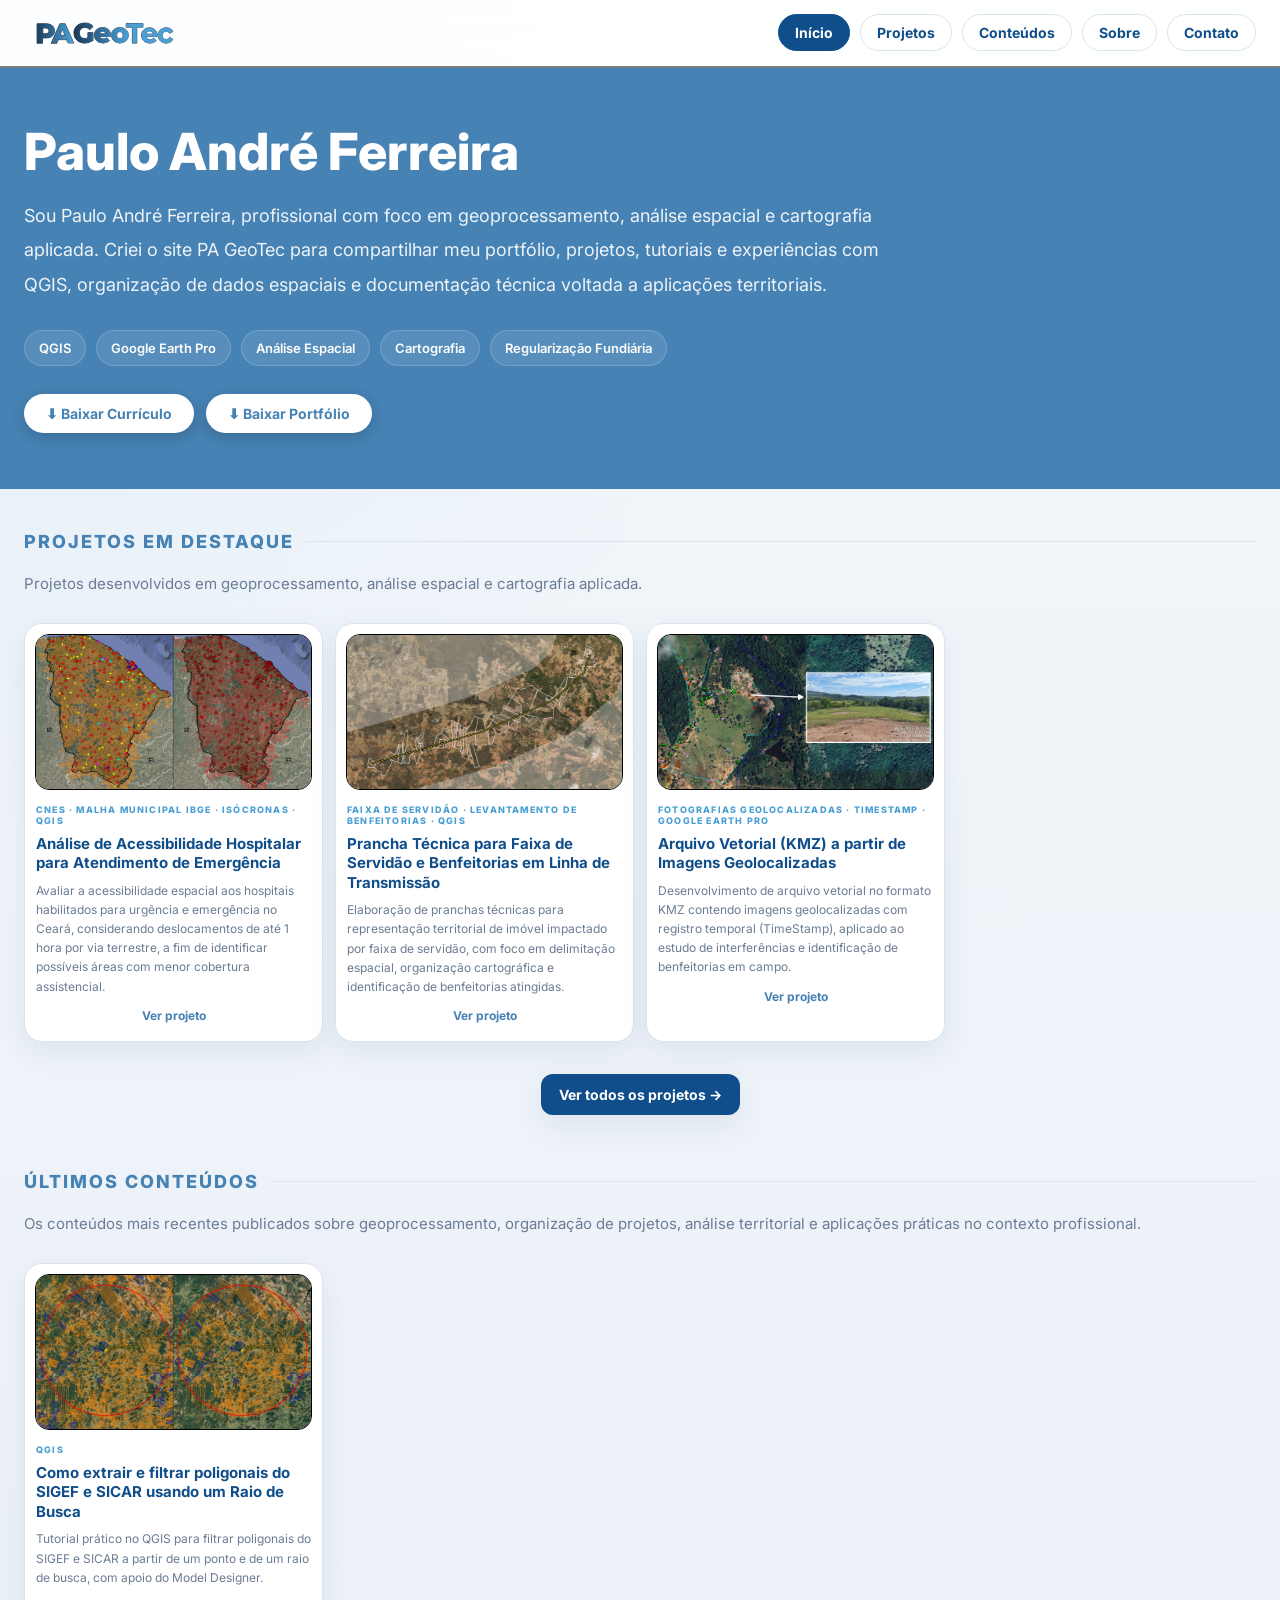
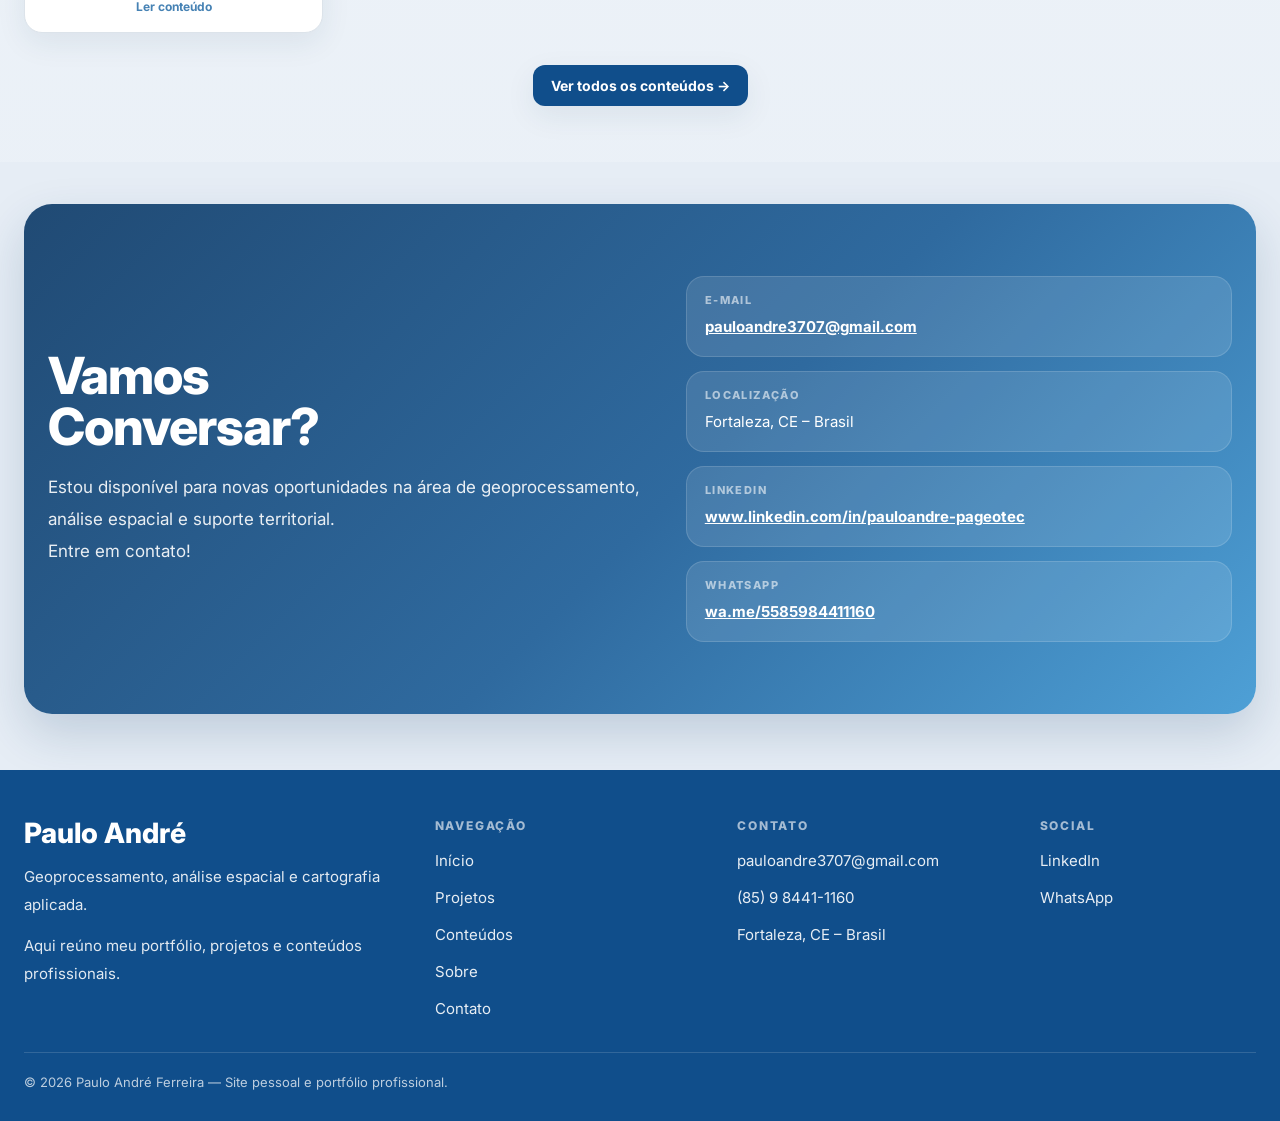
<file: index.html>
<!DOCTYPE html>
<html lang="pt-BR">
<head>
  <meta charset="UTF-8" />
  <meta name="viewport" content="width=device-width, initial-scale=1.0" />
  <title>PA GeoTec | Portfólio de Geoprocessamento</title>

  <!-- ✅ Meta Description (SEO) -->
  <meta name="description" content="Portfólio de Paulo André Ferreira — profissional em Geoprocessamento, Análise Espacial e Cartografia. Projetos com QGIS, Google Earth Pro e Regularização Fundiária." />

  <!-- ✅ Open Graph (compartilhamento em redes sociais) -->
  <meta property="og:title" content="PA GeoTec | Portfólio de Geoprocessamento" />
  <meta property="og:description" content="Portfólio de Paulo André Ferreira — Geoprocessamento, Análise Espacial e Cartografia." />
  <meta property="og:type" content="website" />
  <meta property="og:url" content="https://pageotec.com.br/" />

  <!-- ✅ Favicon -->
  <link rel="icon" href="favicon.ico" type="image/x-icon" />

  <link rel="preconnect" href="https://fonts.googleapis.com">
  <link rel="preconnect" href="https://fonts.gstatic.com" crossorigin>
  <link href="https://fonts.googleapis.com/css2?family=Inter:wght@300;400;500;600;700;800&display=swap" rel="stylesheet">

  <link rel="stylesheet" href="css/variaveis.css" />
  <link rel="stylesheet" href="css/base.css" />
  <link rel="stylesheet" href="css/layout.css" />
  <link rel="stylesheet" href="css/componentes.css" />
</head>
<body>

  <!-- Header injetado via JS -->
  <div id="site-header"></div>

  <main class="site-main">

    <!-- ── INÍCIO ── -->
    <section id="inicio" class="tab-section active">

      <section class="hero-section">
        <div class="container-wide hero-grid">
          <div class="hero-content">
            <h1>Paulo André Ferreira</h1>
            <p>
              Sou Paulo André Ferreira, profissional com foco em geoprocessamento, análise espacial 
              e cartografia aplicada. Criei o site PA GeoTec para compartilhar meu portfólio, projetos, 
              tutoriais e experiências com QGIS, organização de dados espaciais e documentação técnica voltada a aplicações territoriais.
            </p>
            <div class="hero-tags">
              <span>QGIS</span>
              <span>Google Earth Pro</span>
              <span>Análise Espacial</span>
              <span>Cartografia</span>
              <span>Regularização Fundiária</span>
            </div>

            <!-- Botões de Download -->
            <div class="hero-downloads">
              <a href="paginas/documentos/curriculo-paulo-andre-ferreira-geoprocessamento.pdf"
                download="Currículo–Paulo André Ferreira-Geoprocessamento.pdf"
                class="hero-download-btn hero-download-btn--outline">
                ⬇ Baixar Currículo
              </a>
              <a href="paginas/documentos/portfolio-paulo-andre-ferreira-geoprocessamento.pdf"
                download="Portfólio–Paulo André Ferreira-Geoprocessamento.pdf"
                class="hero-download-btn hero-download-btn--outline">
                ⬇ Baixar Portfólio
              </a>
            </div>

          </div>
        </div>
      </section>

      <div class="section-divider"></div>

      <section class="section-block">
        <div class="container-wide">
          <div class="section-title">
            <span>Projetos em Destaque</span>
            <div class="section-line"></div>
          </div>
          <p class="page-description">
            Projetos desenvolvidos em geoprocessamento, análise espacial e cartografia aplicada.
          </p>
          <div class="conteudo-grid" id="projetosDestaqueHome"></div>
          <div class="section-cta">
            <a href="paginas/projetos.html" class="btn btn-primary">
              Ver todos os projetos →
            </a>
          </div>
        </div>
      </section>

      <section class="section-block">
        <div class="container-wide">
          <div class="section-title">
            <span>Últimos Conteúdos</span>
            <div class="section-line"></div>
          </div>
          <p class="page-description">
            Os conteúdos mais recentes publicados sobre geoprocessamento, organização de projetos,
            análise territorial e aplicações práticas no contexto profissional.
          </p>
          <div class="conteudo-grid" id="ultimosPostsHome"></div>
          <div class="section-cta">
            <a href="paginas/conteudos.html" class="btn btn-primary">
              Ver todos os conteúdos →
            </a>
          </div>
        </div>
      </section>

      <!-- Seção de contato -->
      <div id="contatohome-section-content"></div>

    </section>

  </main>

  <!-- Footer injetado via JS -->
  <div id="site-footer"></div>

  <!-- ✅ defer em todos os scripts -->
  <script src="js/contato-data.js" defer></script>
  <script src="js/componentes.js" defer></script>
  <script src="js/conteudos-data.js" defer></script>
  <script src="js/projetos-data.js" defer></script>
  <script src="js/render-home-conteudos.js" defer></script>
  <script src="js/render-home-projetos.js" defer></script>
  <script src="js/render-portfolio-web.js" defer></script>
  <script src="js/render-contato.js" defer></script>
  <script src="js/main.js" defer></script>
</body>
</html>
</file>
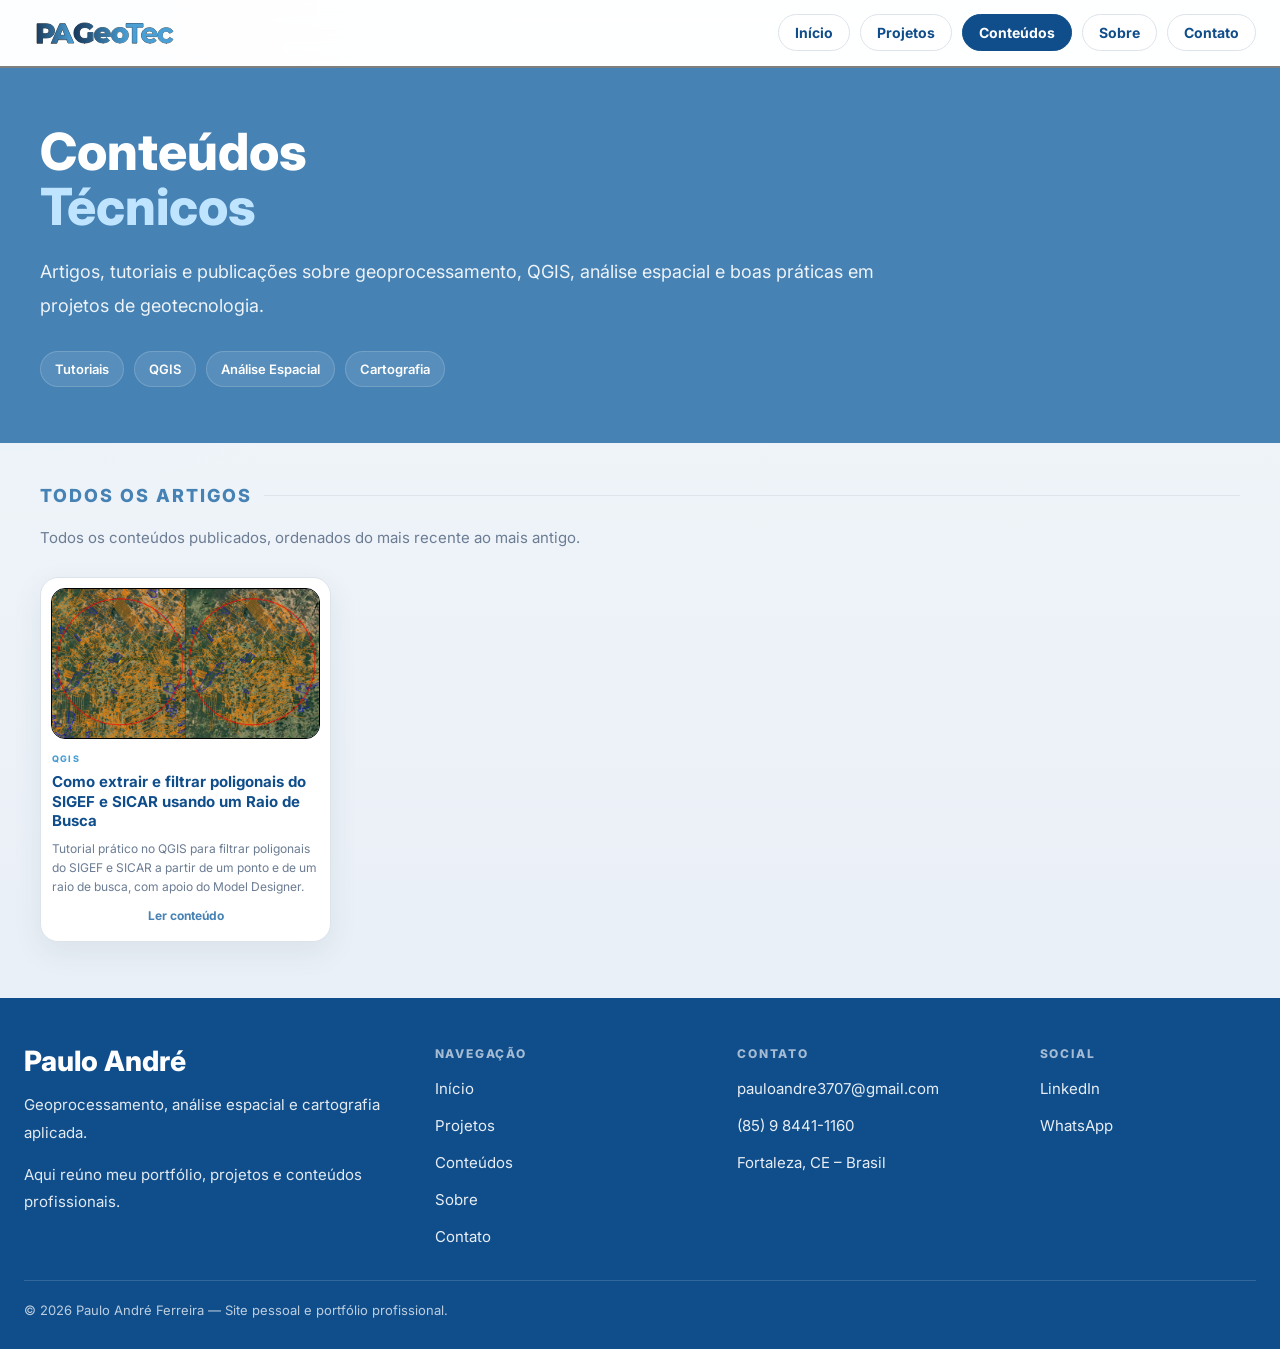
<file: paginas/conteudos.html>
<!DOCTYPE html>
<html lang="pt-BR">
<head>
  <meta charset="UTF-8" />
  <meta name="viewport" content="width=device-width, initial-scale=1.0" />
  <title>Conteúdos | PA GeoTec</title>

  <link rel="preconnect" href="https://fonts.googleapis.com">
  <link rel="preconnect" href="https://fonts.gstatic.com" crossorigin>
  <link href="https://fonts.googleapis.com/css2?family=Inter:wght@300;400;500;600;700;800&display=swap" rel="stylesheet">

  <link rel="stylesheet" href="../../css/variaveis.css" />
  <link rel="stylesheet" href="../../css/base.css" />
  <link rel="stylesheet" href="../../css/layout.css" />
  <link rel="stylesheet" href="../../css/componentes.css" />
</head>
<body>

  <div id="site-header"></div>

  <main class="site-main">

    <section class="hero-section">
      <div class="container hero-grid">
        <div class="hero-content">
          <h1>Conteúdos <span>Técnicos</span></h1>
          <p>
            Artigos, tutoriais e publicações sobre geoprocessamento, QGIS,
            análise espacial e boas práticas em projetos de geotecnologia.
          </p>
          <div class="hero-tags">
            <span>Tutoriais</span>
            <span>QGIS</span>
            <span>Análise Espacial</span>
            <span>Cartografia</span>
          </div>
        </div>
      </div>
    </section>

    <section class="section-block">
      <div class="container">
        <div class="section-title">
          <span>Todos os Artigos</span>
          <div class="section-line"></div>
        </div>
        <p class="page-description">
          Todos os conteúdos publicados, ordenados do mais recente ao mais antigo.
        </p>
        <div class="conteudo-grid" id="conteudoGridCompleto"></div>
      </div>
    </section>

  </main>

  <div id="site-footer"></div>

  <script src="../../js/contato-data.js"></script>
  <script src="../../js/componentes.js"></script>
  <script src="../../js/conteudos-data.js"></script>
  <script src="../../js/render-home-conteudos.js"></script>
</body>
</html>
</file>
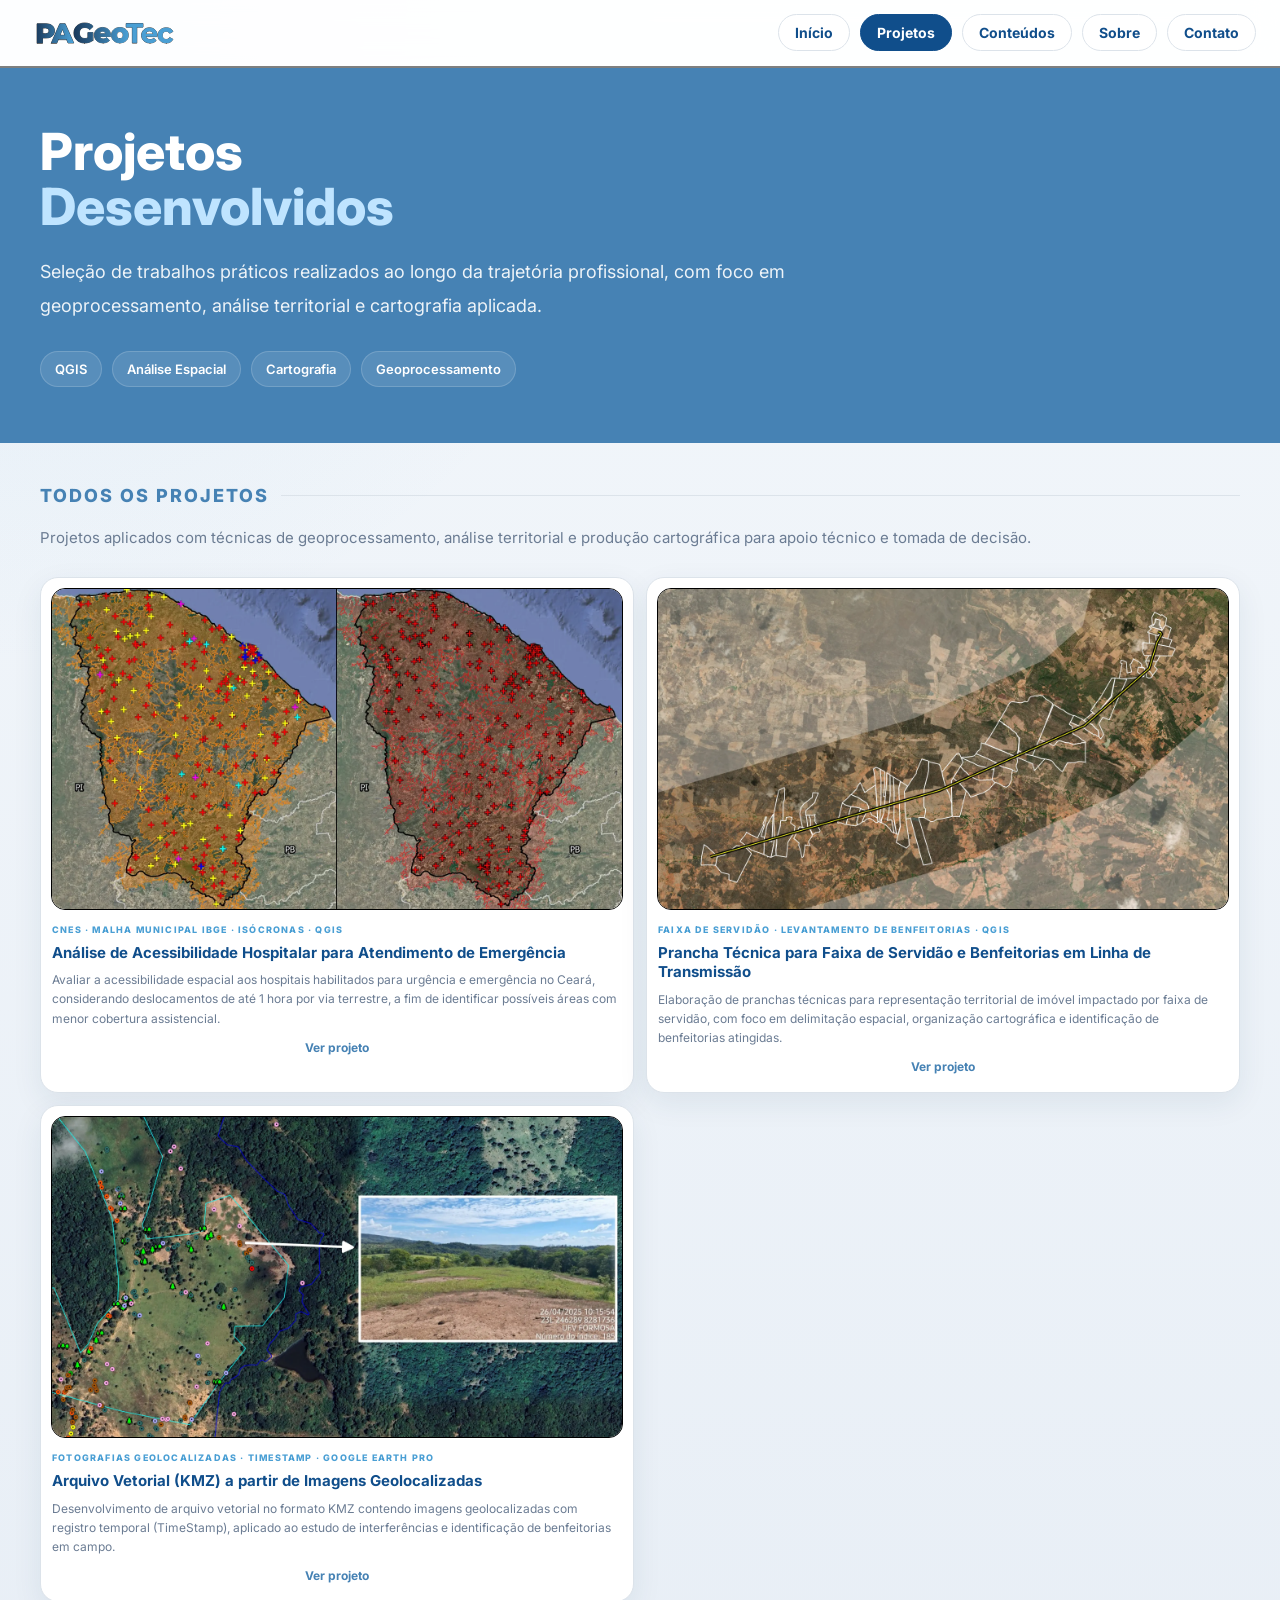
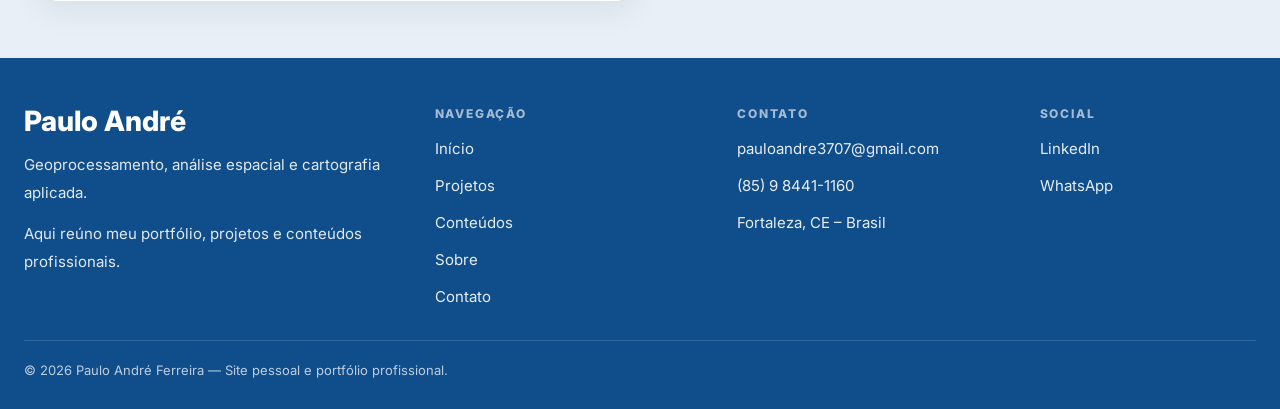
<file: paginas/projetos.html>
<!DOCTYPE html>
<html lang="pt-BR">
<head>
  <meta charset="UTF-8" />
  <meta name="viewport" content="width=device-width, initial-scale=1.0" />
  <title>Projetos | PA GeoTec</title>

  <link rel="preconnect" href="https://fonts.googleapis.com">
  <link rel="preconnect" href="https://fonts.gstatic.com" crossorigin>
  <link href="https://fonts.googleapis.com/css2?family=Inter:wght@300;400;500;600;700;800&display=swap" rel="stylesheet">

  <link rel="stylesheet" href="../../css/variaveis.css" />
  <link rel="stylesheet" href="../../css/base.css" />
  <link rel="stylesheet" href="../../css/layout.css" />
  <link rel="stylesheet" href="../../css/componentes.css" />
</head>
<body>

  <div id="site-header"></div>

  <main class="site-main">

    <section class="hero-section">
      <div class="container hero-grid">
        <div class="hero-content">
          <h1>Projetos <span>Desenvolvidos</span></h1>
          <p>
            Seleção de trabalhos práticos realizados ao longo da trajetória profissional,
            com foco em geoprocessamento, análise territorial e cartografia aplicada.
          </p>
          <div class="hero-tags">
            <span>QGIS</span>
            <span>Análise Espacial</span>
            <span>Cartografia</span>
            <span>Geoprocessamento</span>
          </div>
        </div>
      </div>
    </section>

    <section class="section-block">
      <div class="container">
        <div class="section-title">
          <span>Todos os Projetos</span>
          <div class="section-line"></div>
        </div>
        <p class="page-description">
          Projetos aplicados com técnicas de geoprocessamento, análise territorial
          e produção cartográfica para apoio técnico e tomada de decisão.
        </p>

        <!-- Conteúdo dos projetos será adicionado aqui -->
        <div class="projetos-grid" id="projetosGridCompleto"></div>

      </div>
    </section>

  </main>

  <div id="site-footer"></div>

  <script src="../../js/contato-data.js"></script>
  <script src="../../js/componentes.js"></script>
  <script src="../../js/projetos-data.js"></script>
  <script src="../../js/render-home-projetos.js"></script>
</body>
</html>
</file>
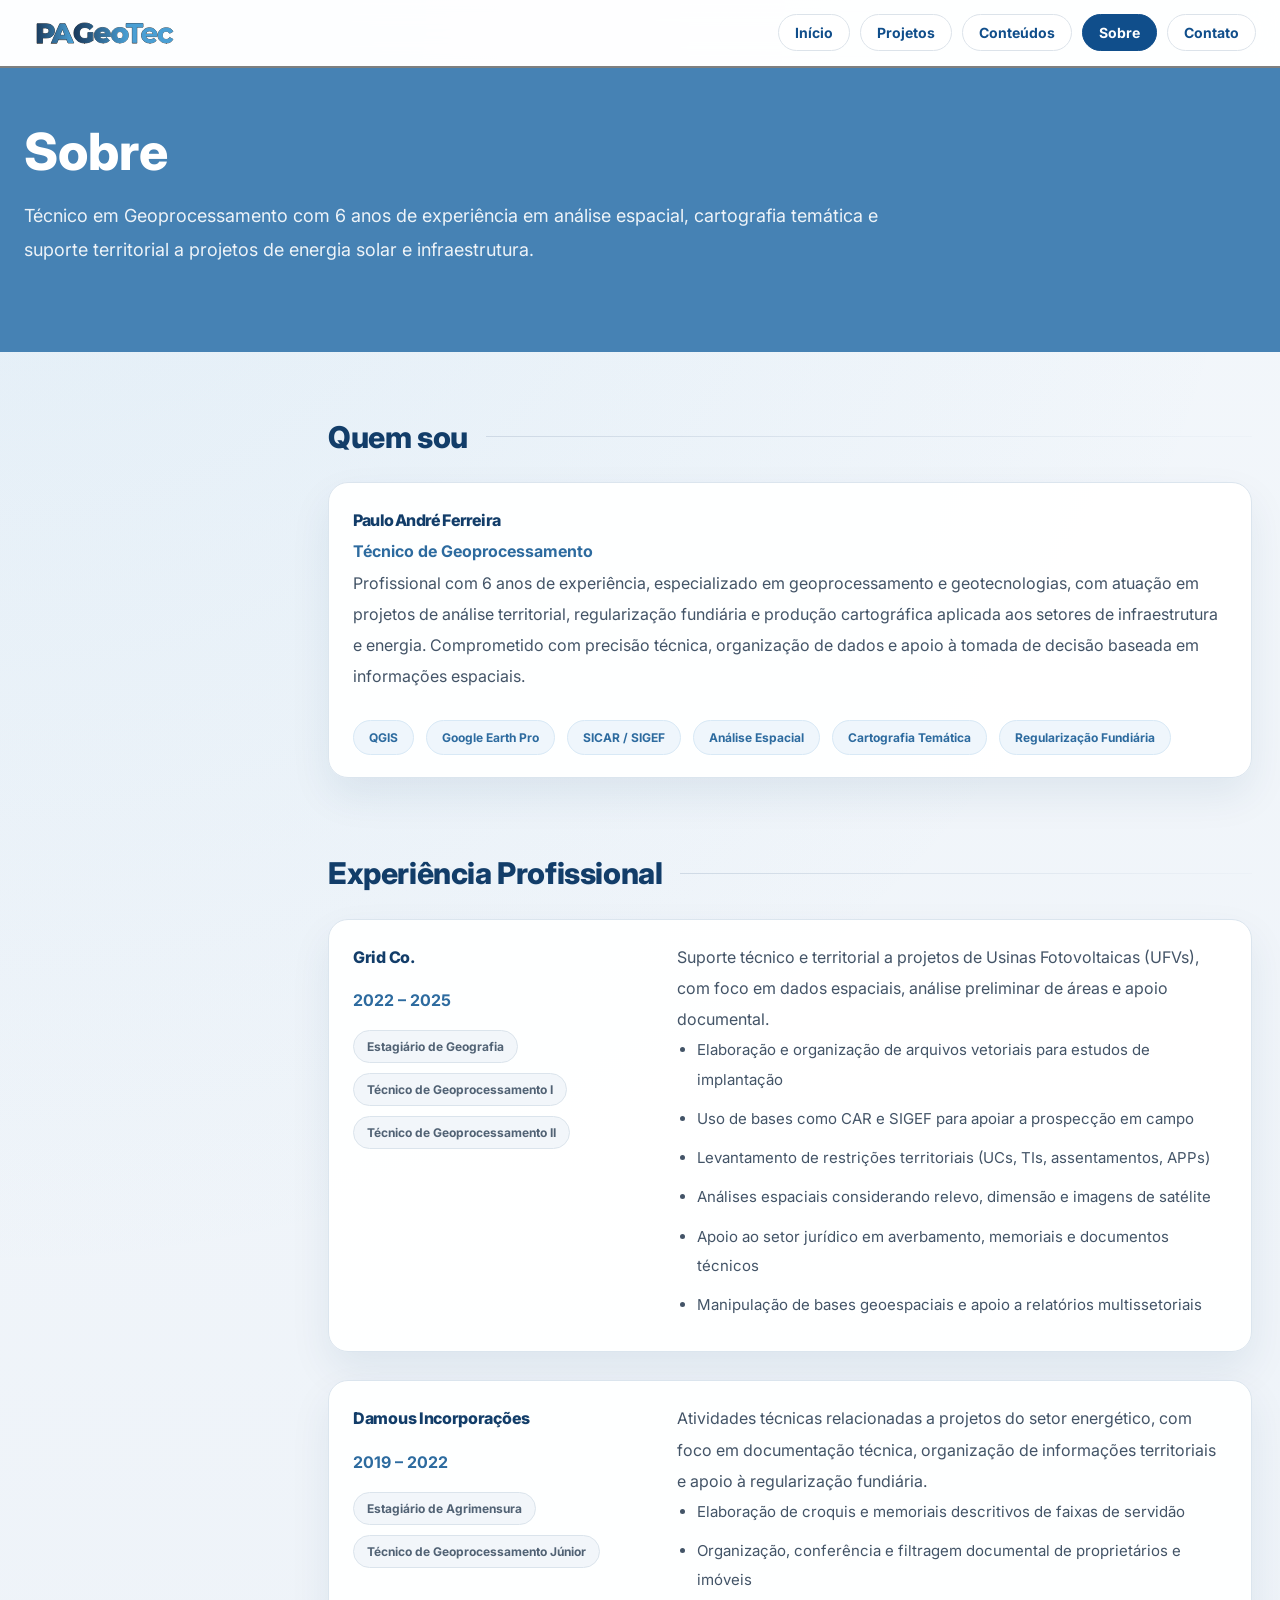
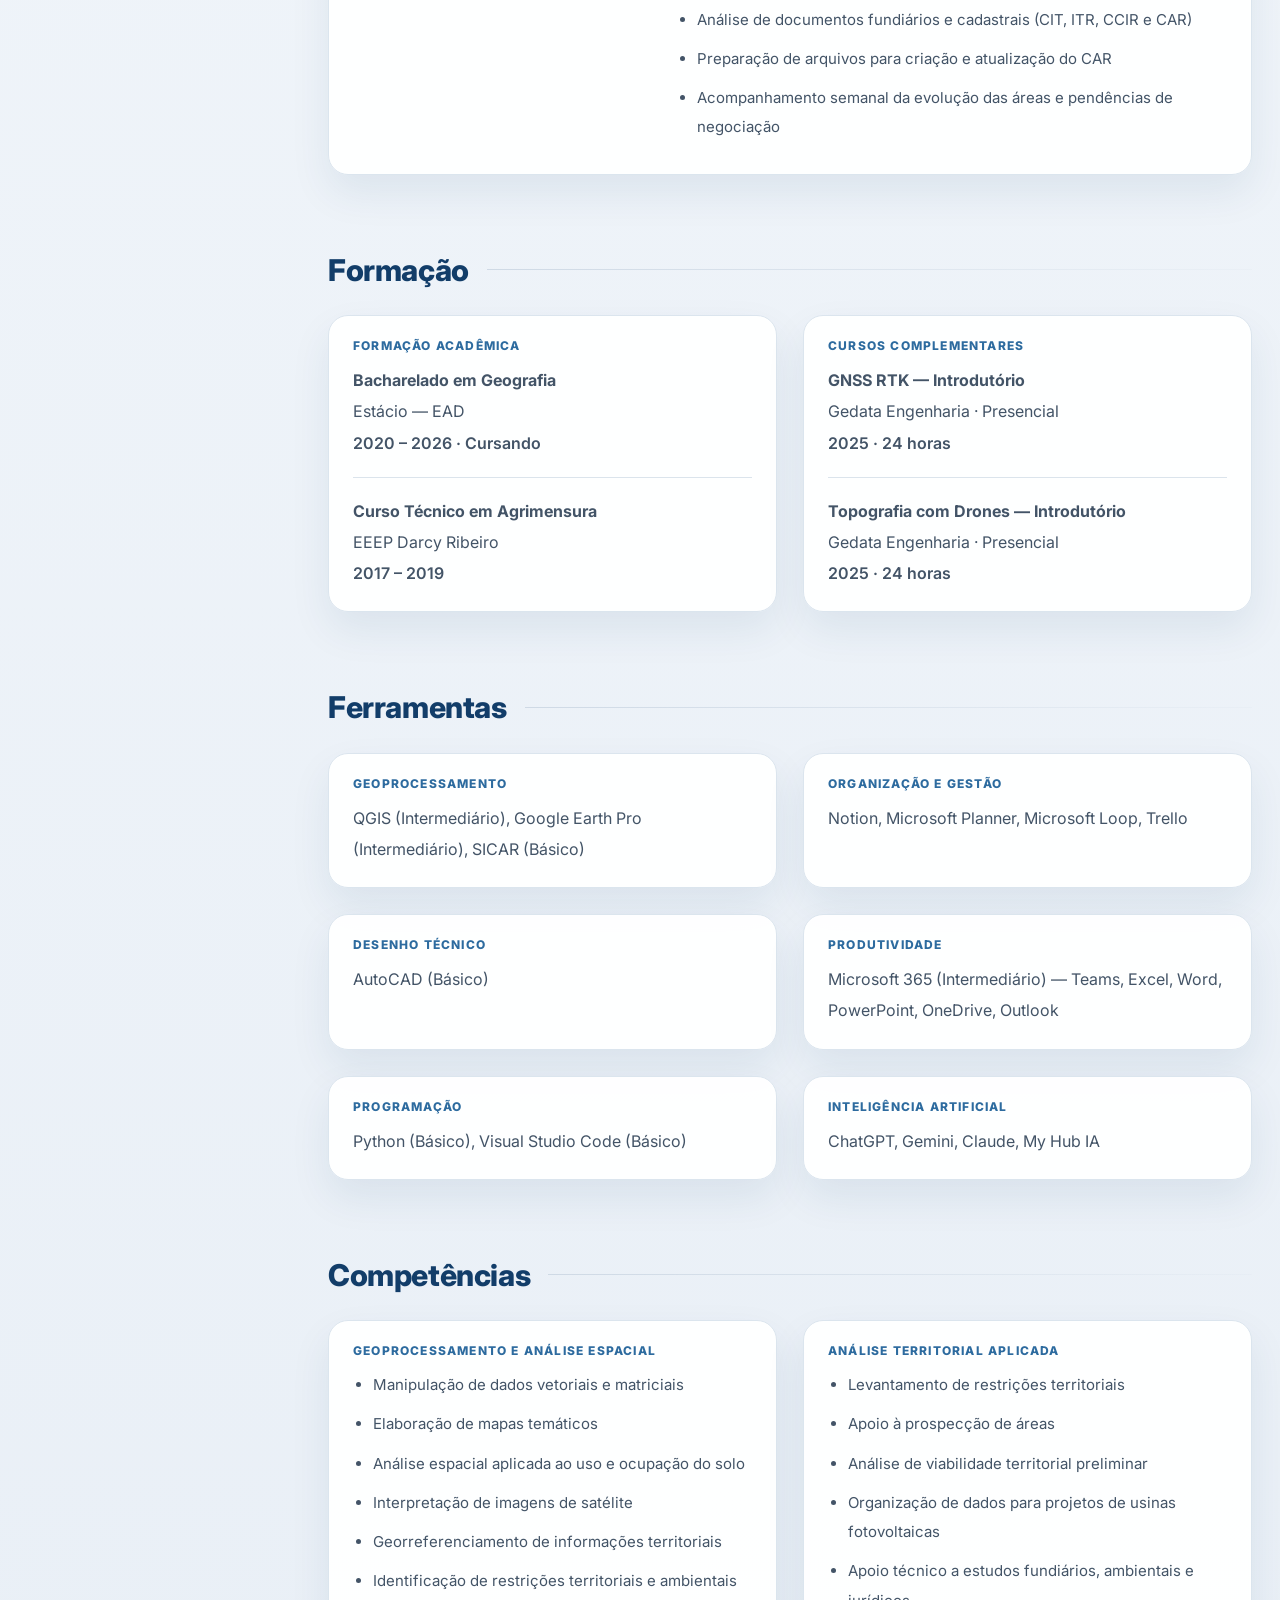
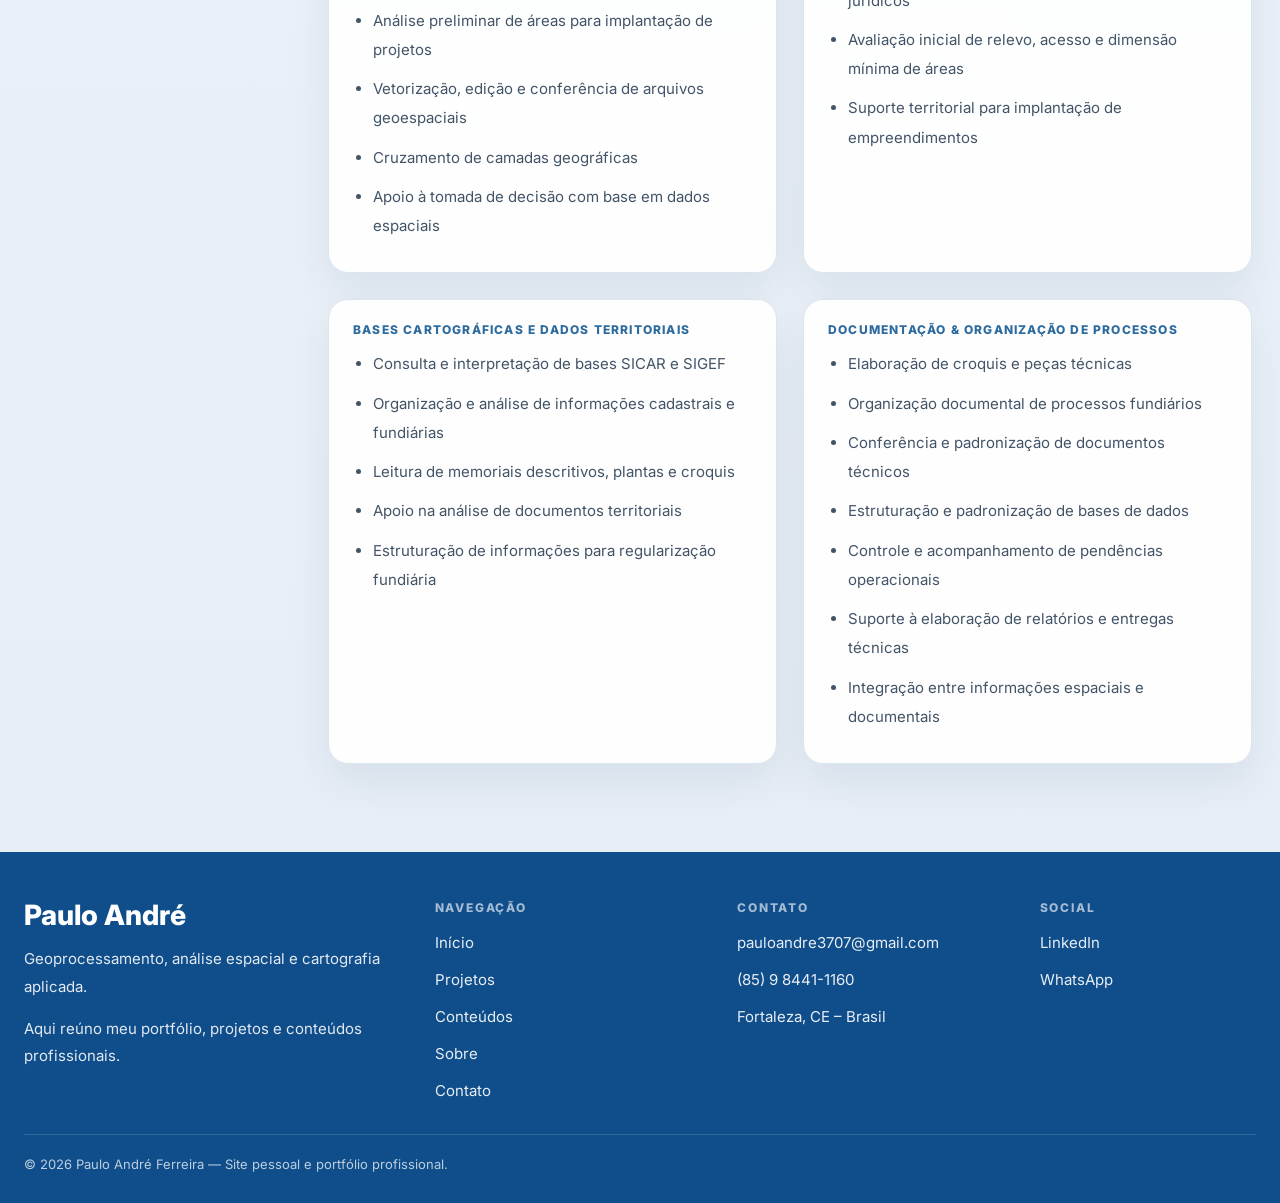
<file: paginas/sobre.html>
<!DOCTYPE html>
<html lang="pt-BR">
<head>
  <meta charset="UTF-8" />
  <meta name="viewport" content="width=device-width, initial-scale=1.0" />
  <title>Sobre | PA GeoTec</title>

  <link rel="preconnect" href="https://fonts.googleapis.com">
  <link rel="preconnect" href="https://fonts.gstatic.com" crossorigin>
  <link href="https://fonts.googleapis.com/css2?family=Inter:wght@300;400;500;600;700;800&display=swap" rel="stylesheet">

  <link rel="stylesheet" href="../css/variaveis.css" />
  <link rel="stylesheet" href="../css/base.css" />
  <link rel="stylesheet" href="../css/layout.css" />
  <link rel="stylesheet" href="../css/componentes.css" />
</head>
<body>

  <div id="site-header"></div>

  <main class="site-main">

    <!-- ══ HERO ══ -->
    <section class="hero-section">
      <div class="container-wide hero-grid">
        <div class="hero-content">
          <h1>Sobre</h1>
          <p>
            Técnico em Geoprocessamento com 6 anos de experiência em análise espacial,
            cartografia temática e suporte territorial a projetos de energia solar
            e infraestrutura.
          </p>
        </div>
      </div>
    </section>

    <!-- ══ CONTEÚDO PRINCIPAL ══ -->
    <div class="portfolio-main-grid" id="sobre-main-grid" style="padding-bottom: 88px;">

      <!-- ── SIDEBAR ── -->
      <aside class="portfolio-sidebar" id="sobre-sidebar">
        <div class="portfolio-sidebar-inner">
          <p class="portfolio-sidebar-label">Nesta página</p>
          <nav class="portfolio-sidebar-nav">
            <a href="#sobre-quem"        class="portfolio-sidebar-link active">Quem sou</a>
            <a href="#sobre-experiencia" class="portfolio-sidebar-link">Experiência</a>
            <a href="#sobre-formacao"    class="portfolio-sidebar-link">Formação</a>
            <a href="#sobre-ferramentas" class="portfolio-sidebar-link">Ferramentas</a>
            <a href="#sobre-competencias"class="portfolio-sidebar-link">Competências</a>
          </nav>
        </div>
      </aside>

      <!-- ── CONTEÚDO ── -->
      <div class="portfolio-main-content">

        <!-- ════ QUEM SOU ════ -->
        <section class="portfolio-section" id="sobre-quem">
          <div class="portfolio-section-header">
            <h2>Quem sou</h2>
            <div class="portfolio-section-line"></div>
          </div>

          <div class="card-bloc-fundo-branco">
            <div>
              <p class="portfolio-profile-name">Paulo André Ferreira</p>
              <p class="portfolio-profile-role">Técnico de Geoprocessamento</p>
              <p class="portfolio-profile-text">
                Profissional com 6 anos de experiência, especializado em geoprocessamento e geotecnologias,
                com atuação em projetos de análise territorial, regularização fundiária
                e produção cartográfica aplicada aos setores de infraestrutura e energia.
                Comprometido com precisão técnica, organização de dados e apoio à
                tomada de decisão baseada em informações espaciais.
              </p>
              <div class="portfolio-chip-list">
                <span class="portfolio-chip">QGIS</span>
                <span class="portfolio-chip">Google Earth Pro</span>
                <span class="portfolio-chip">SICAR / SIGEF</span>
                <span class="portfolio-chip">Análise Espacial</span>
                <span class="portfolio-chip">Cartografia Temática</span>
                <span class="portfolio-chip">Regularização Fundiária</span>
              </div>
            </div>

          </div>
        </section>


        <!-- ════ EXPERIÊNCIA ════ -->
        <section class="portfolio-section" id="sobre-experiencia">
          <div class="portfolio-section-header">
            <h2>Experiência Profissional</h2>
            <div class="portfolio-section-line"></div>
          </div>

          <!-- Card Grid Co. -->
          <div class="card-bloc-fundo-branco">
            <div class="portfolio-experience-item" style="padding-top:0; border-top:none;">
              <div class="portfolio-experience-side">
                <p class="portfolio-experience-company">Grid Co.</p>
                <p class="portfolio-experience-period">2022 – 2025</p>
                <div class="portfolio-role-stack">
                  <span class="portfolio-role-badge">Estagiário de Geografia</span>
                  <span class="portfolio-role-badge">Técnico de Geoprocessamento I</span>
                  <span class="portfolio-role-badge">Técnico de Geoprocessamento II</span>
                </div>
              </div>
              <div class="portfolio-experience-body">
                <p>
                  Suporte técnico e territorial a projetos de Usinas Fotovoltaicas (UFVs),
                  com foco em dados espaciais, análise preliminar de áreas e apoio documental.
                </p>
                <ul class="portfolio-bullet-list">
                  <li>Elaboração e organização de arquivos vetoriais para estudos de implantação</li>
                  <li>Uso de bases como CAR e SIGEF para apoiar a prospecção em campo</li>
                  <li>Levantamento de restrições territoriais (UCs, TIs, assentamentos, APPs)</li>
                  <li>Análises espaciais considerando relevo, dimensão e imagens de satélite</li>
                  <li>Apoio ao setor jurídico em averbamento, memoriais e documentos técnicos</li>
                  <li>Manipulação de bases geoespaciais e apoio a relatórios multissetoriais</li>
                </ul>
              </div>
            </div>
          </div>

          <!-- Card Damous -->
          <div class="card-bloc-fundo-branco">
            <div class="portfolio-experience-item" style="padding-top:0; border-top:none;">
              <div class="portfolio-experience-side">
                <p class="portfolio-experience-company">Damous Incorporações</p>
                <p class="portfolio-experience-period">2019 – 2022</p>
                <div class="portfolio-role-stack">
                  <span class="portfolio-role-badge">Estagiário de Agrimensura</span>
                  <span class="portfolio-role-badge">Técnico de Geoprocessamento Júnior</span>
                </div>
              </div>
              <div class="portfolio-experience-body">
                <p>
                  Atividades técnicas relacionadas a projetos do setor energético, com foco em
                  documentação técnica, organização de informações territoriais e apoio à
                  regularização fundiária.
                </p>
                <ul class="portfolio-bullet-list">
                  <li>Elaboração de croquis e memoriais descritivos de faixas de servidão</li>
                  <li>Organização, conferência e filtragem documental de proprietários e imóveis</li>
                  <li>Análise de documentos fundiários e cadastrais (CIT, ITR, CCIR e CAR)</li>
                  <li>Preparação de arquivos para criação e atualização do CAR</li>
                  <li>Acompanhamento semanal da evolução das áreas e pendências de negociação</li>
                </ul>
              </div>
            </div>
          </div>

        </section>


        <!-- ════ FORMAÇÃO ════ -->
        <section class="portfolio-section" id="sobre-formacao">
          <div class="portfolio-section-header">
            <h2>Formação</h2>
            <div class="portfolio-section-line"></div>
          </div>

          <div class="portfolio-project-grid">

            <!-- Card Formação Acadêmica -->
            <div class="card-bloc-fundo-branco">
              <h4>Formação Acadêmica</h4>
              <div class="portfolio-plain-list">
                <div class="portfolio-plain-item">
                  <p class="portfolio-plain-title">Bacharelado em Geografia</p>
                  <p class="portfolio-plain-subtitle">Estácio — EAD</p>
                  <p class="portfolio-plain-meta">2020 – 2026 · Cursando</p>
                </div>
                <div class="portfolio-plain-item">
                  <p class="portfolio-plain-title">Curso Técnico em Agrimensura</p>
                  <p class="portfolio-plain-subtitle">EEEP Darcy Ribeiro</p>
                  <p class="portfolio-plain-meta">2017 – 2019</p>
                </div>
              </div>
            </div>

            <!-- Card Cursos Complementares -->
            <div class="card-bloc-fundo-branco">
              <h4>Cursos Complementares</h4>
              <div class="portfolio-plain-list">
                <div class="portfolio-plain-item">
                  <p class="portfolio-plain-title">GNSS RTK — Introdutório</p>
                  <p class="portfolio-plain-subtitle">Gedata Engenharia · Presencial</p>
                  <p class="portfolio-plain-meta">2025 · 24 horas</p>
                </div>
                <div class="portfolio-plain-item">
                  <p class="portfolio-plain-title">Topografia com Drones — Introdutório</p>
                  <p class="portfolio-plain-subtitle">Gedata Engenharia · Presencial</p>
                  <p class="portfolio-plain-meta">2025 · 24 horas</p>
                </div>
              </div>
            </div>

          </div>
        </section>


        <!-- ════ FERRAMENTAS ════ -->
        <section class="portfolio-section" id="sobre-ferramentas">
          <div class="portfolio-section-header">
            <h2>Ferramentas</h2>
            <div class="portfolio-section-line"></div>
          </div>

          <div class="portfolio-project-grid">

            <div class="card-bloc-fundo-branco">
              <h4>Geoprocessamento</h4>
              <p>QGIS (Intermediário), Google Earth Pro (Intermediário), SICAR (Básico)</p>
            </div>

            <div class="card-bloc-fundo-branco">
              <h4>Organização e Gestão</h4>
              <p>Notion, Microsoft Planner, Microsoft Loop, Trello</p>
            </div>

            <div class="card-bloc-fundo-branco">
              <h4>Desenho Técnico</h4>
              <p>AutoCAD (Básico)</p>
            </div>

            <div class="card-bloc-fundo-branco">
              <h4>Produtividade</h4>
              <p>Microsoft 365 (Intermediário) — Teams, Excel, Word, PowerPoint, OneDrive, Outlook</p>
            </div>

            <div class="card-bloc-fundo-branco">
              <h4>Programação</h4>
              <p>Python (Básico), Visual Studio Code (Básico)</p>
            </div>

            <div class="card-bloc-fundo-branco">
              <h4>Inteligência Artificial</h4>
              <p>ChatGPT, Gemini, Claude, My Hub IA</p>
            </div>

          </div>
        </section>


        <!-- ════ COMPETÊNCIAS ════ -->
        <section class="portfolio-section" id="sobre-competencias">
          <div class="portfolio-section-header">
            <h2>Competências</h2>
            <div class="portfolio-section-line"></div>
          </div>

          <div class="portfolio-project-grid">

            <div class="card-bloc-fundo-branco">
              <h4>Geoprocessamento e Análise Espacial</h4>
              <ul class="portfolio-bullet-list">
                <li>Manipulação de dados vetoriais e matriciais</li>
                <li>Elaboração de mapas temáticos</li>
                <li>Análise espacial aplicada ao uso e ocupação do solo</li>
                <li>Interpretação de imagens de satélite</li>
                <li>Georreferenciamento de informações territoriais</li>
                <li>Identificação de restrições territoriais e ambientais</li>
                <li>Análise preliminar de áreas para implantação de projetos</li>
                <li>Vetorização, edição e conferência de arquivos geoespaciais</li>
                <li>Cruzamento de camadas geográficas</li>
                <li>Apoio à tomada de decisão com base em dados espaciais</li>
              </ul>
            </div>

            <div class="card-bloc-fundo-branco">
              <h4>Análise Territorial Aplicada</h4>
              <ul class="portfolio-bullet-list">
                <li>Levantamento de restrições territoriais</li>
                <li>Apoio à prospecção de áreas</li>
                <li>Análise de viabilidade territorial preliminar</li>
                <li>Organização de dados para projetos de usinas fotovoltaicas</li>
                <li>Apoio técnico a estudos fundiários, ambientais e jurídicos</li>
                <li>Avaliação inicial de relevo, acesso e dimensão mínima de áreas</li>
                <li>Suporte territorial para implantação de empreendimentos</li>
              </ul>
            </div>

            <div class="card-bloc-fundo-branco">
              <h4>Bases Cartográficas e Dados Territoriais</h4>
              <ul class="portfolio-bullet-list">
                <li>Consulta e interpretação de bases SICAR e SIGEF</li>
                <li>Organização e análise de informações cadastrais e fundiárias</li>
                <li>Leitura de memoriais descritivos, plantas e croquis</li>
                <li>Apoio na análise de documentos territoriais</li>
                <li>Estruturação de informações para regularização fundiária</li>
              </ul>
            </div>

            <div class="card-bloc-fundo-branco">
              <h4>Documentação & Organização de Processos</h4>
              <ul class="portfolio-bullet-list">
                <li>Elaboração de croquis e peças técnicas</li>
                <li>Organização documental de processos fundiários</li>
                <li>Conferência e padronização de documentos técnicos</li>
                <li>Estruturação e padronização de bases de dados</li>
                <li>Controle e acompanhamento de pendências operacionais</li>
                <li>Suporte à elaboração de relatórios e entregas técnicas</li>
                <li>Integração entre informações espaciais e documentais</li>
              </ul>
            </div>

          </div>
        </section>

      </div><!-- /portfolio-main-content -->
    </div><!-- /portfolio-main-grid -->

  </main>

  <div id="site-footer"></div>

  <script src="../js/contato-data.js"></script>
  <script src="../js/componentes.js"></script>
  <script src="../js/sobre.js"></script>
</body>
</html>
</file>
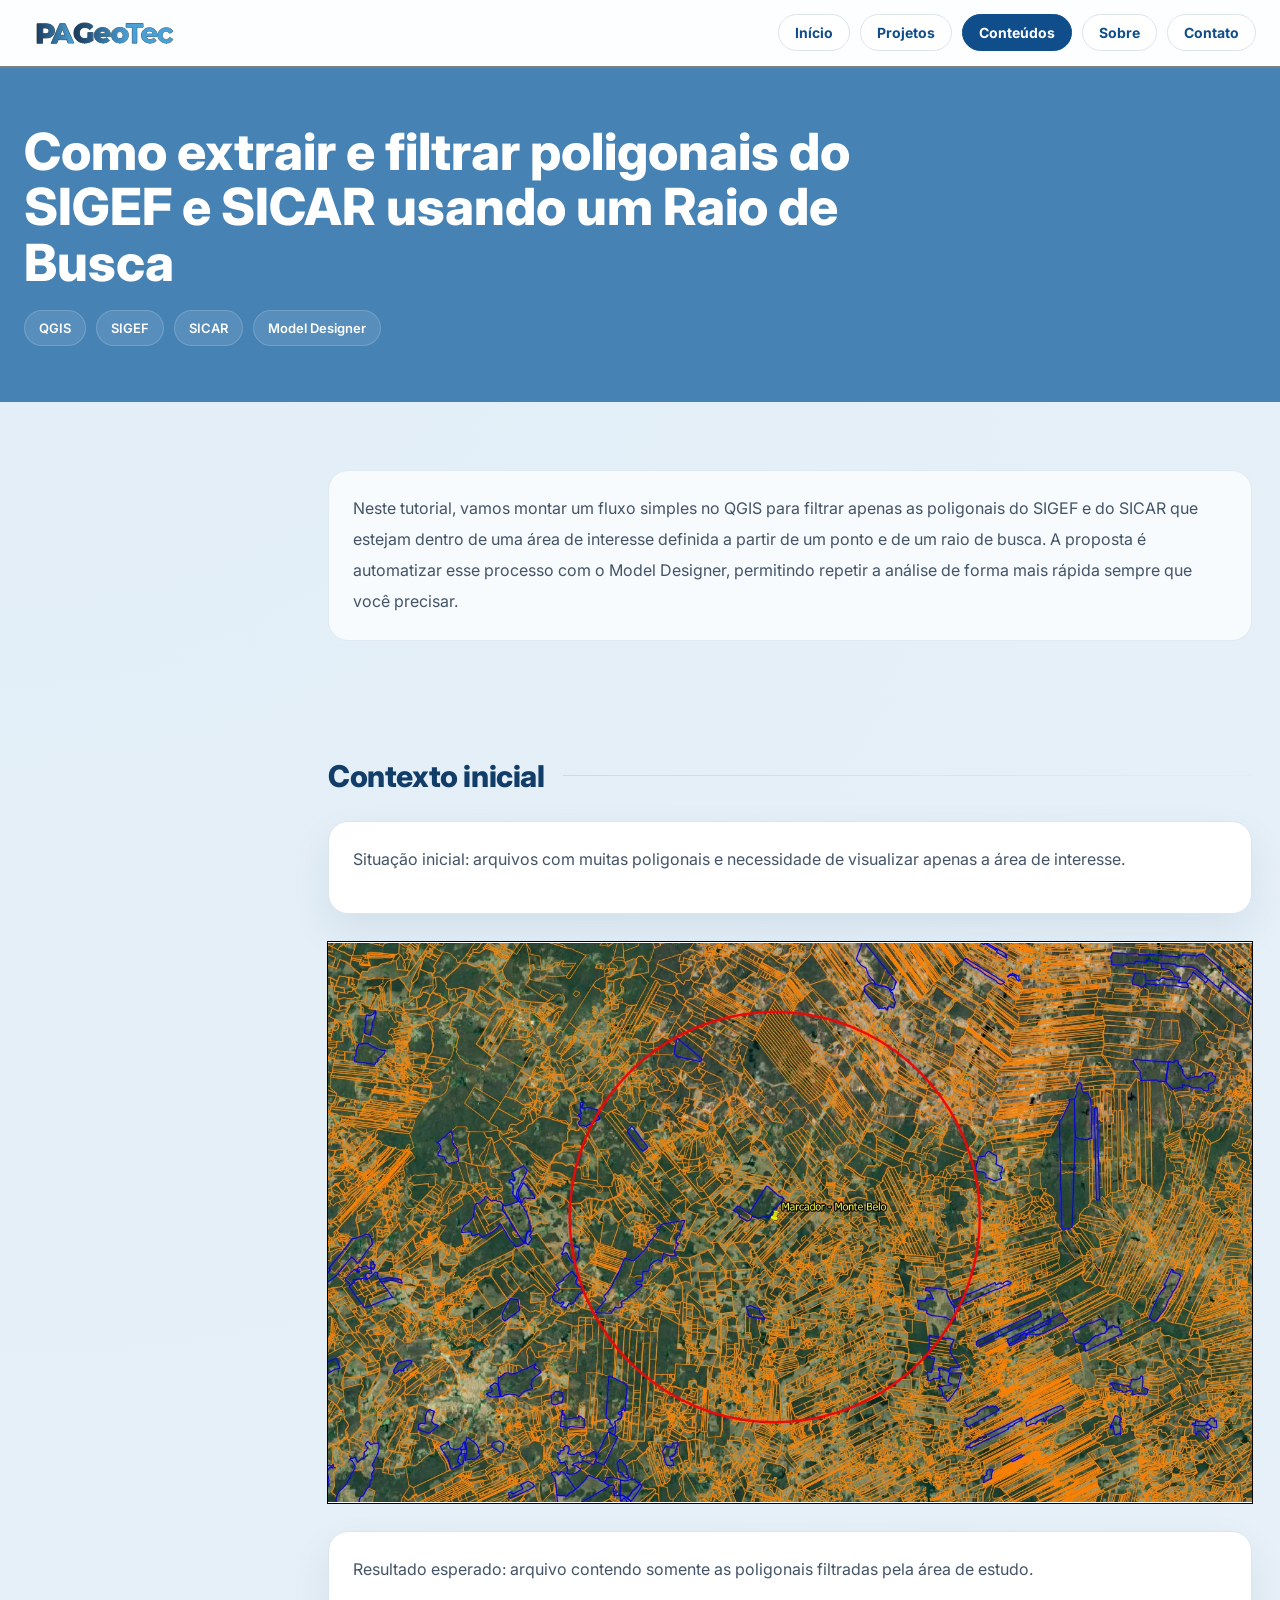
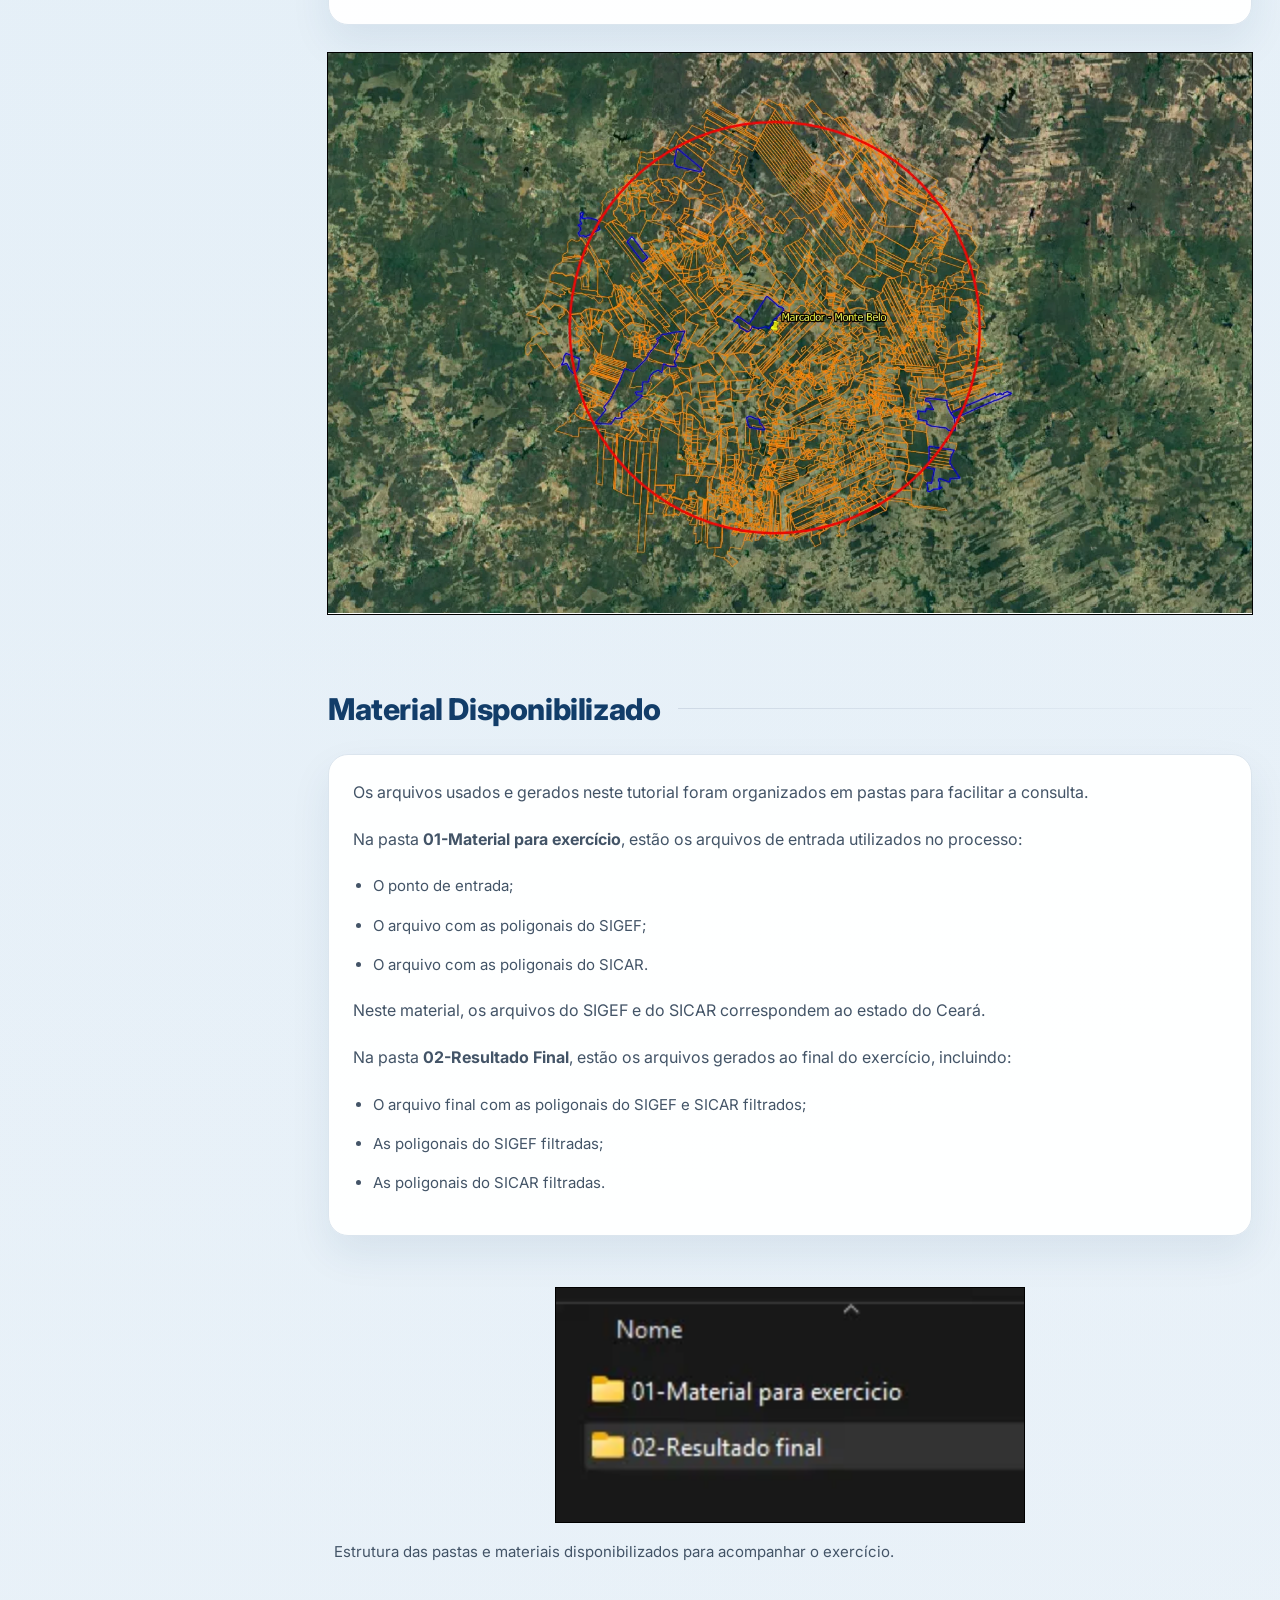
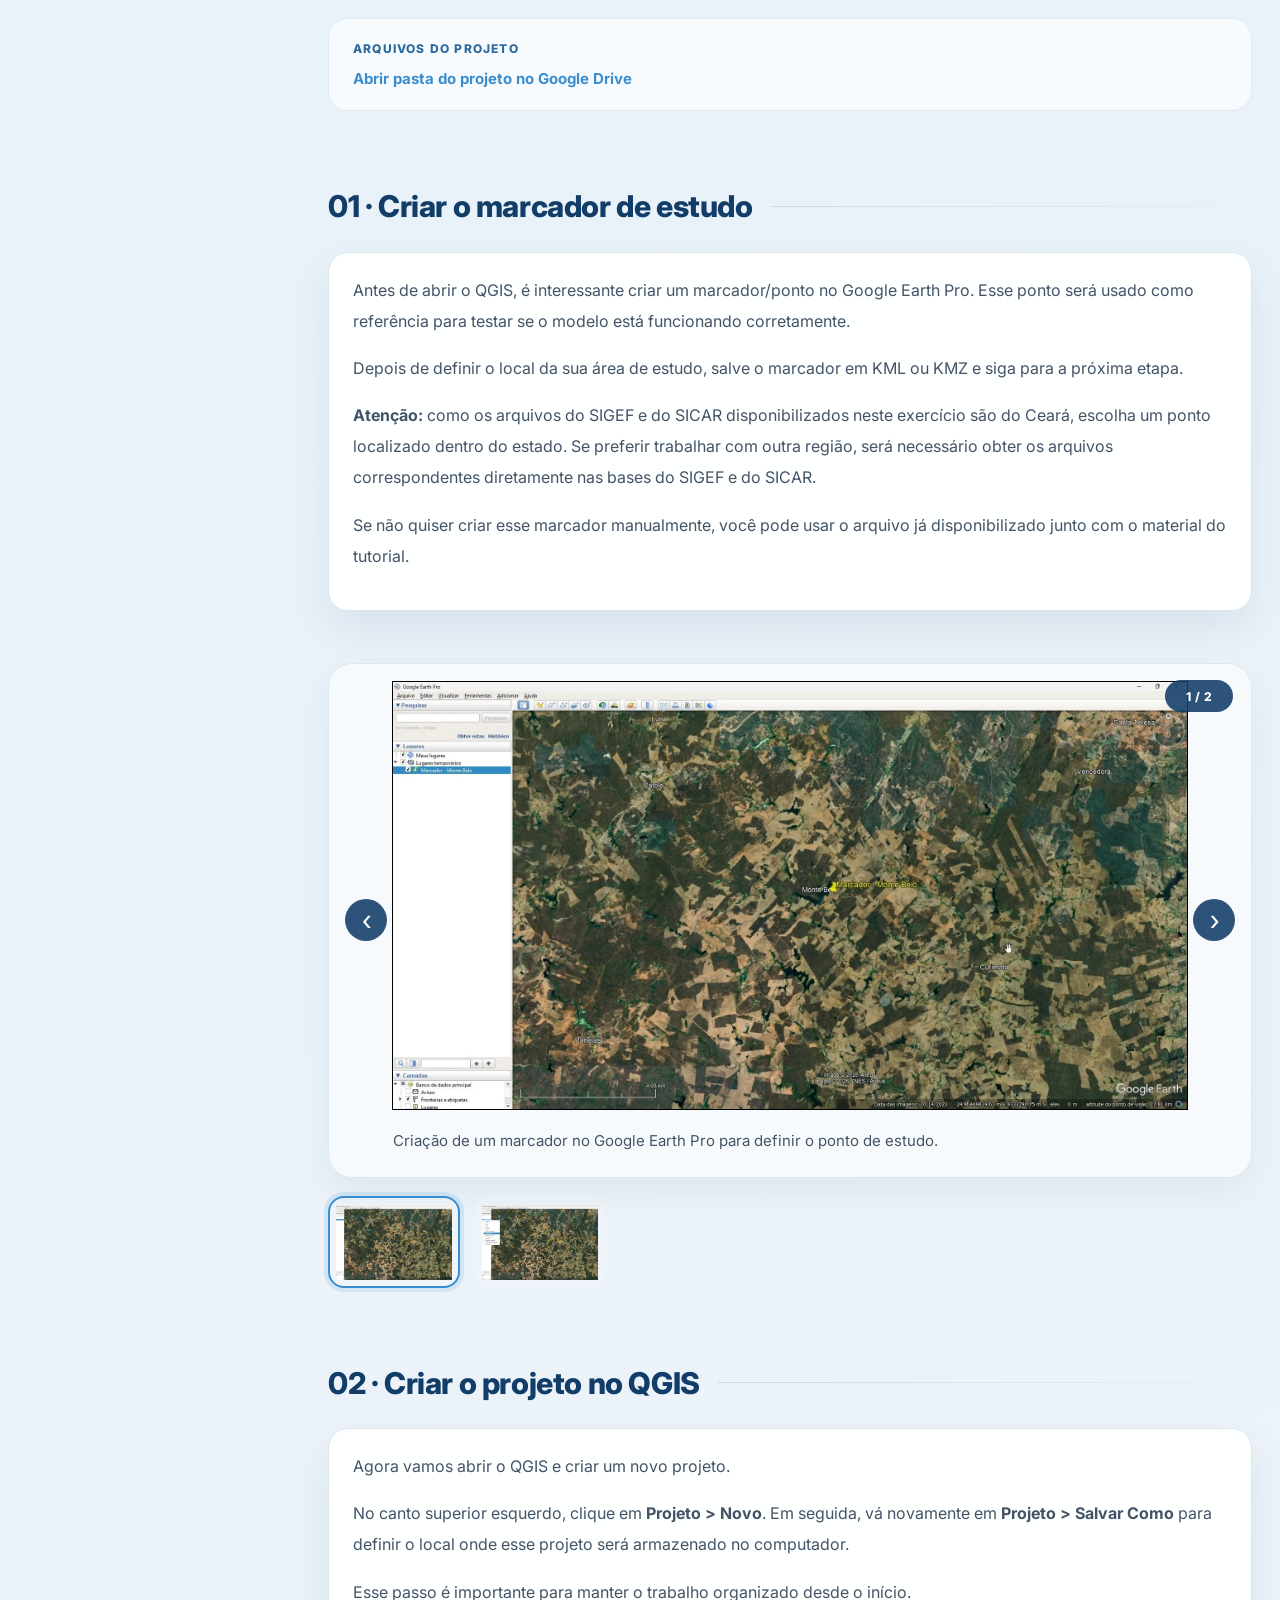
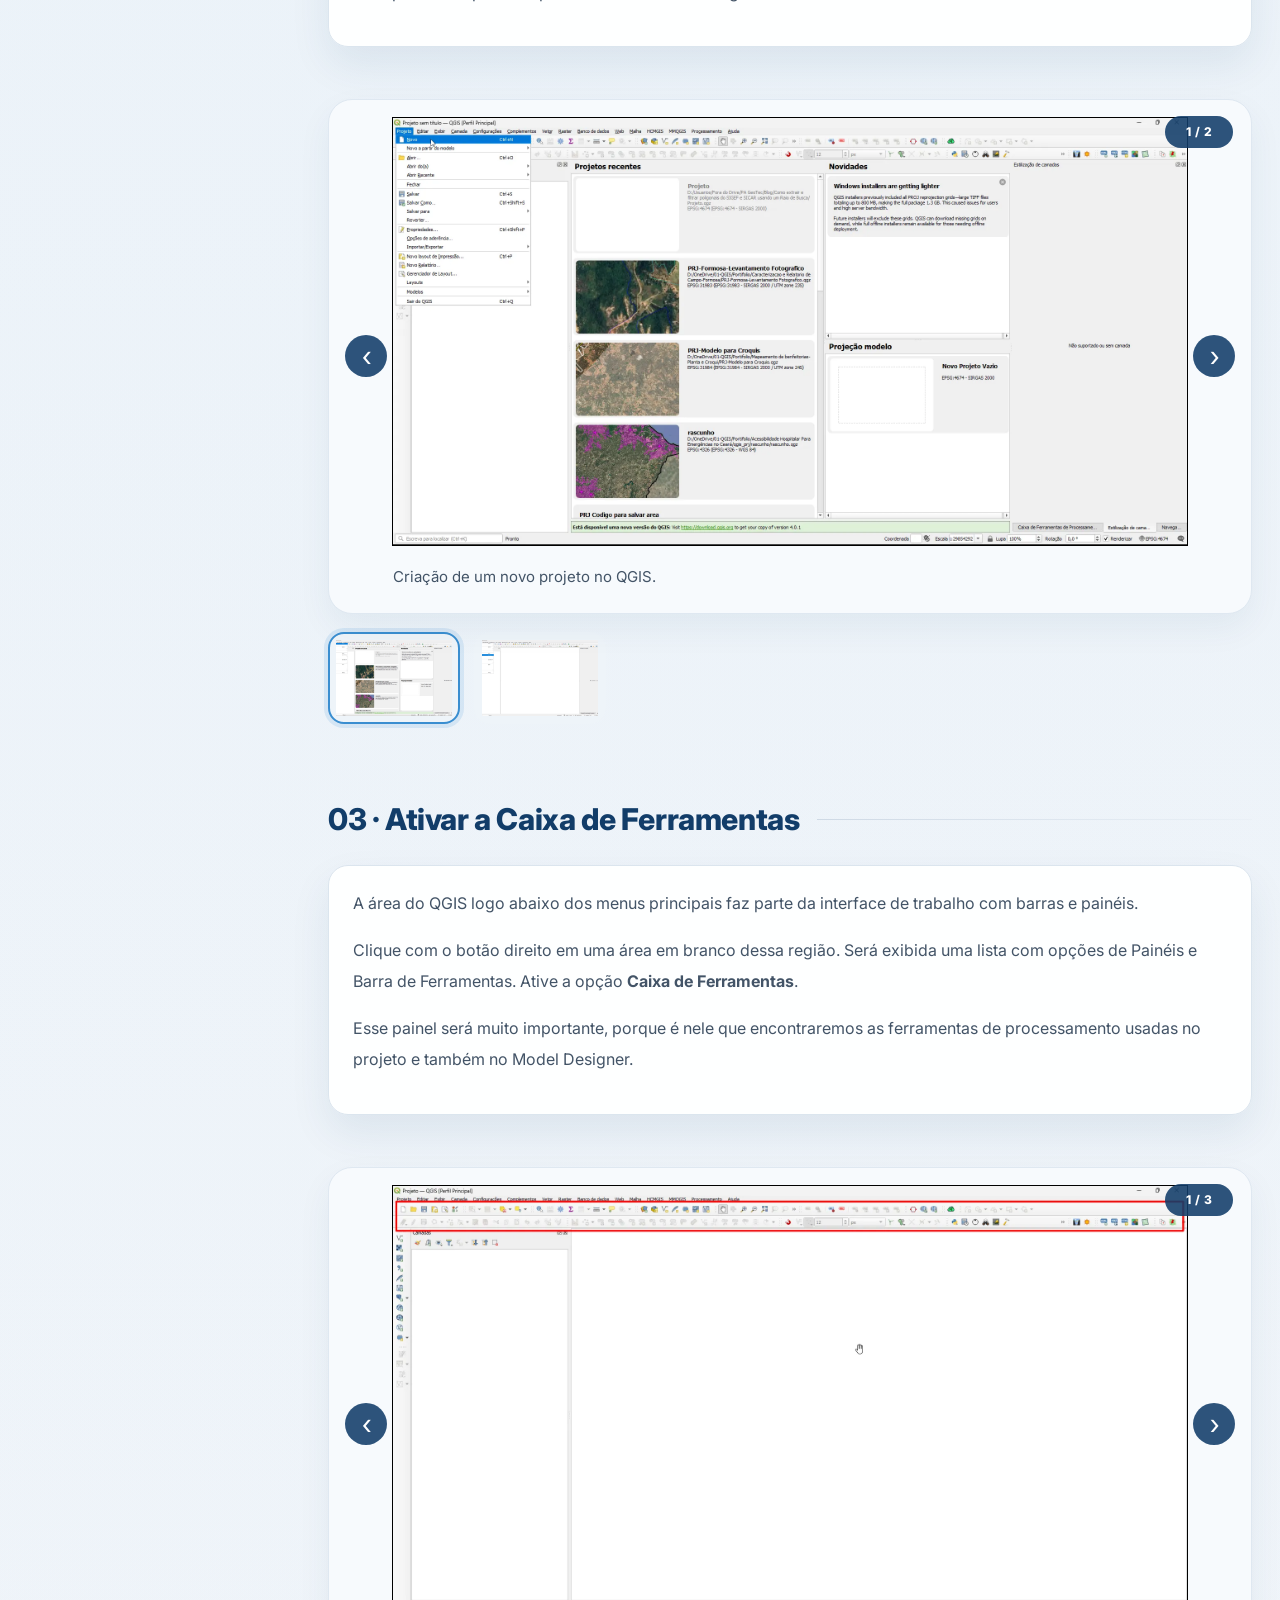
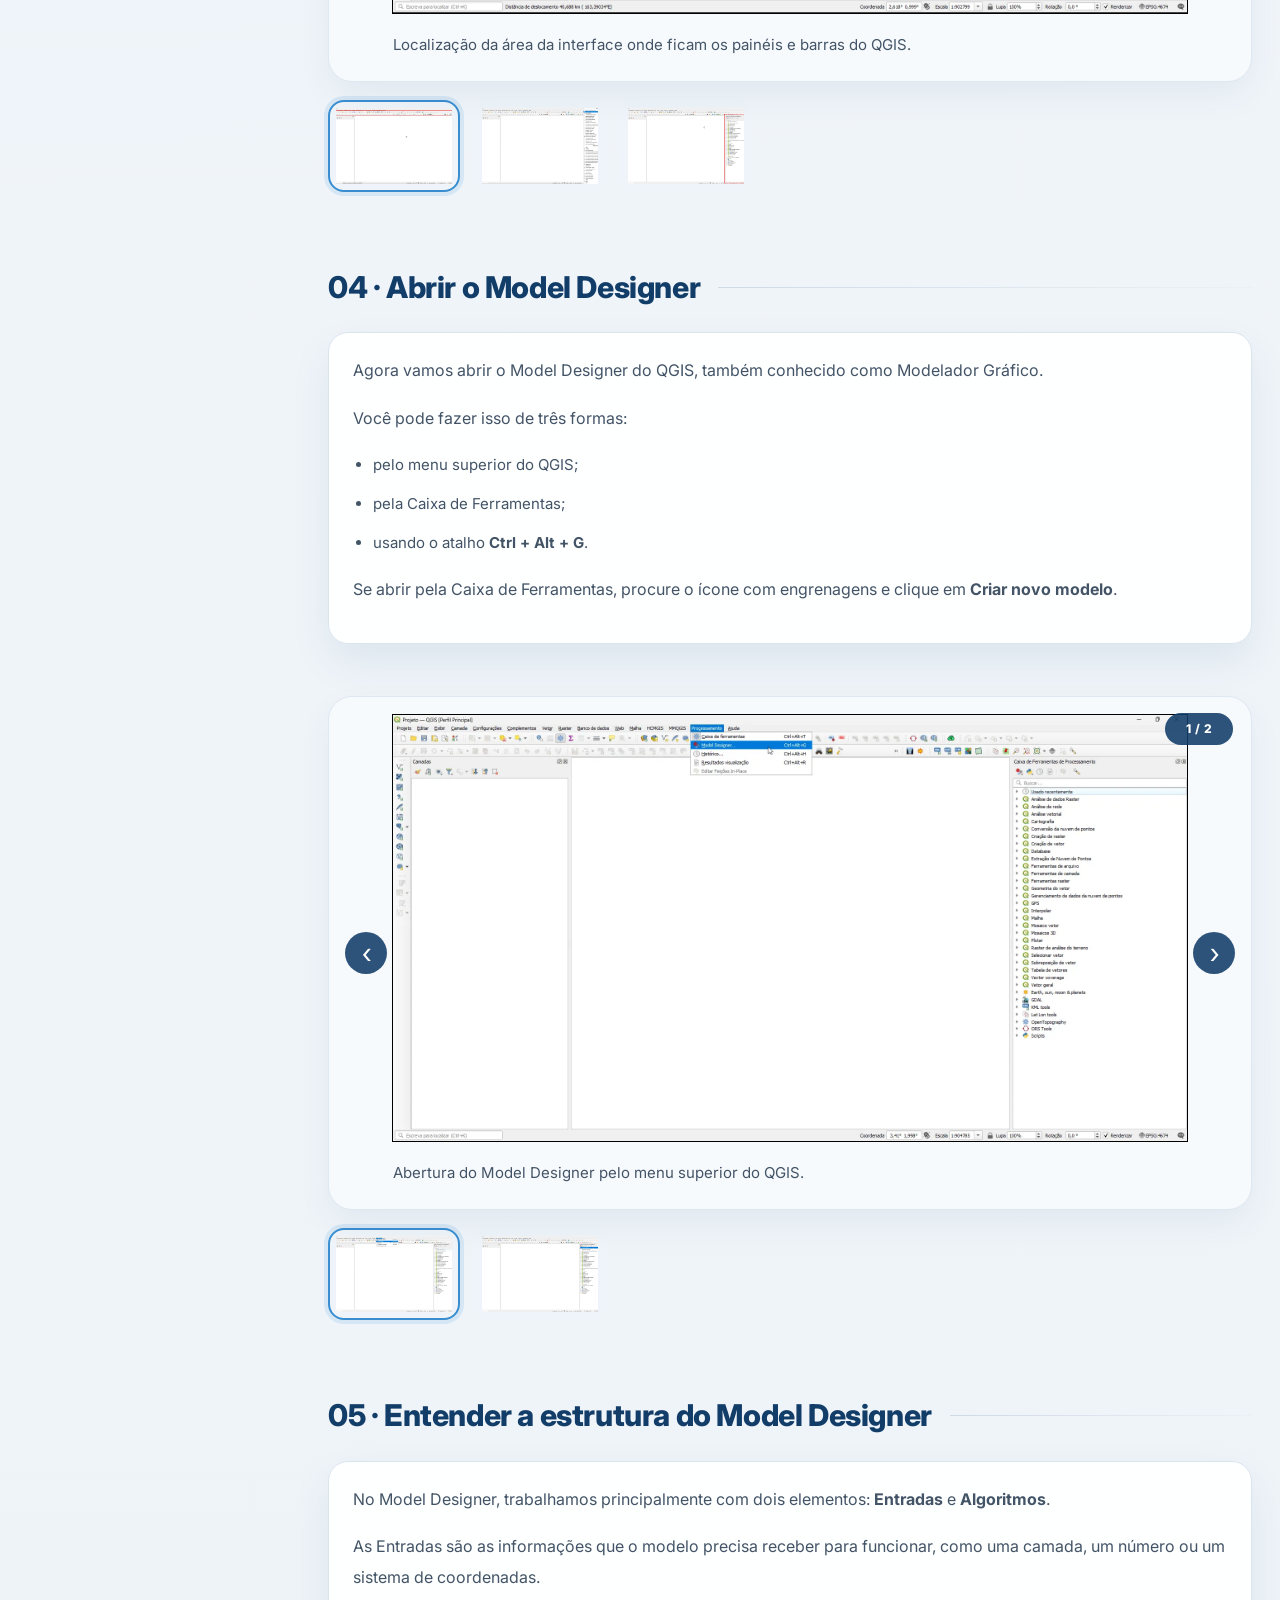
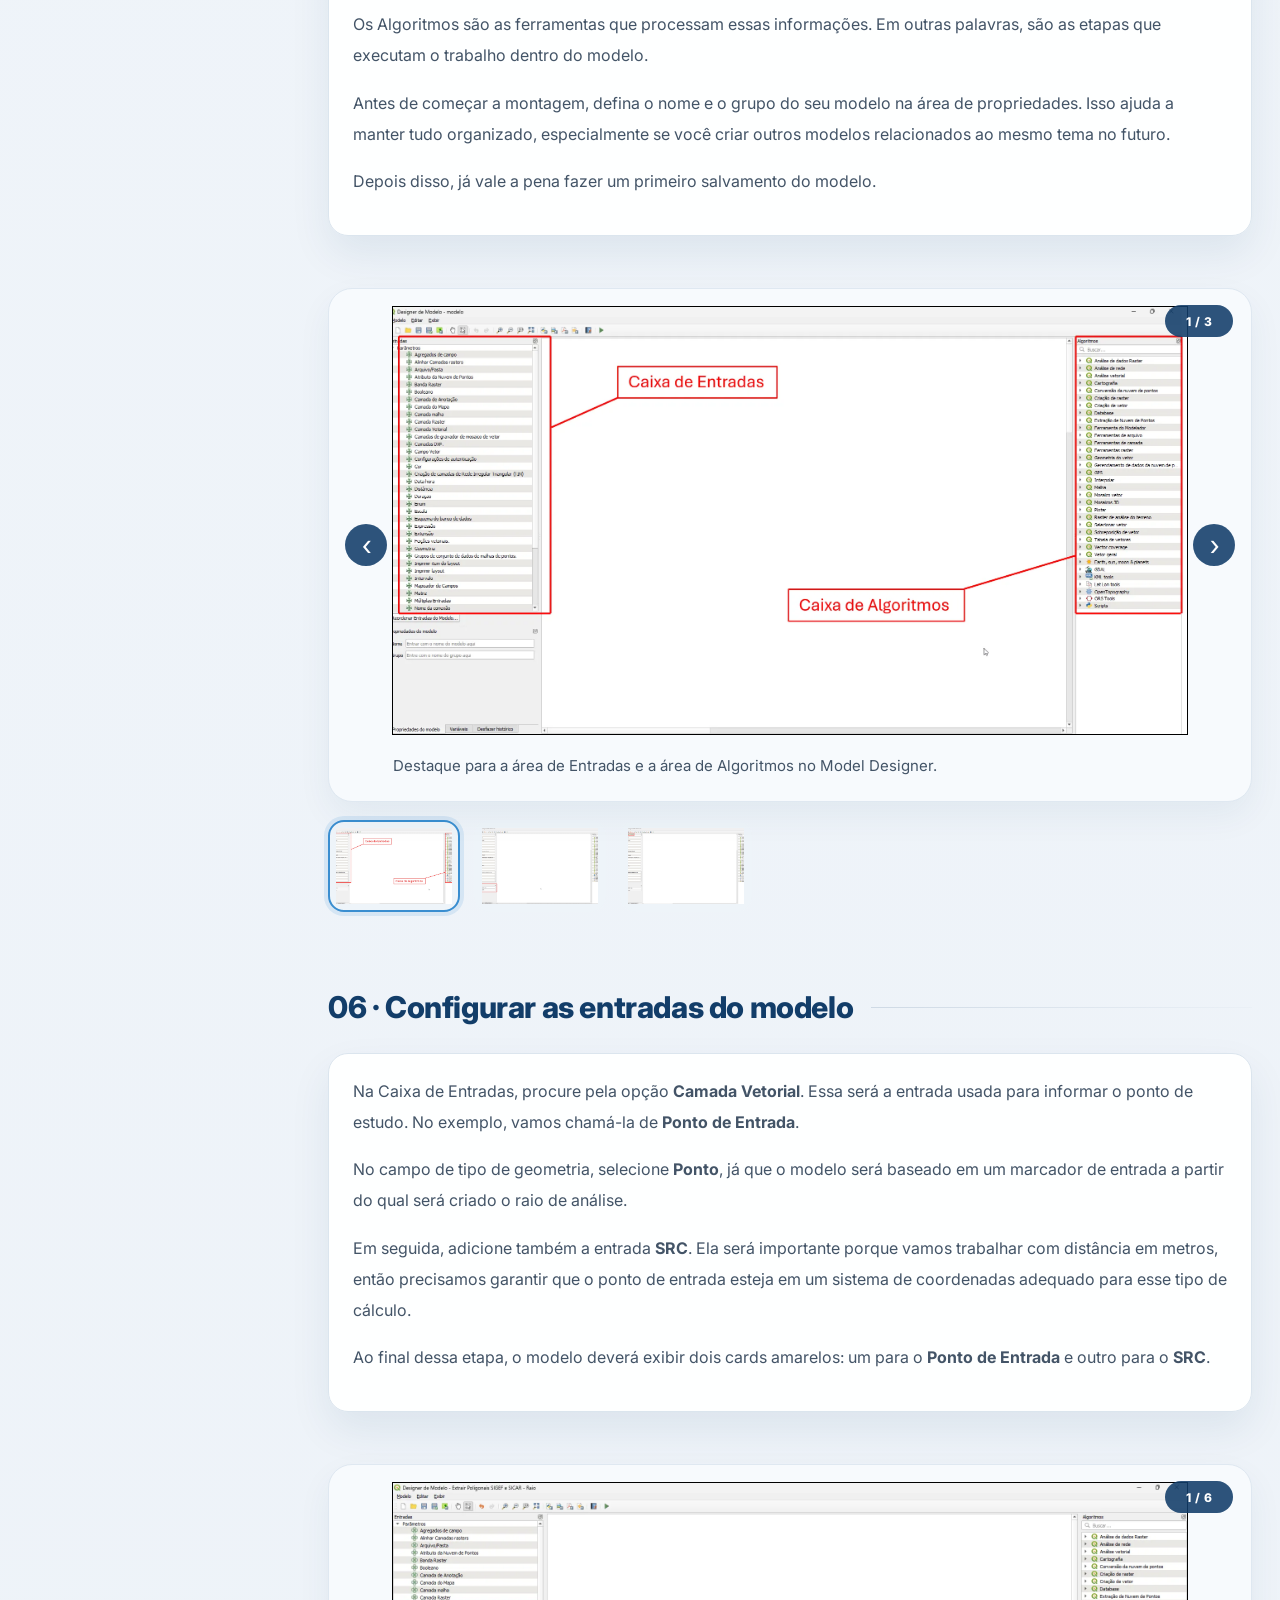
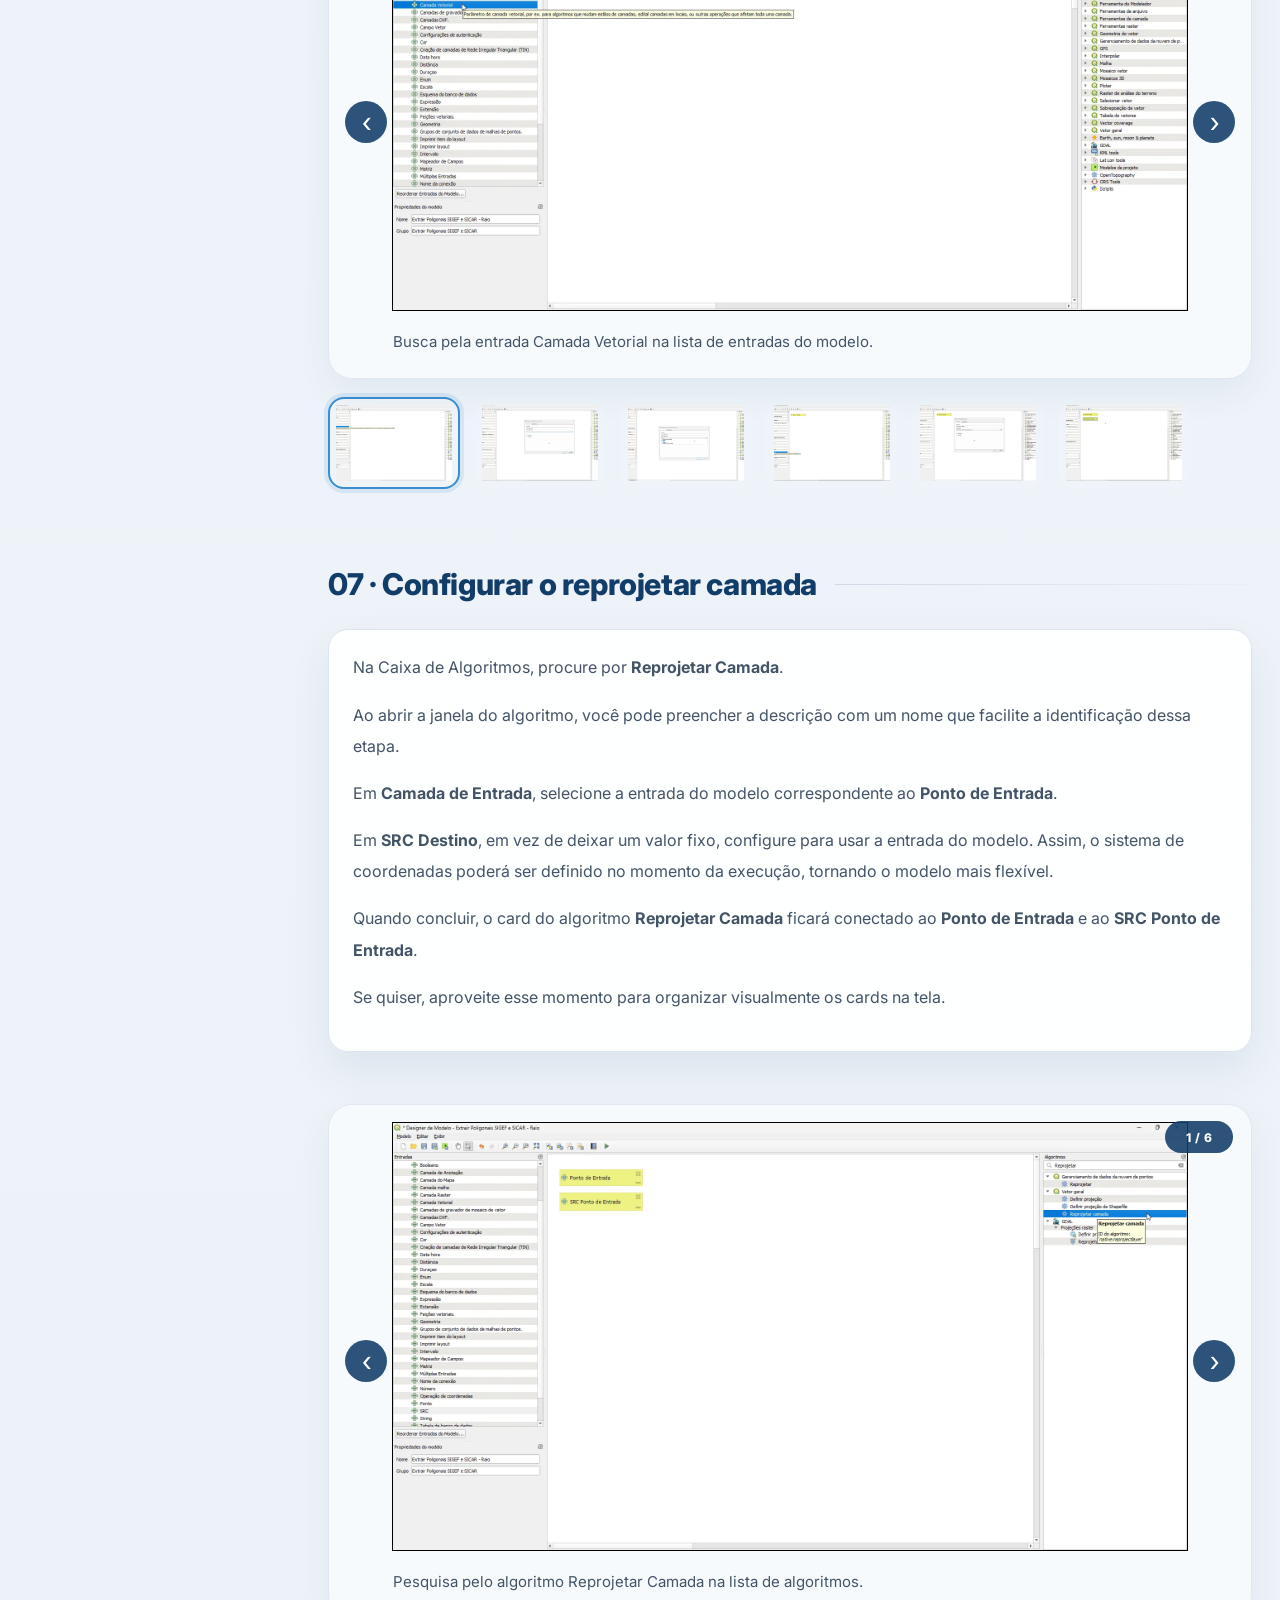
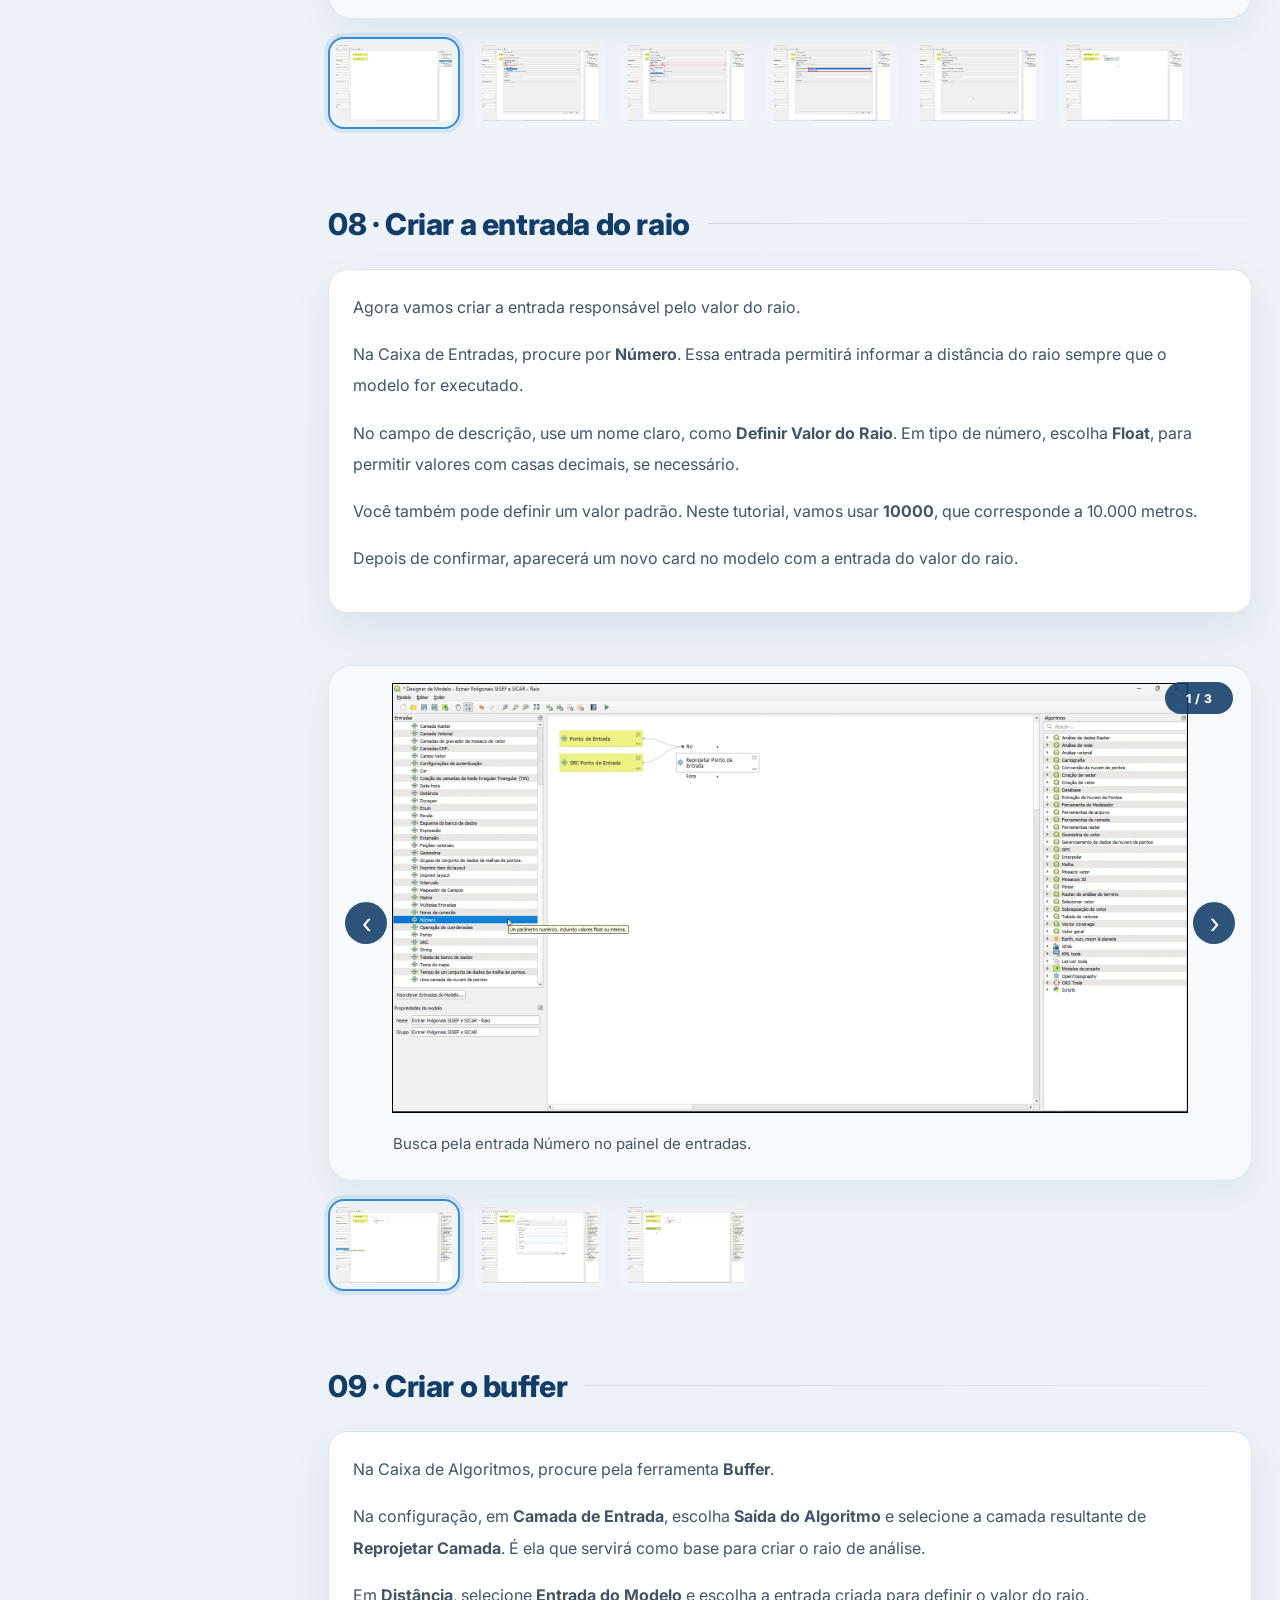
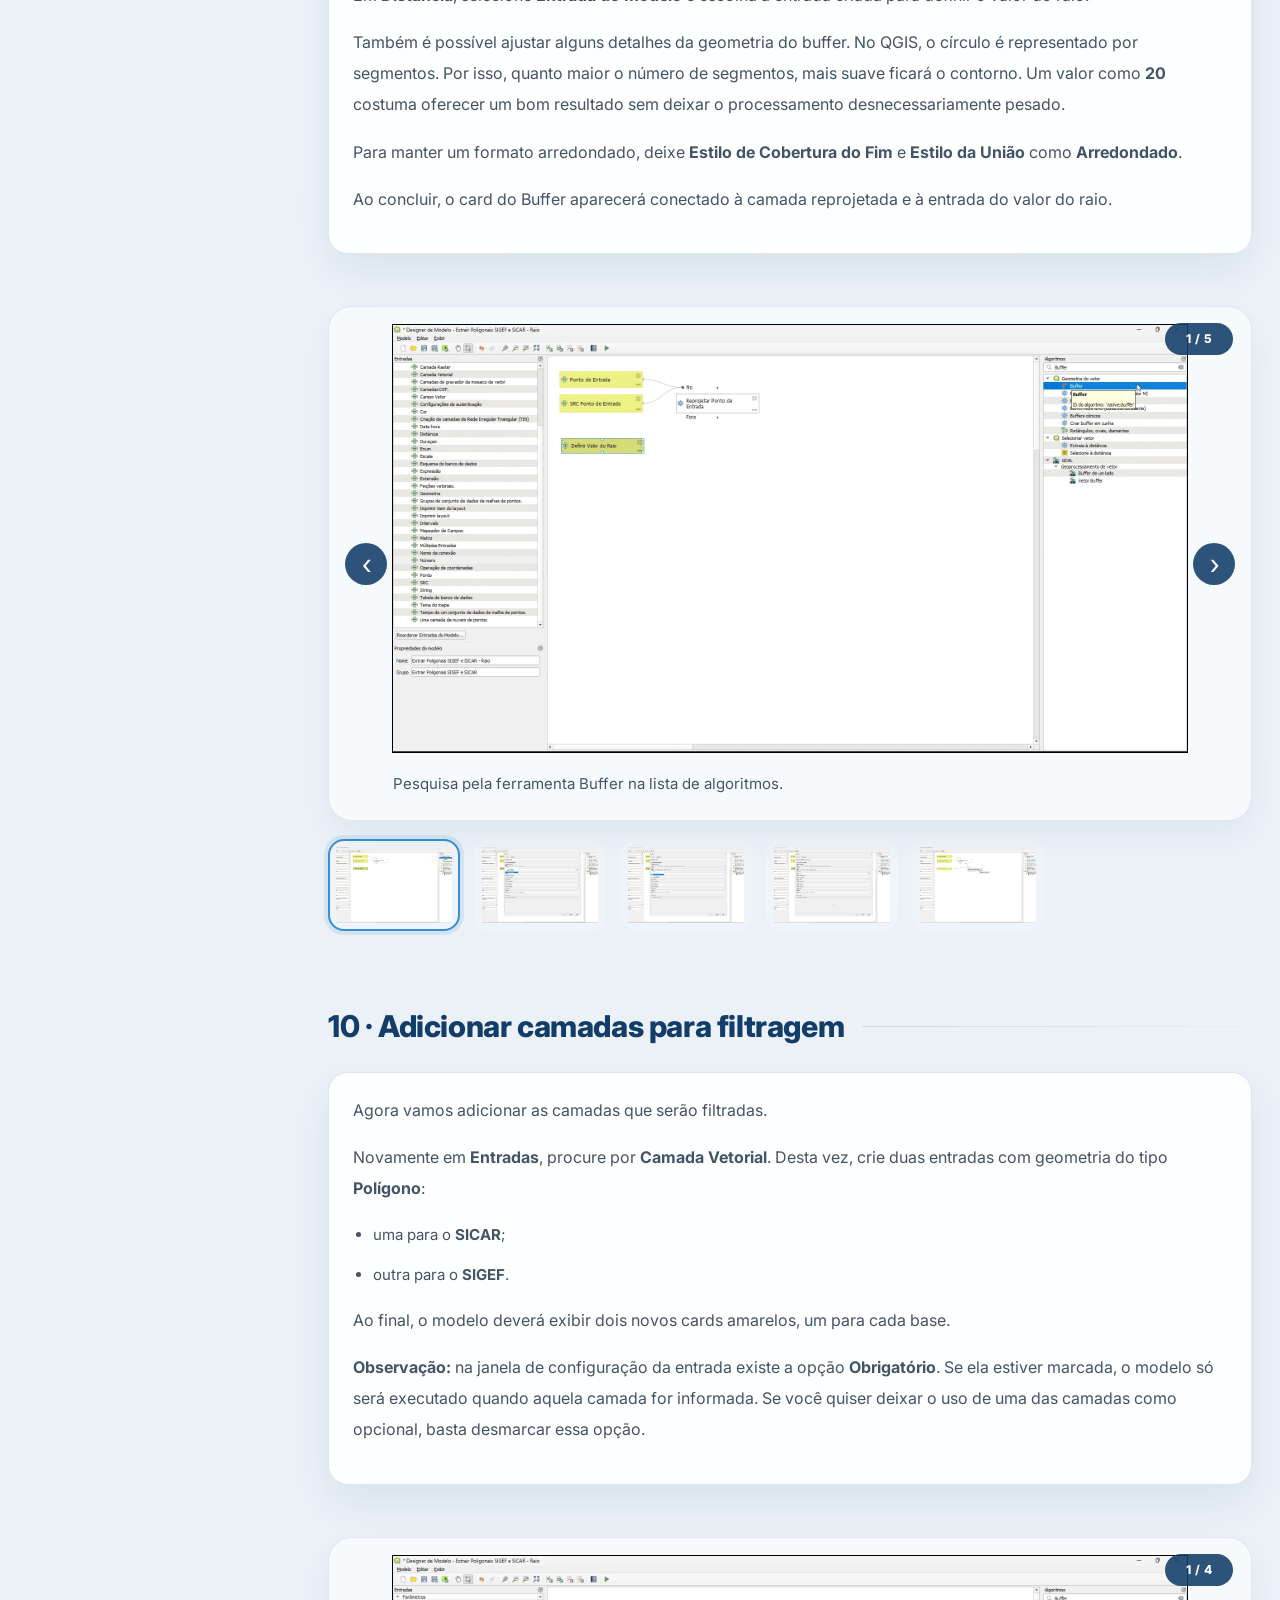
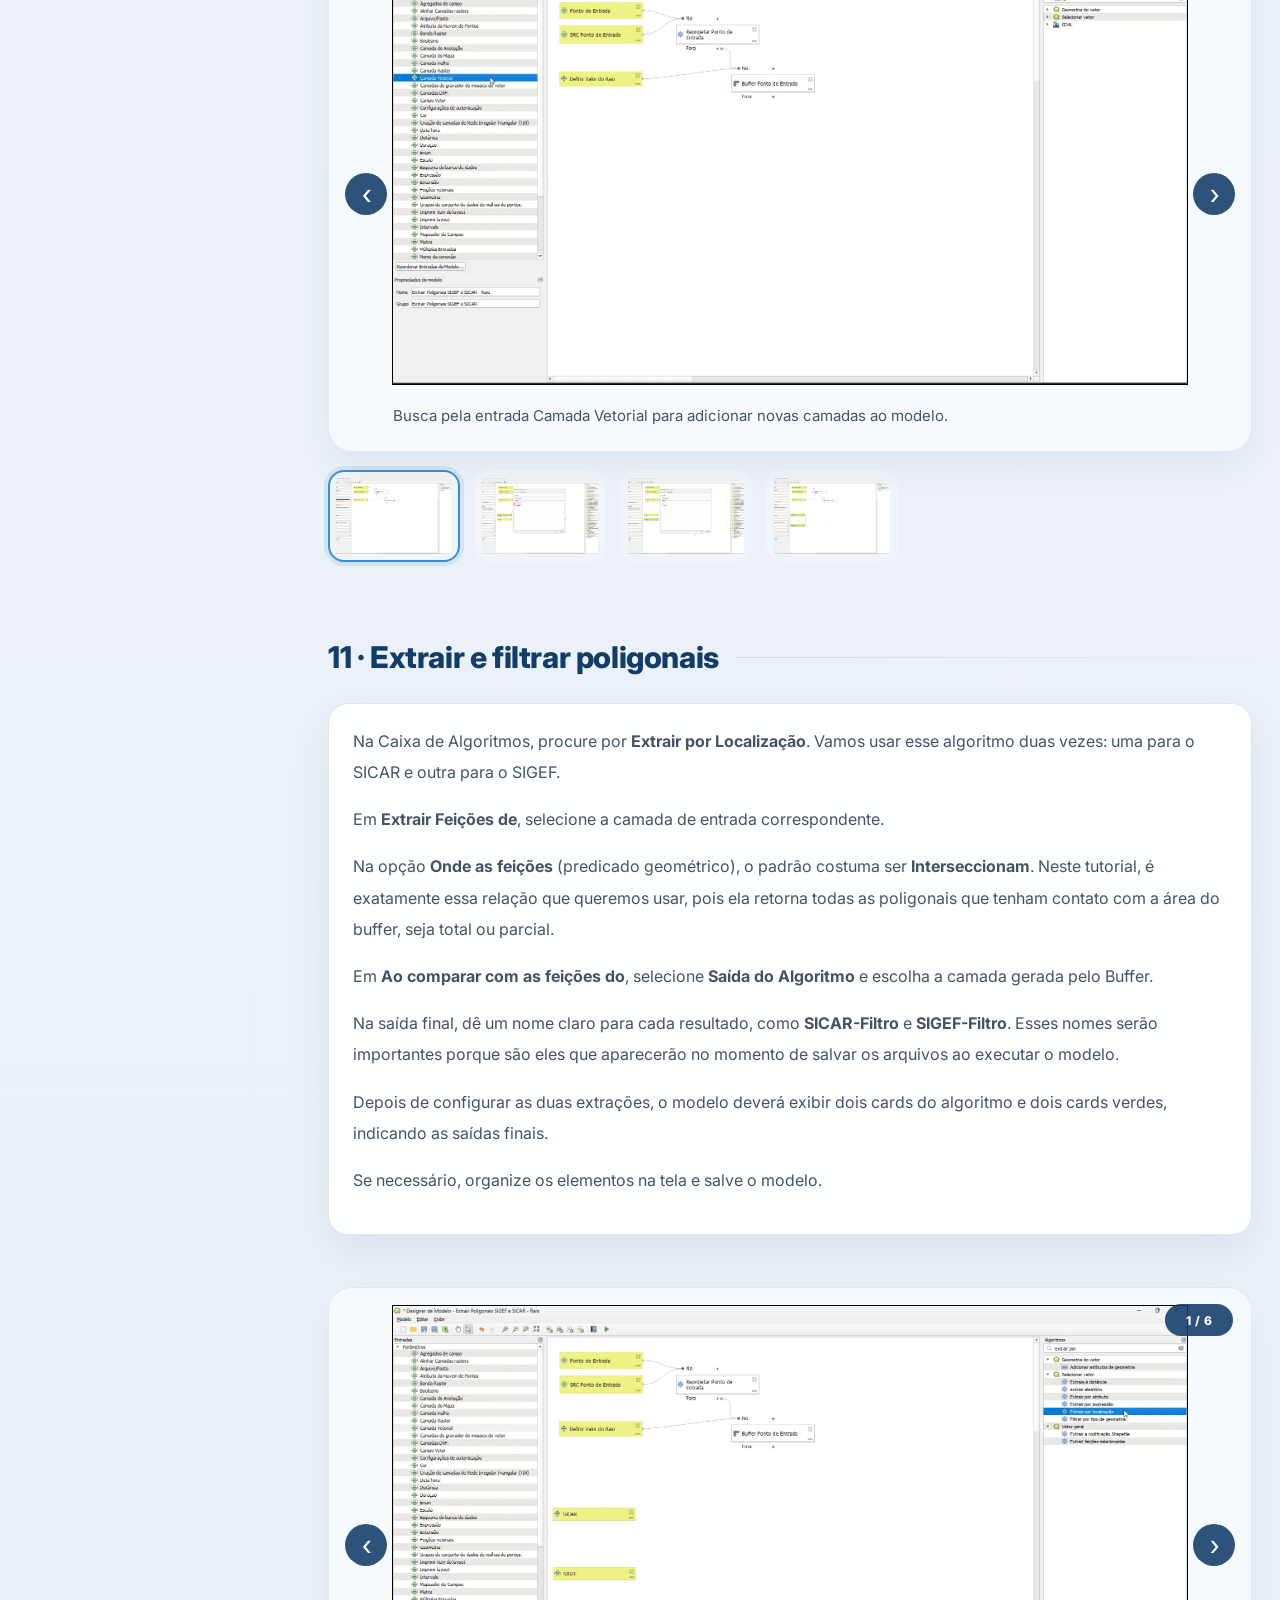
<file: paginas/conteudos/como_extrair_filtrar_poligonais_usando_raio_busca.html>
<!DOCTYPE html>
<html lang="pt-BR">
<head>
  <meta charset="UTF-8" />
  <meta name="viewport" content="width=device-width, initial-scale=1.0" />
  <title>Como extrair e filtrar poligonais do SIGEF e SICAR usando um Raio de Busca | PA GeoTec</title>

  <link rel="preconnect" href="https://fonts.googleapis.com">
  <link rel="preconnect" href="https://fonts.gstatic.com" crossorigin>
  <link href="https://fonts.googleapis.com/css2?family=Inter:wght@300;400;500;600;700;800&display=swap" rel="stylesheet">

  <link rel="stylesheet" href="../../css/variaveis.css" />
  <link rel="stylesheet" href="../../css/base.css" />
  <link rel="stylesheet" href="../../css/layout.css" />
  <link rel="stylesheet" href="../../css/componentes.css" />
</head>
<body>

  <div id="site-header"></div>

  <main class="site-main">

    <!-- ══ HERO ══ -->
    <section class="hero-section">
      <div class="container-wide hero-grid">
        <div class="hero-content">
          <h1>Como extrair e filtrar poligonais do SIGEF e SICAR usando um Raio de Busca</h1>
          <div class="hero-tags">
            <span>QGIS</span>
            <span>SIGEF</span>
            <span>SICAR</span>
            <span>Model Designer</span>
          </div>
        </div>
      </div>
    </section>

    <!-- ══ CONTEÚDO PRINCIPAL ══ -->
    <div class="portfolio-main-grid" id="conteudo-main-grid" style="padding-bottom: 88px;">

      <!-- ── SIDEBAR ── -->
      <aside class="portfolio-sidebar" id="conteudo-sidebar">
        <div class="portfolio-sidebar-inner">
          <p class="portfolio-sidebar-label">Sumário</p>
          <nav class="portfolio-sidebar-nav">
            <a href="#secao-contexto" class="portfolio-sidebar-link active">Contexto inicial</a>
            <a href="#secao-material" class="portfolio-sidebar-link">Material</a>
            <a href="#secao-01"       class="portfolio-sidebar-link">01 · Marcador de estudo</a>
            <a href="#secao-02"       class="portfolio-sidebar-link">02 · Projeto no QGIS</a>
            <a href="#secao-03"       class="portfolio-sidebar-link">03 · Caixa de Ferramentas</a>
            <a href="#secao-04"       class="portfolio-sidebar-link">04 · Model Designer</a>
            <a href="#secao-05"       class="portfolio-sidebar-link">05 · Estrutura do modelo</a>
            <a href="#secao-06"       class="portfolio-sidebar-link">06 · Entradas do modelo</a>
            <a href="#secao-07"       class="portfolio-sidebar-link">07 · Reprojetar camada</a>
            <a href="#secao-08"       class="portfolio-sidebar-link">08 · Entrada do raio</a>
            <a href="#secao-09"       class="portfolio-sidebar-link">09 · Buffer</a>
            <a href="#secao-10"       class="portfolio-sidebar-link">10 · Camadas para filtragem</a>
            <a href="#secao-11"       class="portfolio-sidebar-link">11 · Extrair e filtrar</a>
            <a href="#secao-12"       class="portfolio-sidebar-link">12 · Salvar e testar</a>
            <a href="#secao-13"       class="portfolio-sidebar-link">13 · Executar o modelo</a>
            <a href="#secao-14"       class="portfolio-sidebar-link">14 · Exportar para KML</a>
            <a href="#secao-15"       class="portfolio-sidebar-link">15 · Salvar para reutilização</a>
            <a href="#secao-16"       class="portfolio-sidebar-link">16 · Visualizar no Google Earth</a>
          </nav>
        </div>
      </aside>

      <!-- ── CORPO DO ARTIGO ── -->
      <div class="portfolio-main-content">

        <!-- Resumo -->
        <div class="article-summary">
          <p>
            Neste tutorial, vamos montar um fluxo simples no QGIS para filtrar apenas as poligonais do SIGEF e do SICAR
            que estejam dentro de uma área de interesse definida a partir de um ponto e de um raio de busca.
            A proposta é automatizar esse processo com o Model Designer, permitindo repetir a análise de forma
            mais rápida sempre que você precisar.
          </p>
        </div>

        <!-- ════ CONTEXTO INICIAL ════ -->
        <section class="portfolio-section" id="secao-contexto">
          <div class="portfolio-section-header">
            <h2>Contexto inicial</h2>
            <div class="portfolio-section-line"></div>
          </div>

          <!-- Card 1 — Situação inicial -->
          <div class="card-bloc-fundo-branco">
            <div class="article-text">
              <p>Situação inicial: arquivos com muitas poligonais e necessidade de visualizar apenas a área de interesse.</p>
            </div>
          </div>
          <div class="article-image-frame" style="min-height: auto;">
            <img
              class="article-image-custom-size"
              src="como_extrair_filtrar_poligonais_usando_raio_busca/imagens/etapa00-01-problema.webp"
              alt="Situação inicial com muitas poligonais"
              style="width: 927px; height: 561px;"
            >
          </div>

          <!-- Card 2 — Resultado esperado -->
          <div class="card-bloc-fundo-branco">
            <div class="article-text">
              <p>Resultado esperado: arquivo contendo somente as poligonais filtradas pela área de estudo.</p>
            </div>
          </div>
          <div class="article-image-frame" style="min-height: auto;">
            <img
              class="article-image-custom-size"
              src="como_extrair_filtrar_poligonais_usando_raio_busca/imagens/etapa00-02-solucao.webp"
              alt="Resultado esperado com poligonais filtradas"
              style="width: 927px; height: 561px;"
            >
          </div>

        </section>




        <!-- ════ MATERIAL ════ -->
        <section class="portfolio-section" id="secao-material">
          <div class="portfolio-section-header">
            <h2>Material Disponibilizado</h2>
            <div class="portfolio-section-line"></div>
          </div>

          <div class="card-bloc-fundo-branco">
            <div class="article-text">
              <p>Os arquivos usados e gerados neste tutorial foram organizados em pastas para facilitar a consulta.</p>
              <p>Na pasta <strong>01-Material para exercício</strong>, estão os arquivos de entrada utilizados no processo:</p>
              <ul>
                <li>O ponto de entrada;</li>
                <li>O arquivo com as poligonais do SIGEF;</li>
                <li>O arquivo com as poligonais do SICAR.</li>
              </ul>
              <p>Neste material, os arquivos do SIGEF e do SICAR correspondem ao estado do Ceará.</p>
              <p>Na pasta <strong>02-Resultado Final</strong>, estão os arquivos gerados ao final do exercício, incluindo:</p>
              <ul>
                <li>O arquivo final com as poligonais do SIGEF e SICAR filtrados;</li>
                <li>As poligonais do SIGEF filtradas;</li>
                <li>As poligonais do SICAR filtradas.</li>
              </ul>
            </div>
          </div>

          <div class="article-image-grid">
            <figure class="article-image-card">
              <div class="article-image-frame" style="min-height: auto; justify-content: center;">
                <img
                  class="article-image-custom-size"
                  src="como_extrair_filtrar_poligonais_usando_raio_busca/imagens/etapa00-03-pastas.webp"
                  alt="Estrutura das pastas do exercício"
                  style="width: 468px; height: 234px;"
                >
              </div>
              <figcaption class="article-image-caption">
                Estrutura das pastas e materiais disponibilizados para acompanhar o exercício.
              </figcaption>
            </figure>
          </div>

          <div class="article-project-block">
            <h4>Arquivos do Projeto</h4>
            <a
              class="article-project-link"
              href="https://drive.google.com/drive/folders/1tTLoj63t4ZsUhOd-nOLCqqa_g72euhX_?usp=sharing"
              target="_blank"
              rel="noopener noreferrer"
            >
              Abrir pasta do projeto no Google Drive
            </a>
          </div>
        </section>



        <!-- ════ ETAPA 01 ════ -->
        <section class="portfolio-section" id="secao-01">
          <div class="portfolio-section-header">
            <h2>01 · Criar o marcador de estudo</h2>
            <div class="portfolio-section-line"></div>
          </div>

          <div class="card-bloc-fundo-branco">
            <div class="article-text">
              <p>Antes de abrir o QGIS, é interessante criar um marcador/ponto no Google Earth Pro. Esse ponto será usado como referência para testar se o modelo está funcionando corretamente.</p>
              <p>Depois de definir o local da sua área de estudo, salve o marcador em KML ou KMZ e siga para a próxima etapa.</p>
              <p><strong>Atenção:</strong> como os arquivos do SIGEF e do SICAR disponibilizados neste exercício são do Ceará, escolha um ponto localizado dentro do estado. Se preferir trabalhar com outra região, será necessário obter os arquivos correspondentes diretamente nas bases do SIGEF e do SICAR.</p>
              <p>Se não quiser criar esse marcador manualmente, você pode usar o arquivo já disponibilizado junto com o material do tutorial.</p>
            </div>
          </div>

          <div class="article-gallery" data-blog-gallery>
            <div class="article-gallery-main">
              <button class="article-gallery-arrow article-gallery-arrow-prev" type="button" aria-label="Imagem anterior" data-gallery-prev>‹</button>
              <div class="article-gallery-counter" data-gallery-counter></div>
              <div class="article-gallery-frame"><img src="" alt="" data-gallery-main-image></div>
              <p class="article-gallery-caption" data-gallery-caption></p>
              <button class="article-gallery-arrow article-gallery-arrow-next" type="button" aria-label="Próxima imagem" data-gallery-next>›</button>
            </div>
            <div class="article-gallery-thumbs">
              <button class="article-gallery-thumb active" type="button" data-gallery-thumb
                data-full="como_extrair_filtrar_poligonais_usando_raio_busca/imagens/etapa01-01-marcador_kmz.webp"
                data-alt="Criação de marcador no Google Earth Pro"
                data-caption="Criação de um marcador no Google Earth Pro para definir o ponto de estudo.">
                <img src="como_extrair_filtrar_poligonais_usando_raio_busca/imagens/etapa01-01-marcador_kmz.webp" alt="Miniatura marcador KMZ">
              </button>
              <button class="article-gallery-thumb" type="button" data-gallery-thumb
                data-full="como_extrair_filtrar_poligonais_usando_raio_busca/imagens/etapa01-02-salvar_kmz.webp"
                data-alt="Salvamento do marcador em KML ou KMZ"
                data-caption="Salvamento do marcador em KML ou KMZ.">
                <img src="como_extrair_filtrar_poligonais_usando_raio_busca/imagens/etapa01-02-salvar_kmz.webp" alt="Miniatura salvar KMZ">
              </button>
            </div>
          </div>
        </section>



        <!-- ════ ETAPA 02 ════ -->
        <section class="portfolio-section" id="secao-02">
          <div class="portfolio-section-header">
            <h2>02 · Criar o projeto no QGIS</h2>
            <div class="portfolio-section-line"></div>
          </div>

          <div class="card-bloc-fundo-branco">
            <div class="article-text">
              <p>Agora vamos abrir o QGIS e criar um novo projeto.</p>
              <p>No canto superior esquerdo, clique em <strong>Projeto &gt; Novo</strong>. Em seguida, vá novamente em <strong>Projeto &gt; Salvar Como</strong> para definir o local onde esse projeto será armazenado no computador.</p>
              <p>Esse passo é importante para manter o trabalho organizado desde o início.</p>
            </div>
          </div>

          <div class="article-gallery" data-blog-gallery>
            <div class="article-gallery-main">
              <button class="article-gallery-arrow article-gallery-arrow-prev" type="button" aria-label="Imagem anterior" data-gallery-prev>‹</button>
              <div class="article-gallery-counter" data-gallery-counter></div>
              <div class="article-gallery-frame"><img src="" alt="" data-gallery-main-image></div>
              <p class="article-gallery-caption" data-gallery-caption></p>
              <button class="article-gallery-arrow article-gallery-arrow-next" type="button" aria-label="Próxima imagem" data-gallery-next>›</button>
            </div>
            <div class="article-gallery-thumbs">
              <button class="article-gallery-thumb active" type="button" data-gallery-thumb
                data-full="como_extrair_filtrar_poligonais_usando_raio_busca/imagens/etapa02-01-novo_projeto.webp"
                data-alt="Criação de novo projeto no QGIS"
                data-caption="Criação de um novo projeto no QGIS.">
                <img src="como_extrair_filtrar_poligonais_usando_raio_busca/imagens/etapa02-01-novo_projeto.webp" alt="Miniatura novo projeto">
              </button>
              <button class="article-gallery-thumb" type="button" data-gallery-thumb
                data-full="como_extrair_filtrar_poligonais_usando_raio_busca/imagens/etapa02-02-salvar_projeto.webp"
                data-alt="Salvamento do projeto"
                data-caption="Salvamento do projeto para definir a pasta de trabalho.">
                <img src="como_extrair_filtrar_poligonais_usando_raio_busca/imagens/etapa02-02-salvar_projeto.webp" alt="Miniatura salvar projeto">
              </button>
            </div>
          </div>
        </section>



        <!-- ════ ETAPA 03 ════ -->
        <section class="portfolio-section" id="secao-03">
          <div class="portfolio-section-header">
            <h2>03 · Ativar a Caixa de Ferramentas</h2>
            <div class="portfolio-section-line"></div>
          </div>

          <div class="card-bloc-fundo-branco">
            <div class="article-text">
              <p>A área do QGIS logo abaixo dos menus principais faz parte da interface de trabalho com barras e painéis.</p>
              <p>Clique com o botão direito em uma área em branco dessa região. Será exibida uma lista com opções de Painéis e Barra de Ferramentas. Ative a opção <strong>Caixa de Ferramentas</strong>.</p>
              <p>Esse painel será muito importante, porque é nele que encontraremos as ferramentas de processamento usadas no projeto e também no Model Designer.</p>
            </div>
          </div>

          <div class="article-gallery" data-blog-gallery>
            <div class="article-gallery-main">
              <button class="article-gallery-arrow article-gallery-arrow-prev" type="button" aria-label="Imagem anterior" data-gallery-prev>‹</button>
              <div class="article-gallery-counter" data-gallery-counter></div>
              <div class="article-gallery-frame"><img src="" alt="" data-gallery-main-image></div>
              <p class="article-gallery-caption" data-gallery-caption></p>
              <button class="article-gallery-arrow article-gallery-arrow-next" type="button" aria-label="Próxima imagem" data-gallery-next>›</button>
            </div>
            <div class="article-gallery-thumbs">
              <button class="article-gallery-thumb active" type="button" data-gallery-thumb
                data-full="como_extrair_filtrar_poligonais_usando_raio_busca/imagens/etapa03-01-barra_ferramentas_destacado.webp"
                data-alt="Área de painéis e barras do QGIS"
                data-caption="Localização da área da interface onde ficam os painéis e barras do QGIS.">
                <img src="como_extrair_filtrar_poligonais_usando_raio_busca/imagens/etapa03-01-barra_ferramentas_destacado.webp" alt="Miniatura barra de ferramentas">
              </button>
              <button class="article-gallery-thumb" type="button" data-gallery-thumb
                data-full="como_extrair_filtrar_poligonais_usando_raio_busca/imagens/etapa03-02-selecionar_caixa_ferramentas.webp"
                data-alt="Ativando a Caixa de Ferramentas"
                data-caption="Ativando a opção Caixa de Ferramentas no menu de painéis.">
                <img src="como_extrair_filtrar_poligonais_usando_raio_busca/imagens/etapa03-02-selecionar_caixa_ferramentas.webp" alt="Miniatura caixa de ferramentas">
              </button>
              <button class="article-gallery-thumb" type="button" data-gallery-thumb
                data-full="como_extrair_filtrar_poligonais_usando_raio_busca/imagens/etapa03-03-caixa_ferramentas_destacado.webp"
                data-alt="Caixa de Ferramentas em destaque"
                data-caption="Destaque para a Caixa de Ferramentas, que será usada ao longo do tutorial.">
                <img src="como_extrair_filtrar_poligonais_usando_raio_busca/imagens/etapa03-03-caixa_ferramentas_destacado.webp" alt="Miniatura destaque caixa de ferramentas">
              </button>
            </div>
          </div>
        </section>



        <!-- ════ ETAPA 04 ════ -->
        <section class="portfolio-section" id="secao-04">
          <div class="portfolio-section-header">
            <h2>04 · Abrir o Model Designer</h2>
            <div class="portfolio-section-line"></div>
          </div>

          <div class="card-bloc-fundo-branco">
            <div class="article-text">
              <p>Agora vamos abrir o Model Designer do QGIS, também conhecido como Modelador Gráfico.</p>
              <p>Você pode fazer isso de três formas:</p>
              <ul>
                <li>pelo menu superior do QGIS;</li>
                <li>pela Caixa de Ferramentas;</li>
                <li>usando o atalho <strong>Ctrl + Alt + G</strong>.</li>
              </ul>
              <p>Se abrir pela Caixa de Ferramentas, procure o ícone com engrenagens e clique em <strong>Criar novo modelo</strong>.</p>
            </div>
          </div>

          <div class="article-gallery" data-blog-gallery>
            <div class="article-gallery-main">
              <button class="article-gallery-arrow article-gallery-arrow-prev" type="button" aria-label="Imagem anterior" data-gallery-prev>‹</button>
              <div class="article-gallery-counter" data-gallery-counter></div>
              <div class="article-gallery-frame"><img src="" alt="" data-gallery-main-image></div>
              <p class="article-gallery-caption" data-gallery-caption></p>
              <button class="article-gallery-arrow article-gallery-arrow-next" type="button" aria-label="Próxima imagem" data-gallery-next>›</button>
            </div>
            <div class="article-gallery-thumbs">
              <button class="article-gallery-thumb active" type="button" data-gallery-thumb
                data-full="como_extrair_filtrar_poligonais_usando_raio_busca/imagens/etapa04-01-model_designer_opcao1.webp"
                data-alt="Abertura do Model Designer pelo menu"
                data-caption="Abertura do Model Designer pelo menu superior do QGIS.">
                <img src="como_extrair_filtrar_poligonais_usando_raio_busca/imagens/etapa04-01-model_designer_opcao1.webp" alt="Miniatura model designer opção 1">
              </button>
              <button class="article-gallery-thumb" type="button" data-gallery-thumb
                data-full="como_extrair_filtrar_poligonais_usando_raio_busca/imagens/etapa04-02-model_designer_opcao2.webp"
                data-alt="Abertura do Model Designer pela Caixa de Ferramentas"
                data-caption="Abertura do Model Designer pela Caixa de Ferramentas.">
                <img src="como_extrair_filtrar_poligonais_usando_raio_busca/imagens/etapa04-02-model_designer_opcao2.webp" alt="Miniatura model designer opção 2">
              </button>
            </div>
          </div>
        </section>



        <!-- ════ ETAPA 05 ════ -->
        <section class="portfolio-section" id="secao-05">
          <div class="portfolio-section-header">
            <h2>05 · Entender a estrutura do Model Designer</h2>
            <div class="portfolio-section-line"></div>
          </div>

          <div class="card-bloc-fundo-branco">
            <div class="article-text">
              <p>No Model Designer, trabalhamos principalmente com dois elementos: <strong>Entradas</strong> e <strong>Algoritmos</strong>.</p>
              <p>As Entradas são as informações que o modelo precisa receber para funcionar, como uma camada, um número ou um sistema de coordenadas.</p>
              <p>Os Algoritmos são as ferramentas que processam essas informações. Em outras palavras, são as etapas que executam o trabalho dentro do modelo.</p>
              <p>Antes de começar a montagem, defina o nome e o grupo do seu modelo na área de propriedades. Isso ajuda a manter tudo organizado, especialmente se você criar outros modelos relacionados ao mesmo tema no futuro.</p>
              <p>Depois disso, já vale a pena fazer um primeiro salvamento do modelo.</p>
            </div>
          </div>

          <div class="article-gallery" data-blog-gallery>
            <div class="article-gallery-main">
              <button class="article-gallery-arrow article-gallery-arrow-prev" type="button" aria-label="Imagem anterior" data-gallery-prev>‹</button>
              <div class="article-gallery-counter" data-gallery-counter></div>
              <div class="article-gallery-frame"><img src="" alt="" data-gallery-main-image></div>
              <p class="article-gallery-caption" data-gallery-caption></p>
              <button class="article-gallery-arrow article-gallery-arrow-next" type="button" aria-label="Próxima imagem" data-gallery-next>›</button>
            </div>
            <div class="article-gallery-thumbs">
              <button class="article-gallery-thumb active" type="button" data-gallery-thumb
                data-full="como_extrair_filtrar_poligonais_usando_raio_busca/imagens/etapa05-01-caixa_entrada_algoritmos.webp"
                data-alt="Área de entradas e algoritmos"
                data-caption="Destaque para a área de Entradas e a área de Algoritmos no Model Designer.">
                <img src="como_extrair_filtrar_poligonais_usando_raio_busca/imagens/etapa05-01-caixa_entrada_algoritmos.webp" alt="Miniatura entradas e algoritmos">
              </button>
              <button class="article-gallery-thumb" type="button" data-gallery-thumb
                data-full="como_extrair_filtrar_poligonais_usando_raio_busca/imagens/etapa05-02-colocar_nome_grupo.webp"
                data-alt="Definição de nome e grupo do modelo"
                data-caption="Preenchimento do nome do modelo e do grupo nas propriedades.">
                <img src="como_extrair_filtrar_poligonais_usando_raio_busca/imagens/etapa05-02-colocar_nome_grupo.webp" alt="Miniatura nome e grupo">
              </button>
              <button class="article-gallery-thumb" type="button" data-gallery-thumb
                data-full="como_extrair_filtrar_poligonais_usando_raio_busca/imagens/etapa05-03-salvar_modelo_projeto.webp"
                data-alt="Salvamento inicial do modelo"
                data-caption="Salvamento inicial do modelo ainda no começo da montagem.">
                <img src="como_extrair_filtrar_poligonais_usando_raio_busca/imagens/etapa05-03-salvar_modelo_projeto.webp" alt="Miniatura salvar modelo">
              </button>
            </div>
          </div>
        </section>



        <!-- ════ ETAPA 06 ════ -->
        <section class="portfolio-section" id="secao-06">
          <div class="portfolio-section-header">
            <h2>06 · Configurar as entradas do modelo</h2>
            <div class="portfolio-section-line"></div>
          </div>

          <div class="card-bloc-fundo-branco">
            <div class="article-text">
              <p>Na Caixa de Entradas, procure pela opção <strong>Camada Vetorial</strong>. Essa será a entrada usada para informar o ponto de estudo. No exemplo, vamos chamá-la de <strong>Ponto de Entrada</strong>.</p>
              <p>No campo de tipo de geometria, selecione <strong>Ponto</strong>, já que o modelo será baseado em um marcador de entrada a partir do qual será criado o raio de análise.</p>
              <p>Em seguida, adicione também a entrada <strong>SRC</strong>. Ela será importante porque vamos trabalhar com distância em metros, então precisamos garantir que o ponto de entrada esteja em um sistema de coordenadas adequado para esse tipo de cálculo.</p>
              <p>Ao final dessa etapa, o modelo deverá exibir dois cards amarelos: um para o <strong>Ponto de Entrada</strong> e outro para o <strong>SRC</strong>.</p>
            </div>
          </div>

          <div class="article-gallery" data-blog-gallery>
            <div class="article-gallery-main">
              <button class="article-gallery-arrow article-gallery-arrow-prev" type="button" aria-label="Imagem anterior" data-gallery-prev>‹</button>
              <div class="article-gallery-counter" data-gallery-counter></div>
              <div class="article-gallery-frame"><img src="" alt="" data-gallery-main-image></div>
              <p class="article-gallery-caption" data-gallery-caption></p>
              <button class="article-gallery-arrow article-gallery-arrow-next" type="button" aria-label="Próxima imagem" data-gallery-next>›</button>
            </div>
            <div class="article-gallery-thumbs">
              <button class="article-gallery-thumb active" type="button" data-gallery-thumb
                data-full="como_extrair_filtrar_poligonais_usando_raio_busca/imagens/etapa06-01-entrada_camada_vetorial.webp"
                data-alt="Busca pela entrada Camada Vetorial"
                data-caption="Busca pela entrada Camada Vetorial na lista de entradas do modelo.">
                <img src="como_extrair_filtrar_poligonais_usando_raio_busca/imagens/etapa06-01-entrada_camada_vetorial.webp" alt="Miniatura etapa 06 imagem 1">
              </button>
              <button class="article-gallery-thumb" type="button" data-gallery-thumb
                data-full="como_extrair_filtrar_poligonais_usando_raio_busca/imagens/etapa06-02-camada_vetorial_descricao.webp"
                data-alt="Definição do nome da entrada de camada vetorial"
                data-caption="Definição do nome da entrada de camada vetorial.">
                <img src="como_extrair_filtrar_poligonais_usando_raio_busca/imagens/etapa06-02-camada_vetorial_descricao.webp" alt="Miniatura etapa 06 imagem 2">
              </button>
              <button class="article-gallery-thumb" type="button" data-gallery-thumb
                data-full="como_extrair_filtrar_poligonais_usando_raio_busca/imagens/etapa06-03-camada_vetorial_tipo.webp"
                data-alt="Escolha do tipo de geometria como Ponto"
                data-caption="Escolha do tipo de geometria da entrada como Ponto.">
                <img src="como_extrair_filtrar_poligonais_usando_raio_busca/imagens/etapa06-03-camada_vetorial_tipo.webp" alt="Miniatura etapa 06 imagem 3">
              </button>
              <button class="article-gallery-thumb" type="button" data-gallery-thumb
                data-full="como_extrair_filtrar_poligonais_usando_raio_busca/imagens/etapa06-04-entrada_src.webp"
                data-alt="Busca pela entrada SRC"
                data-caption="Busca pela entrada SRC no painel de entradas.">
                <img src="como_extrair_filtrar_poligonais_usando_raio_busca/imagens/etapa06-04-entrada_src.webp" alt="Miniatura etapa 06 imagem 4">
              </button>
              <button class="article-gallery-thumb" type="button" data-gallery-thumb
                data-full="como_extrair_filtrar_poligonais_usando_raio_busca/imagens/etapa06-05-src_descricao.webp"
                data-alt="Definição do nome da entrada SRC"
                data-caption="Definição do nome da entrada de SRC.">
                <img src="como_extrair_filtrar_poligonais_usando_raio_busca/imagens/etapa06-05-src_descricao.webp" alt="Miniatura etapa 06 imagem 5">
              </button>
              <button class="article-gallery-thumb" type="button" data-gallery-thumb
                data-full="como_extrair_filtrar_poligonais_usando_raio_busca/imagens/etapa06-06-src_resultado.webp"
                data-alt="Resultado da criação das entradas"
                data-caption="Resultado da criação das entradas Ponto de Entrada e SRC no modelo.">
                <img src="como_extrair_filtrar_poligonais_usando_raio_busca/imagens/etapa06-06-src_resultado.webp" alt="Miniatura etapa 06 imagem 6">
              </button>
            </div>
          </div>
        </section>



        <!-- ════ ETAPA 07 ════ -->
        <section class="portfolio-section" id="secao-07">
          <div class="portfolio-section-header">
            <h2>07 · Configurar o reprojetar camada</h2>
            <div class="portfolio-section-line"></div>
          </div>

          <div class="card-bloc-fundo-branco">
            <div class="article-text">
              <p>Na Caixa de Algoritmos, procure por <strong>Reprojetar Camada</strong>.</p>
              <p>Ao abrir a janela do algoritmo, você pode preencher a descrição com um nome que facilite a identificação dessa etapa.</p>
              <p>Em <strong>Camada de Entrada</strong>, selecione a entrada do modelo correspondente ao <strong>Ponto de Entrada</strong>.</p>
              <p>Em <strong>SRC Destino</strong>, em vez de deixar um valor fixo, configure para usar a entrada do modelo. Assim, o sistema de coordenadas poderá ser definido no momento da execução, tornando o modelo mais flexível.</p>
              <p>Quando concluir, o card do algoritmo <strong>Reprojetar Camada</strong> ficará conectado ao <strong>Ponto de Entrada</strong> e ao <strong>SRC Ponto de Entrada</strong>.</p>
              <p>Se quiser, aproveite esse momento para organizar visualmente os cards na tela.</p>
            </div>
          </div>

          <div class="article-gallery" data-blog-gallery>
            <div class="article-gallery-main">
              <button class="article-gallery-arrow article-gallery-arrow-prev" type="button" aria-label="Imagem anterior" data-gallery-prev>‹</button>
              <div class="article-gallery-counter" data-gallery-counter></div>
              <div class="article-gallery-frame"><img src="" alt="" data-gallery-main-image></div>
              <p class="article-gallery-caption" data-gallery-caption></p>
              <button class="article-gallery-arrow article-gallery-arrow-next" type="button" aria-label="Próxima imagem" data-gallery-next>›</button>
            </div>
            <div class="article-gallery-thumbs">
              <button class="article-gallery-thumb active" type="button" data-gallery-thumb
                data-full="como_extrair_filtrar_poligonais_usando_raio_busca/imagens/etapa07-01-algoritmo_reprojetar_camada.webp"
                data-alt="Pesquisa pelo algoritmo Reprojetar Camada"
                data-caption="Pesquisa pelo algoritmo Reprojetar Camada na lista de algoritmos.">
                <img src="como_extrair_filtrar_poligonais_usando_raio_busca/imagens/etapa07-01-algoritmo_reprojetar_camada.webp" alt="Miniatura etapa 07 imagem 1">
              </button>
              <button class="article-gallery-thumb" type="button" data-gallery-thumb
                data-full="como_extrair_filtrar_poligonais_usando_raio_busca/imagens/etapa07-02-camada_entrada_modelo.webp"
                data-alt="Configuração da camada de entrada"
                data-caption="Configuração da camada de entrada usando o Ponto de Entrada do modelo.">
                <img src="como_extrair_filtrar_poligonais_usando_raio_busca/imagens/etapa07-02-camada_entrada_modelo.webp" alt="Miniatura etapa 07 imagem 2">
              </button>
              <button class="article-gallery-thumb" type="button" data-gallery-thumb
                data-full="como_extrair_filtrar_poligonais_usando_raio_busca/imagens/etapa07-03-src_destino_entrada_modelo.webp"
                data-alt="Ajuste do SRC Destino"
                data-caption="Ajuste do SRC Destino para usar uma entrada do modelo.">
                <img src="como_extrair_filtrar_poligonais_usando_raio_busca/imagens/etapa07-03-src_destino_entrada_modelo.webp" alt="Miniatura etapa 07 imagem 3">
              </button>
              <button class="article-gallery-thumb" type="button" data-gallery-thumb
                data-full="como_extrair_filtrar_poligonais_usando_raio_busca/imagens/etapa07-04-src_destino_entrada_modelo_opcoes.webp"
                data-alt="Seleção da entrada SRC Ponto de Entrada"
                data-caption="Seleção da entrada SRC Ponto de Entrada como referência de destino.">
                <img src="como_extrair_filtrar_poligonais_usando_raio_busca/imagens/etapa07-04-src_destino_entrada_modelo_opcoes.webp" alt="Miniatura etapa 07 imagem 4">
              </button>
              <button class="article-gallery-thumb" type="button" data-gallery-thumb
                data-full="como_extrair_filtrar_poligonais_usando_raio_busca/imagens/etapa07-05-reprojetar_como_deve_ficar.webp"
                data-alt="Configuração final do algoritmo Reprojetar Camada"
                data-caption="Configuração final do algoritmo Reprojetar Camada.">
                <img src="como_extrair_filtrar_poligonais_usando_raio_busca/imagens/etapa07-05-reprojetar_como_deve_ficar.webp" alt="Miniatura etapa 07 imagem 5">
              </button>
              <button class="article-gallery-thumb" type="button" data-gallery-thumb
                data-full="como_extrair_filtrar_poligonais_usando_raio_busca/imagens/etapa07-06-resultado_esperado.webp"
                data-alt="Visual do modelo após adicionar o algoritmo"
                data-caption="Visual do modelo após adicionar o algoritmo e conectar as entradas.">
                <img src="como_extrair_filtrar_poligonais_usando_raio_busca/imagens/etapa07-06-resultado_esperado.webp" alt="Miniatura etapa 07 imagem 6">
              </button>
            </div>
          </div>
        </section>



        <!-- ════ ETAPA 08 ════ -->
        <section class="portfolio-section" id="secao-08">
          <div class="portfolio-section-header">
            <h2>08 · Criar a entrada do raio</h2>
            <div class="portfolio-section-line"></div>
          </div>

          <div class="card-bloc-fundo-branco">
            <div class="article-text">
              <p>Agora vamos criar a entrada responsável pelo valor do raio.</p>
              <p>Na Caixa de Entradas, procure por <strong>Número</strong>. Essa entrada permitirá informar a distância do raio sempre que o modelo for executado.</p>
              <p>No campo de descrição, use um nome claro, como <strong>Definir Valor do Raio</strong>. Em tipo de número, escolha <strong>Float</strong>, para permitir valores com casas decimais, se necessário.</p>
              <p>Você também pode definir um valor padrão. Neste tutorial, vamos usar <strong>10000</strong>, que corresponde a 10.000 metros.</p>
              <p>Depois de confirmar, aparecerá um novo card no modelo com a entrada do valor do raio.</p>
            </div>
          </div>

          <div class="article-gallery" data-blog-gallery>
            <div class="article-gallery-main">
              <button class="article-gallery-arrow article-gallery-arrow-prev" type="button" aria-label="Imagem anterior" data-gallery-prev>‹</button>
              <div class="article-gallery-counter" data-gallery-counter></div>
              <div class="article-gallery-frame"><img src="" alt="" data-gallery-main-image></div>
              <p class="article-gallery-caption" data-gallery-caption></p>
              <button class="article-gallery-arrow article-gallery-arrow-next" type="button" aria-label="Próxima imagem" data-gallery-next>›</button>
            </div>
            <div class="article-gallery-thumbs">
              <button class="article-gallery-thumb active" type="button" data-gallery-thumb
                data-full="como_extrair_filtrar_poligonais_usando_raio_busca/imagens/etapa08-01-entrada_numero.webp"
                data-alt="Busca pela entrada Número"
                data-caption="Busca pela entrada Número no painel de entradas.">
                <img src="como_extrair_filtrar_poligonais_usando_raio_busca/imagens/etapa08-01-entrada_numero.webp" alt="Miniatura etapa 08 imagem 1">
              </button>
              <button class="article-gallery-thumb" type="button" data-gallery-thumb
                data-full="como_extrair_filtrar_poligonais_usando_raio_busca/imagens/etapa08-02-entrada_numero.webp"
                data-alt="Definição do nome e valor padrão da entrada numérica"
                data-caption="Definição do nome da entrada numérica e, se desejar, de um valor padrão.">
                <img src="como_extrair_filtrar_poligonais_usando_raio_busca/imagens/etapa08-02-entrada_numero.webp" alt="Miniatura etapa 08 imagem 2">
              </button>
              <button class="article-gallery-thumb" type="button" data-gallery-thumb
                data-full="como_extrair_filtrar_poligonais_usando_raio_busca/imagens/etapa08-03-entrada_numero_resultado.webp"
                data-alt="Card criado para informar o valor do raio"
                data-caption="Card criado para informar o valor do raio de busca.">
                <img src="como_extrair_filtrar_poligonais_usando_raio_busca/imagens/etapa08-03-entrada_numero_resultado.webp" alt="Miniatura etapa 08 imagem 3">
              </button>
            </div>
          </div>
        </section>



        <!-- ════ ETAPA 09 ════ -->
        <section class="portfolio-section" id="secao-09">
          <div class="portfolio-section-header">
            <h2>09 · Criar o buffer</h2>
            <div class="portfolio-section-line"></div>
          </div>

          <div class="card-bloc-fundo-branco">
            <div class="article-text">
              <p>Na Caixa de Algoritmos, procure pela ferramenta <strong>Buffer</strong>.</p>
              <p>Na configuração, em <strong>Camada de Entrada</strong>, escolha <strong>Saída do Algoritmo</strong> e selecione a camada resultante de <strong>Reprojetar Camada</strong>. É ela que servirá como base para criar o raio de análise.</p>
              <p>Em <strong>Distância</strong>, selecione <strong>Entrada do Modelo</strong> e escolha a entrada criada para definir o valor do raio.</p>
              <p>Também é possível ajustar alguns detalhes da geometria do buffer. No QGIS, o círculo é representado por segmentos. Por isso, quanto maior o número de segmentos, mais suave ficará o contorno. Um valor como <strong>20</strong> costuma oferecer um bom resultado sem deixar o processamento desnecessariamente pesado.</p>
              <p>Para manter um formato arredondado, deixe <strong>Estilo de Cobertura do Fim</strong> e <strong>Estilo da União</strong> como <strong>Arredondado</strong>.</p>
              <p>Ao concluir, o card do Buffer aparecerá conectado à camada reprojetada e à entrada do valor do raio.</p>
            </div>
          </div>

          <div class="article-gallery" data-blog-gallery>
            <div class="article-gallery-main">
              <button class="article-gallery-arrow article-gallery-arrow-prev" type="button" aria-label="Imagem anterior" data-gallery-prev>‹</button>
              <div class="article-gallery-counter" data-gallery-counter></div>
              <div class="article-gallery-frame"><img src="" alt="" data-gallery-main-image></div>
              <p class="article-gallery-caption" data-gallery-caption></p>
              <button class="article-gallery-arrow article-gallery-arrow-next" type="button" aria-label="Próxima imagem" data-gallery-next>›</button>
            </div>
            <div class="article-gallery-thumbs">
              <button class="article-gallery-thumb active" type="button" data-gallery-thumb
                data-full="como_extrair_filtrar_poligonais_usando_raio_busca/imagens/etapa09-01-algortmo_buffer.webp"
                data-alt="Pesquisa pela ferramenta Buffer"
                data-caption="Pesquisa pela ferramenta Buffer na lista de algoritmos.">
                <img src="como_extrair_filtrar_poligonais_usando_raio_busca/imagens/etapa09-01-algortmo_buffer.webp" alt="Miniatura etapa 09 imagem 1">
              </button>
              <button class="article-gallery-thumb" type="button" data-gallery-thumb
                data-full="como_extrair_filtrar_poligonais_usando_raio_busca/imagens/etapa09-02-buffer_camada_entrada.webp"
                data-alt="Configuração da camada de entrada do Buffer"
                data-caption="Configuração da camada de entrada usando a saída do algoritmo anterior.">
                <img src="como_extrair_filtrar_poligonais_usando_raio_busca/imagens/etapa09-02-buffer_camada_entrada.webp" alt="Miniatura etapa 09 imagem 2">
              </button>
              <button class="article-gallery-thumb" type="button" data-gallery-thumb
                data-full="como_extrair_filtrar_poligonais_usando_raio_busca/imagens/etapa09-03-buffer_distancia.webp"
                data-alt="Definição da distância do Buffer"
                data-caption="Definição da distância do Buffer a partir da entrada numérica do modelo.">
                <img src="como_extrair_filtrar_poligonais_usando_raio_busca/imagens/etapa09-03-buffer_distancia.webp" alt="Miniatura etapa 09 imagem 3">
              </button>
              <button class="article-gallery-thumb" type="button" data-gallery-thumb
                data-full="como_extrair_filtrar_poligonais_usando_raio_busca/imagens/etapa09-04-buffer_final.webp"
                data-alt="Ajustes finais do Buffer"
                data-caption="Ajustes finais do Buffer, incluindo segmentos e estilo arredondado.">
                <img src="como_extrair_filtrar_poligonais_usando_raio_busca/imagens/etapa09-04-buffer_final.webp" alt="Miniatura etapa 09 imagem 4">
              </button>
              <button class="article-gallery-thumb" type="button" data-gallery-thumb
                data-full="como_extrair_filtrar_poligonais_usando_raio_busca/imagens/etapa09-05-buffer_resultado.webp"
                data-alt="Card do Buffer criado e conectado"
                data-caption="Card do Buffer criado e conectado às entradas necessárias.">
                <img src="como_extrair_filtrar_poligonais_usando_raio_busca/imagens/etapa09-05-buffer_resultado.webp" alt="Miniatura etapa 09 imagem 5">
              </button>
            </div>
          </div>
        </section>



        <!-- ════ ETAPA 10 ════ -->
        <section class="portfolio-section" id="secao-10">
          <div class="portfolio-section-header">
            <h2>10 · Adicionar camadas para filtragem</h2>
            <div class="portfolio-section-line"></div>
          </div>

          <div class="card-bloc-fundo-branco">
            <div class="article-text">
              <p>Agora vamos adicionar as camadas que serão filtradas.</p>
              <p>Novamente em <strong>Entradas</strong>, procure por <strong>Camada Vetorial</strong>. Desta vez, crie duas entradas com geometria do tipo <strong>Polígono</strong>:</p>
              <ul>
                <li>uma para o <strong>SICAR</strong>;</li>
                <li>outra para o <strong>SIGEF</strong>.</li>
              </ul>
              <p>Ao final, o modelo deverá exibir dois novos cards amarelos, um para cada base.</p>
              <p><strong>Observação:</strong> na janela de configuração da entrada existe a opção <strong>Obrigatório</strong>. Se ela estiver marcada, o modelo só será executado quando aquela camada for informada. Se você quiser deixar o uso de uma das camadas como opcional, basta desmarcar essa opção.</p>
            </div>
          </div>

          <div class="article-gallery" data-blog-gallery>
            <div class="article-gallery-main">
              <button class="article-gallery-arrow article-gallery-arrow-prev" type="button" aria-label="Imagem anterior" data-gallery-prev>‹</button>
              <div class="article-gallery-counter" data-gallery-counter></div>
              <div class="article-gallery-frame"><img src="" alt="" data-gallery-main-image></div>
              <p class="article-gallery-caption" data-gallery-caption></p>
              <button class="article-gallery-arrow article-gallery-arrow-next" type="button" aria-label="Próxima imagem" data-gallery-next>›</button>
            </div>
            <div class="article-gallery-thumbs">
              <button class="article-gallery-thumb active" type="button" data-gallery-thumb
                data-full="como_extrair_filtrar_poligonais_usando_raio_busca/imagens/etapa10-01-camada_vetorial.webp"
                data-alt="Busca pela entrada Camada Vetorial"
                data-caption="Busca pela entrada Camada Vetorial para adicionar novas camadas ao modelo.">
                <img src="como_extrair_filtrar_poligonais_usando_raio_busca/imagens/etapa10-01-camada_vetorial.webp" alt="Miniatura etapa 10 imagem 1">
              </button>
              <button class="article-gallery-thumb" type="button" data-gallery-thumb
                data-full="como_extrair_filtrar_poligonais_usando_raio_busca/imagens/etapa10-02-camada_vetorial_sicar.webp"
                data-alt="Configuração da camada SICAR"
                data-caption="Configuração da entrada da camada SICAR com geometria do tipo Polígono.">
                <img src="como_extrair_filtrar_poligonais_usando_raio_busca/imagens/etapa10-02-camada_vetorial_sicar.webp" alt="Miniatura etapa 10 imagem 2">
              </button>
              <button class="article-gallery-thumb" type="button" data-gallery-thumb
                data-full="como_extrair_filtrar_poligonais_usando_raio_busca/imagens/etapa10-03-camada_vetorial_sigef.webp"
                data-alt="Configuração da camada SIGEF"
                data-caption="Configuração da entrada da camada SIGEF com geometria do tipo Polígono.">
                <img src="como_extrair_filtrar_poligonais_usando_raio_busca/imagens/etapa10-03-camada_vetorial_sigef.webp" alt="Miniatura etapa 10 imagem 3">
              </button>
              <button class="article-gallery-thumb" type="button" data-gallery-thumb
                data-full="como_extrair_filtrar_poligonais_usando_raio_busca/imagens/etapa10-04-resultado.webp"
                data-alt="Resultado com os cards das entradas SIGEF e SICAR"
                data-caption="Resultado com os dois cards amarelos das entradas SIGEF e SICAR.">
                <img src="como_extrair_filtrar_poligonais_usando_raio_busca/imagens/etapa10-04-resultado.webp" alt="Miniatura etapa 10 imagem 4">
              </button>
            </div>
          </div>
        </section>



        <!-- ════ ETAPA 11 ════ -->
        <section class="portfolio-section" id="secao-11">
          <div class="portfolio-section-header">
            <h2>11 · Extrair e filtrar poligonais</h2>
            <div class="portfolio-section-line"></div>
          </div>

          <div class="card-bloc-fundo-branco">
            <div class="article-text">
              <p>Na Caixa de Algoritmos, procure por <strong>Extrair por Localização</strong>. Vamos usar esse algoritmo duas vezes: uma para o SICAR e outra para o SIGEF.</p>
              <p>Em <strong>Extrair Feições de</strong>, selecione a camada de entrada correspondente.</p>
              <p>Na opção <strong>Onde as feições</strong> (predicado geométrico), o padrão costuma ser <strong>Interseccionam</strong>. Neste tutorial, é exatamente essa relação que queremos usar, pois ela retorna todas as poligonais que tenham contato com a área do buffer, seja total ou parcial.</p>
              <p>Em <strong>Ao comparar com as feições do</strong>, selecione <strong>Saída do Algoritmo</strong> e escolha a camada gerada pelo Buffer.</p>
              <p>Na saída final, dê um nome claro para cada resultado, como <strong>SICAR-Filtro</strong> e <strong>SIGEF-Filtro</strong>. Esses nomes serão importantes porque são eles que aparecerão no momento de salvar os arquivos ao executar o modelo.</p>
              <p>Depois de configurar as duas extrações, o modelo deverá exibir dois cards do algoritmo e dois cards verdes, indicando as saídas finais.</p>
              <p>Se necessário, organize os elementos na tela e salve o modelo.</p>
            </div>
          </div>

          <div class="article-gallery" data-blog-gallery>
            <div class="article-gallery-main">
              <button class="article-gallery-arrow article-gallery-arrow-prev" type="button" aria-label="Imagem anterior" data-gallery-prev>‹</button>
              <div class="article-gallery-counter" data-gallery-counter></div>
              <div class="article-gallery-frame"><img src="" alt="" data-gallery-main-image></div>
              <p class="article-gallery-caption" data-gallery-caption></p>
              <button class="article-gallery-arrow article-gallery-arrow-next" type="button" aria-label="Próxima imagem" data-gallery-next>›</button>
            </div>
            <div class="article-gallery-thumbs">
              <button class="article-gallery-thumb active" type="button" data-gallery-thumb
                data-full="como_extrair_filtrar_poligonais_usando_raio_busca/imagens/etapa11-01-extrair_localizacao.webp"
                data-alt="Pesquisa pelo algoritmo Extrair por Localização"
                data-caption="Pesquisa pelo algoritmo Extrair por Localização.">
                <img src="como_extrair_filtrar_poligonais_usando_raio_busca/imagens/etapa11-01-extrair_localizacao.webp" alt="Miniatura etapa 11 imagem 1">
              </button>
              <button class="article-gallery-thumb" type="button" data-gallery-thumb
                data-full="como_extrair_filtrar_poligonais_usando_raio_busca/imagens/etapa11-02-definir_entrada.webp"
                data-alt="Definição da camada que será filtrada"
                data-caption="Definição da camada que será filtrada no algoritmo.">
                <img src="como_extrair_filtrar_poligonais_usando_raio_busca/imagens/etapa11-02-definir_entrada.webp" alt="Miniatura etapa 11 imagem 2">
              </button>
              <button class="article-gallery-thumb" type="button" data-gallery-thumb
                data-full="como_extrair_filtrar_poligonais_usando_raio_busca/imagens/etapa11-03-interseccionam.webp"
                data-alt="Predicado geométrico Interseccionam"
                data-caption="Verificação do predicado geométrico configurado como Interseccionam.">
                <img src="como_extrair_filtrar_poligonais_usando_raio_busca/imagens/etapa11-03-interseccionam.webp" alt="Miniatura etapa 11 imagem 3">
              </button>
              <button class="article-gallery-thumb" type="button" data-gallery-thumb
                data-full="como_extrair_filtrar_poligonais_usando_raio_busca/imagens/etapa11-04-outras_opcoes.webp"
                data-alt="Outras relações espaciais disponíveis"
                data-caption="Visualização de outras relações espaciais disponíveis na ferramenta.">
                <img src="como_extrair_filtrar_poligonais_usando_raio_busca/imagens/etapa11-04-outras_opcoes.webp" alt="Miniatura etapa 11 imagem 4">
              </button>
              <button class="article-gallery-thumb" type="button" data-gallery-thumb
                data-full="como_extrair_filtrar_poligonais_usando_raio_busca/imagens/etapa11-05-saida_modelo.webp"
                data-alt="Configuração da comparação com a saída do modelo"
                data-caption="Configuração da comparação com a saída gerada no modelo.">
                <img src="como_extrair_filtrar_poligonais_usando_raio_busca/imagens/etapa11-05-saida_modelo.webp" alt="Miniatura etapa 11 imagem 5">
              </button>
              <button class="article-gallery-thumb" type="button" data-gallery-thumb
                data-full="como_extrair_filtrar_poligonais_usando_raio_busca/imagens/etapa11-06-selecionar_buffer.webp"
                data-alt="Seleção da camada gerada pelo Buffer"
                data-caption="Seleção da camada gerada pelo algoritmo Buffer.">
                <img src="como_extrair_filtrar_poligonais_usando_raio_busca/imagens/etapa11-06-selecionar_buffer.webp" alt="Miniatura etapa 11 imagem 6">
              </button>
            </div>
          </div>
        </section>



        <!-- ════ ETAPA 12 ════ -->
        <section class="portfolio-section" id="secao-12">
          <div class="portfolio-section-header">
            <h2>12 · Salvar e testar o modelo</h2>
            <div class="portfolio-section-line"></div>
          </div>

          <div class="card-bloc-fundo-branco">
            <div class="article-text">
              <p>Com o modelo pronto, agora podemos carregar no QGIS as camadas que serão usadas no teste.</p>
              <p>Adicione o arquivo KML/KMZ do ponto de estudo arrastando-o para dentro do QGIS. Depois, faça o mesmo com os arquivos do SIGEF e do SICAR.</p>
              <p>Ao passar o mouse sobre as camadas, o QGIS mostra algumas informações importantes, como o tipo de geometria e o EPSG. No caso do exercício, o arquivo do SIGEF possui essa informação, mas o do SICAR pode aparecer sem SRC definido.</p>
              <p>Quando isso acontece, é recomendável usar a ferramenta <strong>Reprojetar Camada</strong> para gerar um novo arquivo com o sistema de coordenadas corretamente definido.</p>
              <p>Na hora de salvar, escolha o formato <strong>Shapefile (.shp)</strong>. Assim, você terá uma camada pronta para ser usada no modelo.</p>
            </div>
          </div>

          <div class="article-gallery" data-blog-gallery>
            <div class="article-gallery-main">
              <button class="article-gallery-arrow article-gallery-arrow-prev" type="button" aria-label="Imagem anterior" data-gallery-prev>‹</button>
              <div class="article-gallery-counter" data-gallery-counter></div>
              <div class="article-gallery-frame"><img src="" alt="" data-gallery-main-image></div>
              <p class="article-gallery-caption" data-gallery-caption></p>
              <button class="article-gallery-arrow article-gallery-arrow-next" type="button" aria-label="Próxima imagem" data-gallery-next>›</button>
            </div>
            <div class="article-gallery-thumbs">
              <button class="article-gallery-thumb active" type="button" data-gallery-thumb
                data-full="como_extrair_filtrar_poligonais_usando_raio_busca/imagens/etapa12-01-abrindo_marcador.webp"
                data-alt="Adicionando ao QGIS o arquivo KML ou KMZ"
                data-caption="Adicionando ao QGIS o arquivo KML/KMZ do ponto de estudo.">
                <img src="como_extrair_filtrar_poligonais_usando_raio_busca/imagens/etapa12-01-abrindo_marcador.webp" alt="Miniatura etapa 12 imagem 1">
              </button>
              <button class="article-gallery-thumb" type="button" data-gallery-thumb
                data-full="como_extrair_filtrar_poligonais_usando_raio_busca/imagens/etapa12-02-verificar_projecao_sigef.webp"
                data-alt="Verificação das informações da camada SIGEF"
                data-caption="Verificação das informações da camada do SIGEF, incluindo geometria e EPSG.">
                <img src="como_extrair_filtrar_poligonais_usando_raio_busca/imagens/etapa12-02-verificar_projecao_sigef.webp" alt="Miniatura etapa 12 imagem 2">
              </button>
              <button class="article-gallery-thumb" type="button" data-gallery-thumb
                data-full="como_extrair_filtrar_poligonais_usando_raio_busca/imagens/etapa12-03-verificar_projecao_sicar.webp"
                data-alt="Verificação da camada SICAR sem SRC definido"
                data-caption="Verificação da camada do SICAR, destacando a ausência de informação de EPSG.">
                <img src="como_extrair_filtrar_poligonais_usando_raio_busca/imagens/etapa12-03-verificar_projecao_sicar.webp" alt="Miniatura etapa 12 imagem 3">
              </button>
              <button class="article-gallery-thumb" type="button" data-gallery-thumb
                data-full="como_extrair_filtrar_poligonais_usando_raio_busca/imagens/etapa12-04-reprojetar_camada.webp"
                data-alt="Busca pela ferramenta Reprojetar Camada"
                data-caption="Busca pela ferramenta Reprojetar Camada na Caixa de Ferramentas.">
                <img src="como_extrair_filtrar_poligonais_usando_raio_busca/imagens/etapa12-04-reprojetar_camada.webp" alt="Miniatura etapa 12 imagem 4">
              </button>
              <button class="article-gallery-thumb" type="button" data-gallery-thumb
                data-full="como_extrair_filtrar_poligonais_usando_raio_busca/imagens/etapa12-05-salvar_arquivo.webp"
                data-alt="Definição do SRC de destino e opção de salvar"
                data-caption="Definição do SRC de destino e opção de salvar a nova camada.">
                <img src="como_extrair_filtrar_poligonais_usando_raio_busca/imagens/etapa12-05-salvar_arquivo.webp" alt="Miniatura etapa 12 imagem 5">
              </button>
              <button class="article-gallery-thumb" type="button" data-gallery-thumb
                data-full="como_extrair_filtrar_poligonais_usando_raio_busca/imagens/etapa12-06-tipo_arquivo.webp"
                data-alt="Escolha do local, nome e formato do arquivo reprojetado"
                data-caption="Escolha do local, nome e formato do arquivo reprojetado.">
                <img src="como_extrair_filtrar_poligonais_usando_raio_busca/imagens/etapa12-06-tipo_arquivo.webp" alt="Miniatura etapa 12 imagem 6">
              </button>
              <button class="article-gallery-thumb" type="button" data-gallery-thumb
                data-full="como_extrair_filtrar_poligonais_usando_raio_busca/imagens/etapa12-07-camada_reprojetada.webp"
                data-alt="Camada reprojetada adicionada ao projeto"
                data-caption="Camada reprojetada adicionada corretamente ao projeto.">
                <img src="como_extrair_filtrar_poligonais_usando_raio_busca/imagens/etapa12-07-camada_reprojetada.webp" alt="Miniatura etapa 12 imagem 7">
              </button>
            </div>
          </div>
        </section>



        <!-- ════ ETAPA 13 ════ -->
        <section class="portfolio-section" id="secao-13">
          <div class="portfolio-section-header">
            <h2>13 · Executar o modelo</h2>
            <div class="portfolio-section-line"></div>
          </div>

          <div class="card-bloc-fundo-branco">
            <div class="article-text">
              <p>Com todas as camadas prontas, vá até a Caixa de Ferramentas e procure o modelo criado dentro de <strong>Modelos do Projeto</strong>.</p>
              <p>Abra o modelo para executar. A janela exibirá os campos necessários para preencher:</p>
              <ul>
                <li><strong>Definir Valor do Raio</strong>: distância do buffer;</li>
                <li><strong>Ponto de Entrada</strong>: marcador criado no Google Earth;</li>
                <li><strong>SICAR</strong>: arquivo com as poligonais do SICAR;</li>
                <li><strong>SIGEF</strong>: arquivo com as poligonais do SIGEF;</li>
                <li><strong>SRC Ponto de Entrada</strong>: sistema de coordenadas usado para o ponto;</li>
                <li><strong>SICAR-Filtro</strong> e <strong>SIGEF-Filtro</strong>: caminhos onde os arquivos finais serão salvos.</li>
              </ul>
              <p>Nos campos de saída, clique nos três pontos e escolha <strong>Salvar no arquivo</strong>. Defina o local e salve em <strong>Shapefile</strong>.</p>
              <p>Se a opção <strong>Abrir arquivo de saída depois de executar o algoritmo</strong> estiver marcada, o QGIS carregará automaticamente os resultados ao final do processamento.</p>
              <p>Depois de executar, o sistema irá gerar as camadas já filtradas de acordo com o raio definido.</p>
            </div>
          </div>

          <div class="article-gallery" data-blog-gallery>
            <div class="article-gallery-main">
              <button class="article-gallery-arrow article-gallery-arrow-prev" type="button" aria-label="Imagem anterior" data-gallery-prev>‹</button>
              <div class="article-gallery-counter" data-gallery-counter></div>
              <div class="article-gallery-frame"><img src="" alt="" data-gallery-main-image></div>
              <p class="article-gallery-caption" data-gallery-caption></p>
              <button class="article-gallery-arrow article-gallery-arrow-next" type="button" aria-label="Próxima imagem" data-gallery-next>›</button>
            </div>
            <div class="article-gallery-thumbs">
              <button class="article-gallery-thumb active" type="button" data-gallery-thumb
                data-full="como_extrair_filtrar_poligonais_usando_raio_busca/imagens/etapa13-01-modelo_criado.webp"
                data-alt="Acesso ao modelo salvo"
                data-caption="Acesso ao modelo salvo na seção Modelos do Projeto.">
                <img src="como_extrair_filtrar_poligonais_usando_raio_busca/imagens/etapa13-01-modelo_criado.webp" alt="Miniatura etapa 13 imagem 1">
              </button>
              <button class="article-gallery-thumb" type="button" data-gallery-thumb
                data-full="como_extrair_filtrar_poligonais_usando_raio_busca/imagens/etapa13-02-executar.webp"
                data-alt="Execução do modelo"
                data-caption="Execução do modelo pelo menu de contexto ou com duplo clique.">
                <img src="como_extrair_filtrar_poligonais_usando_raio_busca/imagens/etapa13-02-executar.webp" alt="Miniatura etapa 13 imagem 2">
              </button>
              <button class="article-gallery-thumb" type="button" data-gallery-thumb
                data-full="como_extrair_filtrar_poligonais_usando_raio_busca/imagens/etapa13-03-tela_inicial.webp"
                data-alt="Janela de execução com as entradas do modelo"
                data-caption="Janela de execução mostrando as entradas do modelo e os campos de saída.">
                <img src="como_extrair_filtrar_poligonais_usando_raio_busca/imagens/etapa13-03-tela_inicial.webp" alt="Miniatura etapa 13 imagem 3">
              </button>
              <button class="article-gallery-thumb" type="button" data-gallery-thumb
                data-full="como_extrair_filtrar_poligonais_usando_raio_busca/imagens/etapa13-04-definir_camadas.webp"
                data-alt="Preenchimento das camadas de entrada"
                data-caption="Preenchimento das camadas de entrada e do SRC do ponto.">
                <img src="como_extrair_filtrar_poligonais_usando_raio_busca/imagens/etapa13-04-definir_camadas.webp" alt="Miniatura etapa 13 imagem 4">
              </button>
              <button class="article-gallery-thumb" type="button" data-gallery-thumb
                data-full="como_extrair_filtrar_poligonais_usando_raio_busca/imagens/etapa13-05-salvando_shapes.webp"
                data-alt="Definição do caminho de saída para SICAR-Filtro"
                data-caption="Definição do caminho de saída para o arquivo SICAR-Filtro.">
                <img src="como_extrair_filtrar_poligonais_usando_raio_busca/imagens/etapa13-05-salvando_shapes.webp" alt="Miniatura etapa 13 imagem 5">
              </button>
              <button class="article-gallery-thumb" type="button" data-gallery-thumb
                data-full="como_extrair_filtrar_poligonais_usando_raio_busca/imagens/etapa13-06-como_deve_ficar.webp"
                data-alt="Configuração equivalente para SIGEF-Filtro"
                data-caption="Configuração equivalente para salvar o arquivo SIGEF-Filtro.">
                <img src="como_extrair_filtrar_poligonais_usando_raio_busca/imagens/etapa13-06-como_deve_ficar.webp" alt="Miniatura etapa 13 imagem 6">
              </button>
              <button class="article-gallery-thumb" type="button" data-gallery-thumb
                data-full="como_extrair_filtrar_poligonais_usando_raio_busca/imagens/etapa13-07-arquivos_gerados.webp"
                data-alt="Resultado final com os arquivos filtrados carregados"
                data-caption="Resultado final com os arquivos filtrados carregados corretamente no QGIS.">
                <img src="como_extrair_filtrar_poligonais_usando_raio_busca/imagens/etapa13-07-arquivos_gerados.webp" alt="Miniatura etapa 13 imagem 7">
              </button>
            </div>
          </div>
        </section>



        <!-- ════ ETAPA 14 ════ -->
        <section class="portfolio-section" id="secao-14">
          <div class="portfolio-section-header">
            <h2>14 · Exportar para KML</h2>
            <div class="portfolio-section-line"></div>
          </div>

          <div class="card-bloc-fundo-branco">
            <div class="article-text">
              <p>Com os arquivos filtrados já gerados, agora vamos exportá-los para <strong>KML</strong>.</p>
              <p>Clique com o botão direito sobre a camada e vá em <strong>Exportar &gt; Guardar Elementos Como</strong>.</p>
              <p>Na janela de exportação:</p>
              <ul>
                <li>em <strong>Formato</strong>, escolha <strong>KML</strong>;</li>
                <li>em <strong>Nome do Arquivo</strong>, defina o local e o nome do arquivo;</li>
                <li>em <strong>Nome da Camada</strong>, use apenas o nome da camada, sem o caminho da pasta.</li>
              </ul>
              <p>Se quiser que cada feição apareça com um identificador no Google Earth, configure o <strong>NameField</strong> com um campo de identificação apropriado.</p>
              <p>Os campos marcados para exportação serão os mesmos exibidos quando você clicar na feição no Google Earth. Se quiser uma visualização mais limpa, exporte apenas os campos realmente importantes.</p>
              <p>Também é recomendável desmarcar <strong>Metadados persistentes na camada</strong>, já que esse arquivo extra não será necessário para este fluxo.</p>
              <p>Repita o processo para as camadas do SIGEF e do SICAR, ajustando o <strong>NameField</strong> conforme o campo de identificação de cada base.</p>
            </div>
          </div>

          <div class="article-gallery" data-blog-gallery>
            <div class="article-gallery-main">
              <button class="article-gallery-arrow article-gallery-arrow-prev" type="button" aria-label="Imagem anterior" data-gallery-prev>‹</button>
              <div class="article-gallery-counter" data-gallery-counter></div>
              <div class="article-gallery-frame"><img src="" alt="" data-gallery-main-image></div>
              <p class="article-gallery-caption" data-gallery-caption></p>
              <button class="article-gallery-arrow article-gallery-arrow-next" type="button" aria-label="Próxima imagem" data-gallery-next>›</button>
            </div>
            <div class="article-gallery-thumbs">
              <button class="article-gallery-thumb active" type="button" data-gallery-thumb
                data-full="como_extrair_filtrar_poligonais_usando_raio_busca/imagens/etapa14-01-salvar_em_kml.webp"
                data-alt="Acesso à opção Exportar para KML"
                data-caption="Acesso à opção Exportar > Guardar Elementos Como.">
                <img src="como_extrair_filtrar_poligonais_usando_raio_busca/imagens/etapa14-01-salvar_em_kml.webp" alt="Miniatura etapa 14 imagem 1">
              </button>
              <button class="article-gallery-thumb" type="button" data-gallery-thumb
                data-full="como_extrair_filtrar_poligonais_usando_raio_busca/imagens/etapa14-02-salvar_configuracoes.webp"
                data-alt="Definição do formato, caminho e nome do arquivo exportado"
                data-caption="Definição do formato, caminho e nome do arquivo exportado.">
                <img src="como_extrair_filtrar_poligonais_usando_raio_busca/imagens/etapa14-02-salvar_configuracoes.webp" alt="Miniatura etapa 14 imagem 2">
              </button>
              <button class="article-gallery-thumb" type="button" data-gallery-thumb
                data-full="como_extrair_filtrar_poligonais_usando_raio_busca/imagens/etapa14-03-explicacao.webp"
                data-alt="Exemplo de configuração do NameField"
                data-caption="Exemplo de configuração para exibir identificação e informações da feição no arquivo KML.">
                <img src="como_extrair_filtrar_poligonais_usando_raio_busca/imagens/etapa14-03-explicacao.webp" alt="Miniatura etapa 14 imagem 3">
              </button>
              <button class="article-gallery-thumb" type="button" data-gallery-thumb
                data-full="como_extrair_filtrar_poligonais_usando_raio_busca/imagens/etapa14-04-salvar_sicar_kml.webp"
                data-alt="Exportação da camada SICAR para KML"
                data-caption="Repetição do processo para exportar a camada do SICAR com o campo de nome adequado.">
                <img src="como_extrair_filtrar_poligonais_usando_raio_busca/imagens/etapa14-04-salvar_sicar_kml.webp" alt="Miniatura etapa 14 imagem 4">
              </button>
            </div>
          </div>
        </section>



        <!-- ════ ETAPA 15 ════ -->
        <section class="portfolio-section" id="secao-15">
          <div class="portfolio-section-header">
            <h2>15 · Salvar o modelo para reutilização</h2>
            <div class="portfolio-section-line"></div>
          </div>

          <div class="card-bloc-fundo-branco">
            <div class="article-text">
              <p>Até aqui, o modelo está salvo dentro do projeto atual. Isso funciona bem, mas significa que ele ficará vinculado a esse arquivo <strong>.qgz</strong>.</p>
              <p>Se você quiser reutilizar esse modelo em qualquer projeto do QGIS, vale a pena salvá-lo também na pasta de modelos do programa.</p>
              <p>Para isso, na Caixa de Ferramentas, clique com o botão direito sobre o modelo e escolha <strong>Editar Modelo</strong>. Depois, no Model Designer, use a opção <strong>Salvar Modelo Como</strong>.</p>
              <p>Salvando na pasta padrão do QGIS, o modelo passará a aparecer na seção <strong>Modelos</strong>, e não apenas em <strong>Modelos do Projeto</strong>.</p>
              <p>Assim, você poderá usar o mesmo fluxo em projetos novos, antigos ou até em um projeto em branco.</p>
            </div>
          </div>

          <div class="article-gallery" data-blog-gallery>
            <div class="article-gallery-main">
              <button class="article-gallery-arrow article-gallery-arrow-prev" type="button" aria-label="Imagem anterior" data-gallery-prev>‹</button>
              <div class="article-gallery-counter" data-gallery-counter></div>
              <div class="article-gallery-frame"><img src="" alt="" data-gallery-main-image></div>
              <p class="article-gallery-caption" data-gallery-caption></p>
              <button class="article-gallery-arrow article-gallery-arrow-next" type="button" aria-label="Próxima imagem" data-gallery-next>›</button>
            </div>
            <div class="article-gallery-thumbs">
              <button class="article-gallery-thumb active" type="button" data-gallery-thumb
                data-full="como_extrair_filtrar_poligonais_usando_raio_busca/imagens/etapa15-01-editar_modelo.webp"
                data-alt="Acesso à opção Editar Modelo"
                data-caption="Acesso à opção Editar Modelo a partir da Caixa de Ferramentas.">
                <img src="como_extrair_filtrar_poligonais_usando_raio_busca/imagens/etapa15-01-editar_modelo.webp" alt="Miniatura etapa 15 imagem 1">
              </button>
              <button class="article-gallery-thumb" type="button" data-gallery-thumb
                data-full="como_extrair_filtrar_poligonais_usando_raio_busca/imagens/etapa15-02-salvar_modelo.webp"
                data-alt="Uso da opção Salvar Modelo Como"
                data-caption="Uso da opção Salvar Modelo Como para armazenar o modelo fora do projeto.">
                <img src="como_extrair_filtrar_poligonais_usando_raio_busca/imagens/etapa15-02-salvar_modelo.webp" alt="Miniatura etapa 15 imagem 2">
              </button>
              <button class="article-gallery-thumb" type="button" data-gallery-thumb
                data-full="como_extrair_filtrar_poligonais_usando_raio_busca/imagens/etapa15-03-indicar_local.webp"
                data-alt="Escolha da pasta padrão de modelos do QGIS"
                data-caption="Escolha da pasta padrão de modelos do QGIS.">
                <img src="como_extrair_filtrar_poligonais_usando_raio_busca/imagens/etapa15-03-indicar_local.webp" alt="Miniatura etapa 15 imagem 3">
              </button>
              <button class="article-gallery-thumb" type="button" data-gallery-thumb
                data-full="como_extrair_filtrar_poligonais_usando_raio_busca/imagens/etapa15-04-modelo_salvo.webp"
                data-alt="Modelo disponível em qualquer projeto"
                data-caption="Modelo disponível na seção Modelos em qualquer novo projeto do QGIS.">
                <img src="como_extrair_filtrar_poligonais_usando_raio_busca/imagens/etapa15-04-modelo_salvo.webp" alt="Miniatura etapa 15 imagem 4">
              </button>
            </div>
          </div>
        </section>



        <!-- ════ ETAPA 16 ════ -->
        <section class="portfolio-section" id="secao-16">
          <div class="portfolio-section-header">
            <h2>16 · Visualizar no Google Earth</h2>
            <div class="portfolio-section-line"></div>
          </div>

          <div class="card-bloc-fundo-branco">
            <div class="article-text">
              <p>Agora vamos abrir os arquivos no Google Earth para conferir o resultado final.</p>
              <p>Depois de localizar os arquivos salvos, abra-os normalmente. Se quiser melhorar a visualização, você pode ajustar o estilo das camadas.</p>
              <p>Clique com o botão direito sobre a pasta ou camada, acesse <strong>Propriedades</strong> e vá até a aba <strong>Estilo/Cor</strong>. Em seguida, use a opção <strong>Compartilhar estilo</strong> para aplicar uma simbologia mais organizada.</p>
              <p>Você pode definir cores diferentes para o SIGEF e para o SICAR, facilitando a leitura visual.</p>
              <p>Na aba de altitude, também é possível fazer pequenos ajustes para melhorar a sobreposição entre as camadas. Em alguns casos, elevar levemente uma delas já ajuda a destacar melhor os limites.</p>
              <p>Ao final, você terá um arquivo mais limpo, organizado e pronto para análise visual no Google Earth.</p>
            </div>
          </div>

          <div class="article-gallery" data-blog-gallery>
            <div class="article-gallery-main">
              <button class="article-gallery-arrow article-gallery-arrow-prev" type="button" aria-label="Imagem anterior" data-gallery-prev>‹</button>
              <div class="article-gallery-counter" data-gallery-counter></div>
              <div class="article-gallery-frame"><img src="" alt="" data-gallery-main-image></div>
              <p class="article-gallery-caption" data-gallery-caption></p>
              <button class="article-gallery-arrow article-gallery-arrow-next" type="button" aria-label="Próxima imagem" data-gallery-next>›</button>
            </div>
            <div class="article-gallery-thumbs">
              <button class="article-gallery-thumb active" type="button" data-gallery-thumb
                data-full="como_extrair_filtrar_poligonais_usando_raio_busca/imagens/etapa16-01-abrir_kmls.webp"
                data-alt="Localização dos arquivos KML salvos"
                data-caption="Localização dos arquivos KML salvos no computador.">
                <img src="como_extrair_filtrar_poligonais_usando_raio_busca/imagens/etapa16-01-abrir_kmls.webp" alt="Miniatura etapa 16 imagem 1">
              </button>
              <button class="article-gallery-thumb" type="button" data-gallery-thumb
                data-full="como_extrair_filtrar_poligonais_usando_raio_busca/imagens/etapa16-02-abrir_propriedades.webp"
                data-alt="Acesso às propriedades da camada"
                data-caption="Acesso às propriedades da pasta/camada no Google Earth.">
                <img src="como_extrair_filtrar_poligonais_usando_raio_busca/imagens/etapa16-02-abrir_propriedades.webp" alt="Miniatura etapa 16 imagem 2">
              </button>
              <button class="article-gallery-thumb" type="button" data-gallery-thumb
                data-full="como_extrair_filtrar_poligonais_usando_raio_busca/imagens/etapa16-03-compartilhar_estilo.webp"
                data-alt="Uso da aba Estilo/Cor e Compartilhar estilo"
                data-caption="Uso da aba Estilo/Cor e da opção Compartilhar estilo.">
                <img src="como_extrair_filtrar_poligonais_usando_raio_busca/imagens/etapa16-03-compartilhar_estilo.webp" alt="Miniatura etapa 16 imagem 3">
              </button>
              <button class="article-gallery-thumb" type="button" data-gallery-thumb
                data-full="como_extrair_filtrar_poligonais_usando_raio_busca/imagens/etapa16-04-definir_estilo.webp"
                data-alt="Definição de cor e preenchimento"
                data-caption="Definição de cor e preenchimento para melhorar a visualização.">
                <img src="como_extrair_filtrar_poligonais_usando_raio_busca/imagens/etapa16-04-definir_estilo.webp" alt="Miniatura etapa 16 imagem 4">
              </button>
              <button class="article-gallery-thumb" type="button" data-gallery-thumb
                data-full="como_extrair_filtrar_poligonais_usando_raio_busca/imagens/etapa16-05-definir_altitude.webp"
                data-alt="Ajuste opcional de altitude"
                data-caption="Ajuste opcional de altitude para melhorar a sobreposição entre camadas.">
                <img src="como_extrair_filtrar_poligonais_usando_raio_busca/imagens/etapa16-05-definir_altitude.webp" alt="Miniatura etapa 16 imagem 5">
              </button>
              <button class="article-gallery-thumb" type="button" data-gallery-thumb
                data-full="como_extrair_filtrar_poligonais_usando_raio_busca/imagens/etapa16-06-definir_estilo.webp"
                data-alt="Aplicação de um estilo diferente para o SICAR"
                data-caption="Aplicação de um estilo diferente para a camada do SICAR.">
                <img src="como_extrair_filtrar_poligonais_usando_raio_busca/imagens/etapa16-06-definir_estilo.webp" alt="Miniatura etapa 16 imagem 6">
              </button>
              <button class="article-gallery-thumb" type="button" data-gallery-thumb
                data-full="como_extrair_filtrar_poligonais_usando_raio_busca/imagens/etapa16-07-nao_mexer_altitude.webp"
                data-alt="Situação em que não é necessário alterar a altitude"
                data-caption="Exemplo de situação em que não é necessário alterar a altitude.">
                <img src="como_extrair_filtrar_poligonais_usando_raio_busca/imagens/etapa16-07-nao_mexer_altitude.webp" alt="Miniatura etapa 16 imagem 7">
              </button>
              <button class="article-gallery-thumb" type="button" data-gallery-thumb
                data-full="como_extrair_filtrar_poligonais_usando_raio_busca/imagens/etapa16-08-arquivo_final.webp"
                data-alt="Visual final com o ponto e as poligonais filtradas"
                data-caption="Visual final com o ponto de estudo e as poligonais filtradas do SIGEF e do SICAR.">
                <img src="como_extrair_filtrar_poligonais_usando_raio_busca/imagens/etapa16-08-arquivo_final.webp" alt="Miniatura etapa 16 imagem 8">
              </button>
            </div>
          </div>
        </section>



        <!-- ════ CONCLUSÃO ════ -->
        <div class="article-conclusion">
          <h2>Conclusão</h2>
          <p>
            Agora você tem um fluxo no QGIS capaz de filtrar automaticamente as poligonais do SIGEF e do SICAR dentro de um raio de busca definido a partir de um ponto.
          </p>
          <p>
            Além de facilitar a análise, esse modelo ajuda a ganhar tempo em atividades repetitivas e pode ser adaptado para outras necessidades no futuro.
          </p>
        </div>

      </div><!-- /portfolio-main-content -->
    </div><!-- /portfolio-main-grid -->

  </main>

  <div id="site-footer"></div>

  <script src="../../js/contato-data.js"></script>
  <script src="../../js/componentes.js"></script>
  <script src="../../js/conteudo-post.js"></script>
</body>
</html>
</file>
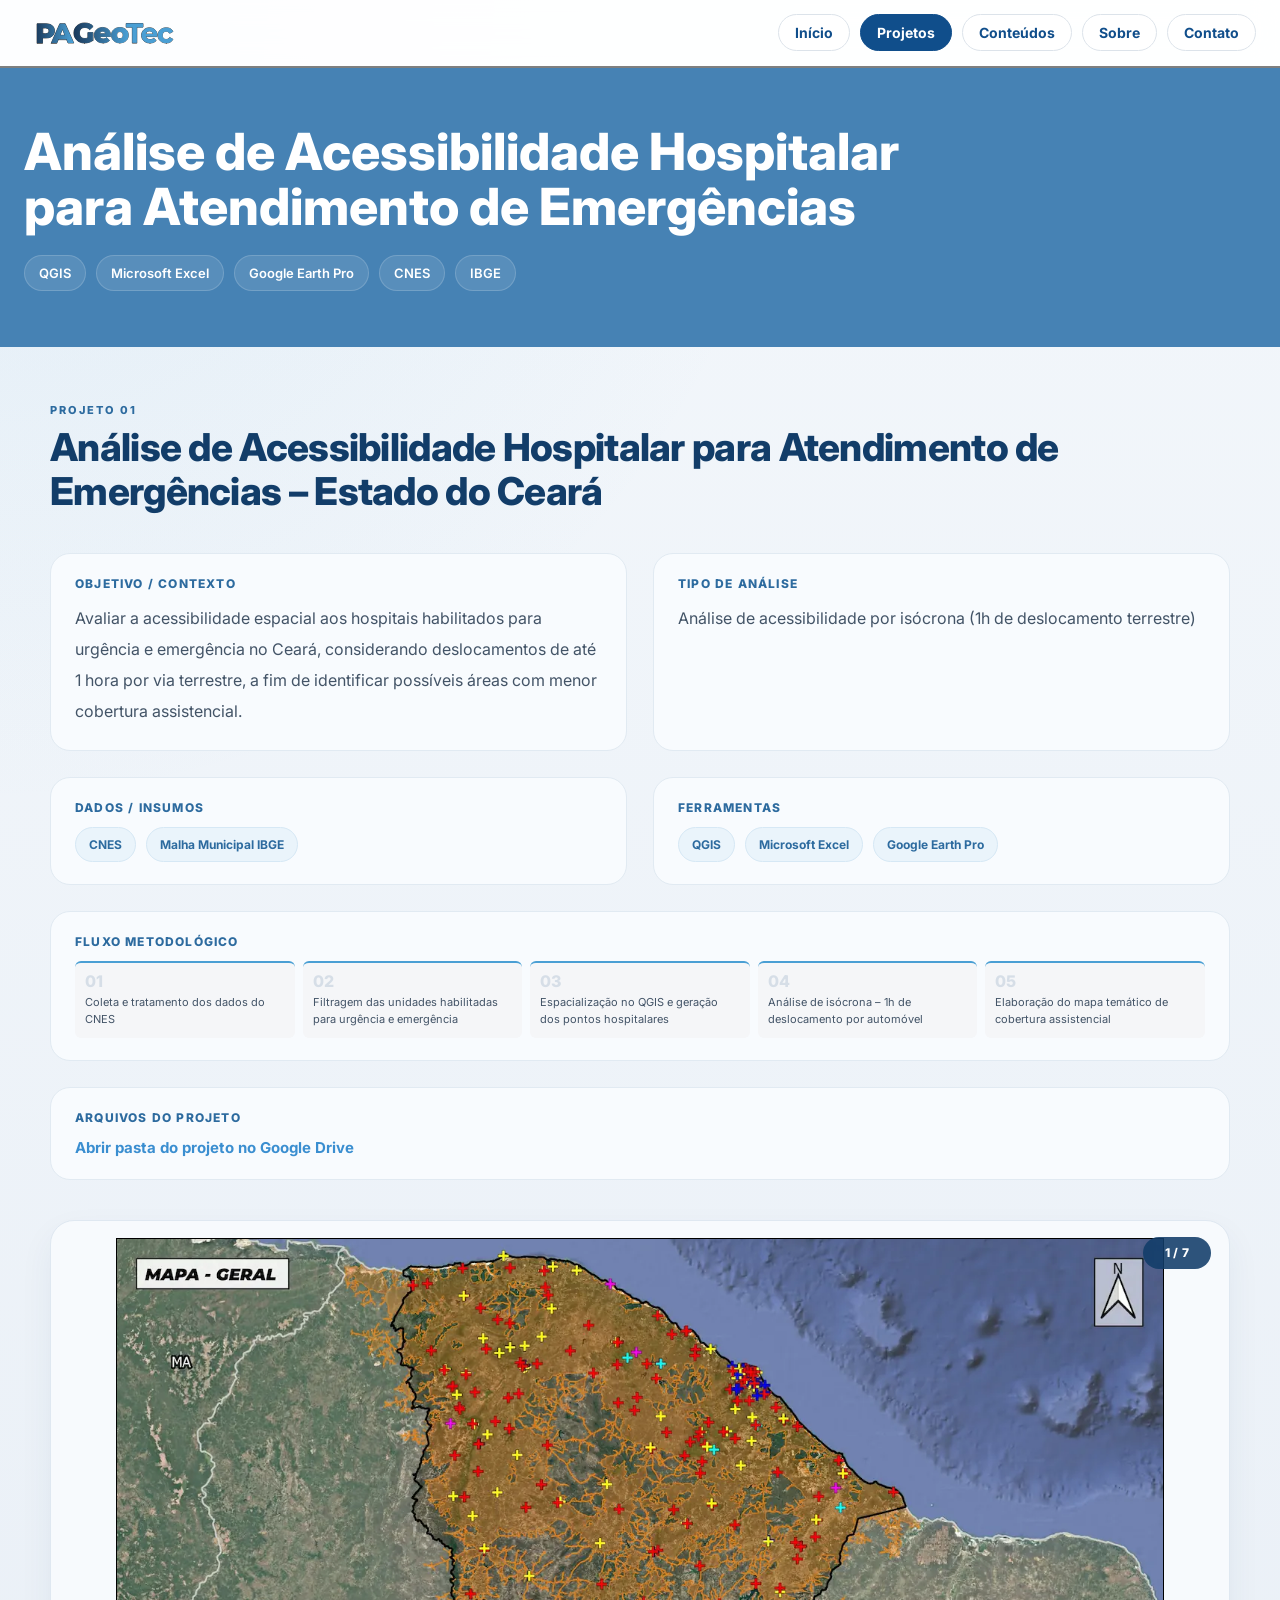
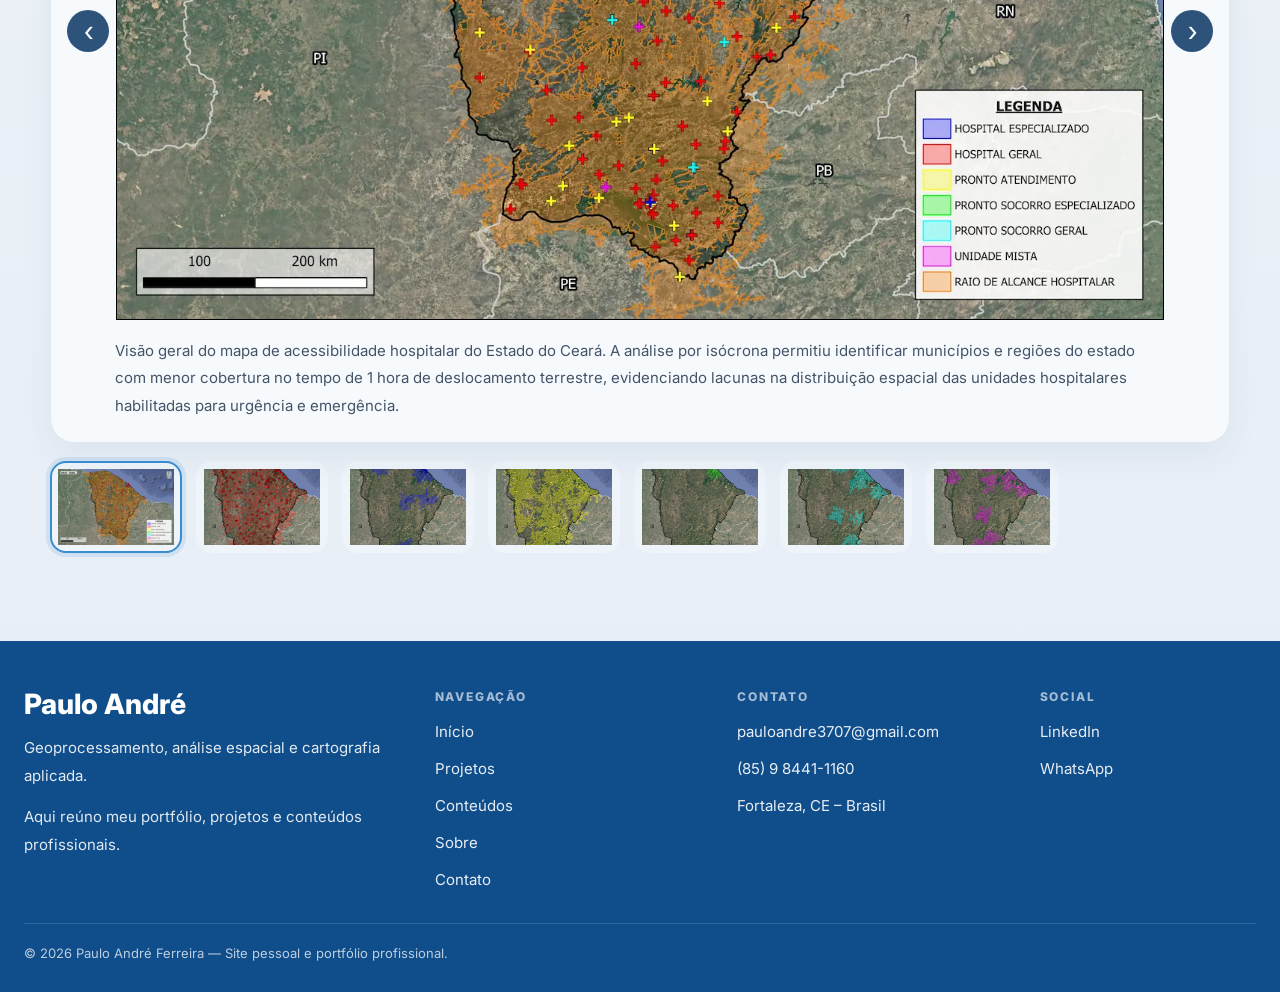
<file: paginas/projetos/acessibilidade-hospitalar-ceara.html>
<!DOCTYPE html>
<html lang="pt-BR">
<head>
  <meta charset="UTF-8" />
  <meta name="viewport" content="width=device-width, initial-scale=1.0" />
  <title>Projeto 01 — Acessibilidade Hospitalar | PA GeoTec</title>

  <link rel="preconnect" href="https://fonts.googleapis.com">
  <link rel="preconnect" href="https://fonts.gstatic.com" crossorigin>
  <link href="https://fonts.googleapis.com/css2?family=Inter:wght@300;400;500;600;700;800&display=swap" rel="stylesheet">

  <link rel="stylesheet" href="../../css/variaveis.css" />
  <link rel="stylesheet" href="../../css/base.css" />
  <link rel="stylesheet" href="../../css/layout.css" />
  <link rel="stylesheet" href="../../css/componentes.css" />
</head>
<body>

  <div id="site-header"></div>

  <main class="site-main">

    <!-- ══ HERO ══ -->
    <section class="hero-section">
      <div class="container-wide hero-grid">
        <div class="hero-content">
          <h1>Análise de Acessibilidade Hospitalar para Atendimento de Emergências</h1>
          <div class="hero-tags">
            <span>QGIS</span>
            <span>Microsoft Excel</span>
            <span>Google Earth Pro</span>
            <span>CNES</span>
            <span>IBGE</span>
          </div>
        </div>
      </div>
    </section>

    <!-- ══ CONTEÚDO PRINCIPAL ══ -->
    <div class="layout-content" style="padding: 56px 0 88px;">

      <!-- Número do projeto -->
      <div class="portfolio-project-number" style="margin-bottom: 8px;">Projeto 01</div>

      <!-- Título interno -->
      <h2 class="portfolio-project-title" style="margin-bottom: 40px;">
        Análise de Acessibilidade Hospitalar para Atendimento de Emergências –
        Estado do Ceará
      </h2>

      <!-- ── Grade de informações ── -->
      <div class="portfolio-project-grid" style="margin-bottom: 26px;">

        <div class="portfolio-project-block">
          <h4>Objetivo / Contexto</h4>
          <p>
            Avaliar a acessibilidade espacial aos hospitais habilitados para urgência e
            emergência no Ceará, considerando deslocamentos de até 1 hora por via terrestre,
            a fim de identificar possíveis áreas com menor cobertura assistencial.
          </p>
        </div>

        <div class="portfolio-project-block">
          <h4>Tipo de Análise</h4>
          <p>Análise de acessibilidade por isócrona (1h de deslocamento terrestre)</p>
        </div>

        <div class="portfolio-project-block">
          <h4>Dados / Insumos</h4>
          <div class="portfolio-tag-group">
            <span class="portfolio-tag-pill">CNES</span>
            <span class="portfolio-tag-pill">Malha Municipal IBGE</span>
          </div>
        </div>

        <div class="portfolio-project-block">
          <h4>Ferramentas</h4>
          <div class="portfolio-tag-group">
            <span class="portfolio-tag-pill">QGIS</span>
            <span class="portfolio-tag-pill">Microsoft Excel</span>
            <span class="portfolio-tag-pill">Google Earth Pro</span>
          </div>
        </div>

      </div>

      <!-- ── Fluxo Metodológico ── -->
      <div class="portfolio-project-block" style="margin-bottom: 26px;">
        <h4>Fluxo Metodológico</h4>
        <div class="portfolio-method-list">
          <div class="portfolio-method-step">
            <span class="portfolio-method-number">01</span>
            <span class="portfolio-method-text">Coleta e tratamento dos dados do CNES</span>
          </div>
          <div class="portfolio-method-step">
            <span class="portfolio-method-number">02</span>
            <span class="portfolio-method-text">Filtragem das unidades habilitadas para urgência e emergência</span>
          </div>
          <div class="portfolio-method-step">
            <span class="portfolio-method-number">03</span>
            <span class="portfolio-method-text">Espacialização no QGIS e geração dos pontos hospitalares</span>
          </div>
          <div class="portfolio-method-step">
            <span class="portfolio-method-number">04</span>
            <span class="portfolio-method-text">Análise de isócrona – 1h de deslocamento por automóvel</span>
          </div>
          <div class="portfolio-method-step">
            <span class="portfolio-method-number">05</span>
            <span class="portfolio-method-text">Elaboração do mapa temático de cobertura assistencial</span>
          </div>
        </div>
      </div>

      <!-- ── Arquivos do Projeto ── -->
      <div class="portfolio-project-block" style="margin-bottom: 40px;">
        <h4>Arquivos do Projeto</h4>
        <a
          class="portfolio-project-link"
          href="https://drive.google.com/drive/folders/1wXtG_tRdlxh9-T138QKgNW5tuYkl_alA?usp=sharing"
          target="_blank"
          rel="noopener noreferrer"
        >
          Abrir pasta do projeto no Google Drive
        </a>
      </div>

<!-- ── Galeria ── -->
<div class="article-gallery" data-blog-gallery>
  <div class="article-gallery-main">

    <button
      class="article-gallery-arrow article-gallery-arrow-prev"
      type="button"
      aria-label="Imagem anterior"
      data-gallery-prev
    >‹</button>

    <div class="article-gallery-counter" data-gallery-counter></div>

    <div class="article-gallery-frame">
      <img src="" alt="" data-gallery-main-image>
    </div>

    <p class="article-gallery-caption" data-gallery-caption></p>

    <button
      class="article-gallery-arrow article-gallery-arrow-next"
      type="button"
      aria-label="Próxima imagem"
      data-gallery-next
    >›</button>

  </div>

  <div class="article-gallery-thumbs">

    <button
      class="article-gallery-thumb active"
      type="button"
      data-gallery-thumb
      data-full="acessibilidade_hospitalar-ceara/mapa_geral-266x173.webp"
      data-alt="Mapa geral de acessibilidade hospitalar"
      data-caption="Visão geral do mapa de acessibilidade hospitalar do Estado do Ceará. A análise por isócrona permitiu identificar municípios e regiões do estado com menor cobertura no tempo de 1 hora de deslocamento terrestre, evidenciando lacunas na distribuição espacial das unidades hospitalares habilitadas para urgência e emergência."
    >
      <img
        src="acessibilidade_hospitalar-ceara/mapa_geral-266x173.webp"
        alt="Miniatura mapa geral"
      >
    </button>

    <button
      class="article-gallery-thumb"
      type="button"
      data-gallery-thumb
      data-full="acessibilidade_hospitalar-ceara/mapa_hospital_geral.webp"
      data-alt="Mapa hospitais gerais"
      data-caption="Distribuição dos hospitais gerais habilitados para urgência e emergência no Estado do Ceará."
    >
      <img
        src="acessibilidade_hospitalar-ceara/mapa_hospital_geral.webp"
        alt="Miniatura hospitais gerais"
      >
    </button>

    <button
      class="article-gallery-thumb"
      type="button"
      data-gallery-thumb
      data-full="acessibilidade_hospitalar-ceara/mapa_hospital_especializado.webp"
      data-alt="Mapa hospitais especializados"
      data-caption="Distribuição das unidades hospitalares especializadas habilitadas para urgência e emergência no Estado do Ceará."
    >
      <img
        src="acessibilidade_hospitalar-ceara/mapa_hospital_especializado.webp"
        alt="Miniatura hospitais especializados"
      >

    </button>

      <button
      class="article-gallery-thumb"
      type="button"
      data-gallery-thumb
      data-full="acessibilidade_hospitalar-ceara/mapa_pronto_atendimento.webp"
      data-alt="Mapa hospitais especializados"
      data-caption="Distribuição das unidades de pronto atendimento."
    >
      <img
        src="acessibilidade_hospitalar-ceara/mapa_pronto_atendimento.webp"
        alt="Miniatura hospitais especializados"
      >
    </button>

      <button
      class="article-gallery-thumb"
      type="button"
      data-gallery-thumb
      data-full="acessibilidade_hospitalar-ceara/mapa_pronto_socorro_especializado.webp"
      data-alt="Mapa hospitais especializados"
      data-caption="Distribuição das unidades de pronto socorro especializadas."
    >
      <img
        src="acessibilidade_hospitalar-ceara/mapa_pronto_socorro_especializado.webp"
        alt="Miniatura hospitais especializados"
      >
    </button>

      <button
      class="article-gallery-thumb"
      type="button"
      data-gallery-thumb
      data-full="acessibilidade_hospitalar-ceara/mapa_pronto_socorro_geral.webp"
      data-alt="Mapa hospitais especializados"
      data-caption="Distribuição das unidades de pronto socorro gerais."
    >
      <img
        src="acessibilidade_hospitalar-ceara/mapa_pronto_socorro_geral.webp"
        alt="Miniatura hospitais especializados"
      >
    </button>

      <button
      class="article-gallery-thumb"
      type="button"
      data-gallery-thumb
      data-full="acessibilidade_hospitalar-ceara/mapa_unidade_mista.webp"
      data-alt="Mapa hospitais especializados"
      data-caption="Distribuição das unidades mistas."
    >
      <img
        src="acessibilidade_hospitalar-ceara/mapa_unidade_mista.webp"
        alt="Miniatura hospitais especializados"
      >
    </button>

  </div>
</div>
<!-- /galeria -->


    </div>
    <!-- /layout-content -->

  </main>

  <div id="site-footer"></div>

  <script src="../../js/contato-data.js"></script>
  <script src="../../js/componentes.js"></script>
  <script src="../../js/conteudo-post.js"></script>
</body>
</html>
</file>
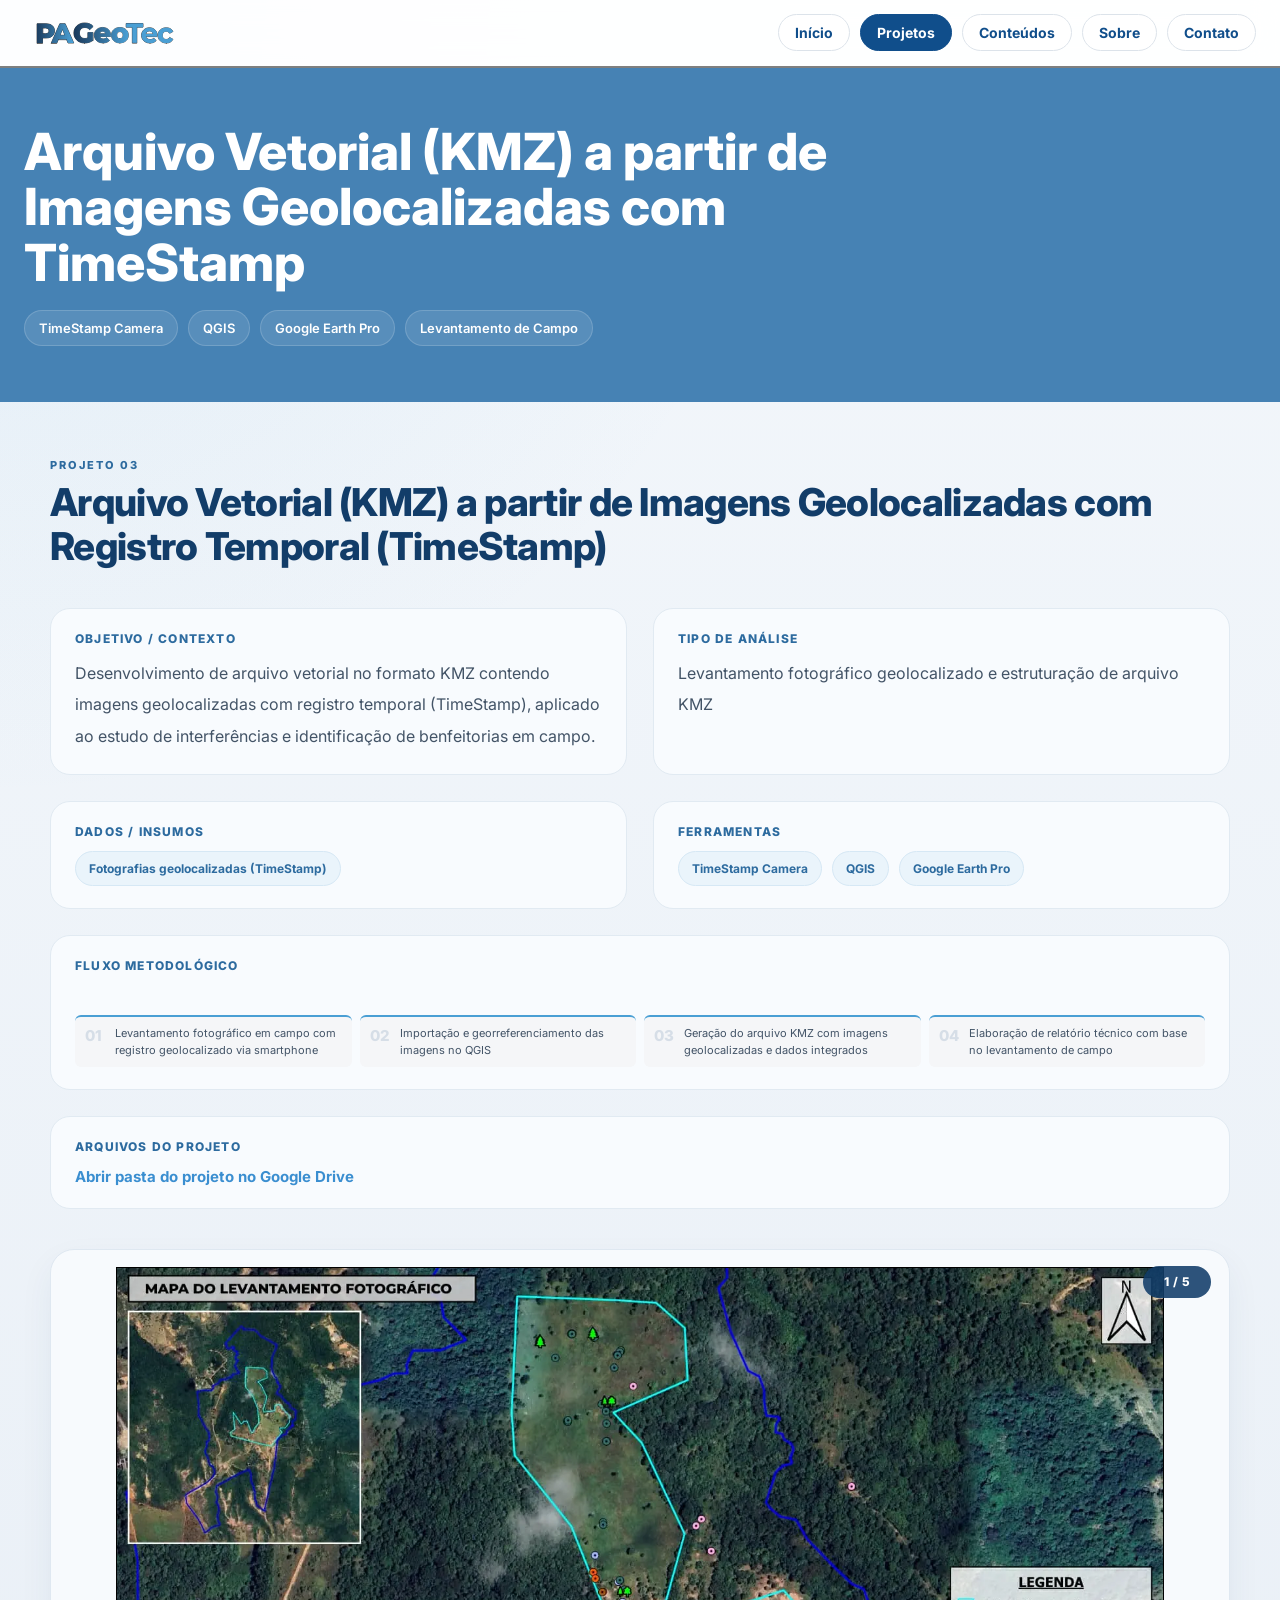
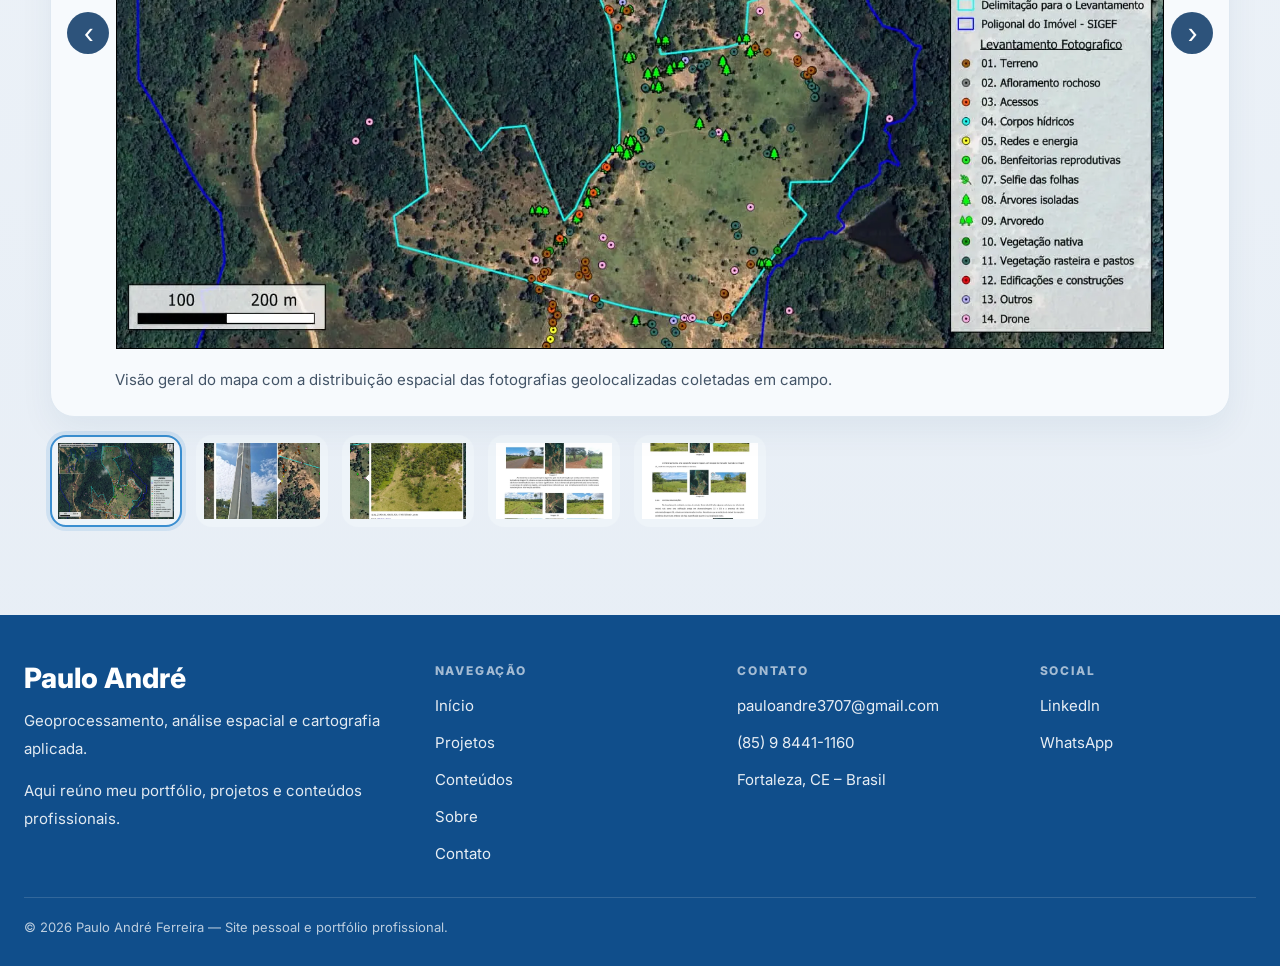
<file: paginas/projetos/kmz-imagens-geolocalizadas.html>
<!DOCTYPE html>
<html lang="pt-BR">
<head>
  <meta charset="UTF-8" />
  <meta name="viewport" content="width=device-width, initial-scale=1.0" />
  <title>Projeto 03 — Arquivo Vetorial KMZ com TimeStamp | PA GeoTec</title>

  <link rel="preconnect" href="https://fonts.googleapis.com">
  <link rel="preconnect" href="https://fonts.gstatic.com" crossorigin>
  <link href="https://fonts.googleapis.com/css2?family=Inter:wght@300;400;500;600;700;800&display=swap" rel="stylesheet">

  <link rel="stylesheet" href="../../css/variaveis.css" />
  <link rel="stylesheet" href="../../css/base.css" />
  <link rel="stylesheet" href="../../css/layout.css" />
  <link rel="stylesheet" href="../../css/componentes.css" />
</head>
<body>

  <div id="site-header"></div>

  <main class="site-main">

    <!-- ══ HERO ══ -->
    <section class="hero-section">
      <div class="container-wide hero-grid">
        <div class="hero-content">
          <h1>Arquivo Vetorial (KMZ) a partir de Imagens Geolocalizadas com TimeStamp</h1>
          <div class="hero-tags">
            <span>TimeStamp Camera</span>
            <span>QGIS</span>
            <span>Google Earth Pro</span>
            <span>Levantamento de Campo</span>
          </div>
        </div>
      </div>
    </section>

    <!-- ══ CONTEÚDO PRINCIPAL ══ -->
    <div class="layout-content" style="padding: 56px 0 88px;">

      <!-- Número do projeto -->
      <div class="portfolio-project-number" style="margin-bottom: 8px;">Projeto 03</div>

      <!-- Título interno -->
      <h2 class="portfolio-project-title" style="margin-bottom: 40px;">
        Arquivo Vetorial (KMZ) a partir de Imagens Geolocalizadas
        com Registro Temporal (TimeStamp)
      </h2>

      <!-- ── Grade de informações ── -->
      <div class="portfolio-project-grid" style="margin-bottom: 26px;">

        <div class="portfolio-project-block">
          <h4>Objetivo / Contexto</h4>
          <p>
            Desenvolvimento de arquivo vetorial no formato KMZ contendo imagens geolocalizadas
            com registro temporal (TimeStamp), aplicado ao estudo de interferências e
            identificação de benfeitorias em campo.
          </p>
        </div>

        <div class="portfolio-project-block">
          <h4>Tipo de Análise</h4>
          <p>Levantamento fotográfico geolocalizado e estruturação de arquivo KMZ</p>
        </div>

        <div class="portfolio-project-block">
          <h4>Dados / Insumos</h4>
          <div class="portfolio-tag-group">
            <span class="portfolio-tag-pill">Fotografias geolocalizadas (TimeStamp)</span>
          </div>
        </div>

        <div class="portfolio-project-block">
          <h4>Ferramentas</h4>
          <div class="portfolio-tag-group">
            <span class="portfolio-tag-pill">TimeStamp Camera</span>
            <span class="portfolio-tag-pill">QGIS</span>
            <span class="portfolio-tag-pill">Google Earth Pro</span>
          </div>
        </div>

      </div>

      <!-- ── Fluxo Metodológico ── -->
      <!-- Projeto 03 usa layout em coluna (classe projeto-03) -->
      <div class="portfolio-project-block portfolio-project projeto-03" style="margin-bottom: 26px;">
        <h4>Fluxo Metodológico</h4>
        <div class="portfolio-method-list">
          <div class="portfolio-method-step">
            <span class="portfolio-method-number">01</span>
            <span class="portfolio-method-text">Levantamento fotográfico em campo com registro geolocalizado via smartphone</span>
          </div>
          <div class="portfolio-method-step">
            <span class="portfolio-method-number">02</span>
            <span class="portfolio-method-text">Importação e georreferenciamento das imagens no QGIS</span>
          </div>
          <div class="portfolio-method-step">
            <span class="portfolio-method-number">03</span>
            <span class="portfolio-method-text">Geração do arquivo KMZ com imagens geolocalizadas e dados integrados</span>
          </div>
          <div class="portfolio-method-step">
            <span class="portfolio-method-number">04</span>
            <span class="portfolio-method-text">Elaboração de relatório técnico com base no levantamento de campo</span>
          </div>
        </div>
      </div>

      <!-- ── Arquivos do Projeto ── -->
      <div class="portfolio-project-block" style="margin-bottom: 40px;">
        <h4>Arquivos do Projeto</h4>
        <a
          class="portfolio-project-link"
          href="https://drive.google.com/drive/folders/1ID8drMEv9nbGACnDBqG3rNSO6PW4PgEG?usp=sharing"
          target="_blank"
          rel="noopener noreferrer"
        >
          Abrir pasta do projeto no Google Drive
        </a>
      </div>

      <!-- ── Galeria ── -->
      <div class="article-gallery" data-blog-gallery>
        <div class="article-gallery-main">

          <button
            class="article-gallery-arrow article-gallery-arrow-prev"
            type="button"
            aria-label="Imagem anterior"
            data-gallery-prev
          >‹</button>

          <div class="article-gallery-counter" data-gallery-counter></div>

          <div class="article-gallery-frame">
            <img src="" alt="" data-gallery-main-image>
          </div>

          <p class="article-gallery-caption" data-gallery-caption></p>

          <button
            class="article-gallery-arrow article-gallery-arrow-next"
            type="button"
            aria-label="Próxima imagem"
            data-gallery-next
          >›</button>

        </div>

        <div class="article-gallery-thumbs">

          <button
            class="article-gallery-thumb active"
            type="button"
            data-gallery-thumb
            data-full="kmz-imagens-geolocalizadas/mapa_levantamento_fotografico.webp"
            data-alt="Mapa do levantamento fotográfico geolocalizado"
            data-caption="Visão geral do mapa com a distribuição espacial das fotografias geolocalizadas coletadas em campo."
          >
            <img
              src="kmz-imagens-geolocalizadas/mapa_levantamento_fotografico.webp"
              alt="Miniatura mapa levantamento"
            >
          </button>

          <button
            class="article-gallery-thumb"
            type="button"
            data-gallery-thumb
            data-full="kmz-imagens-geolocalizadas/foto_geolocalizada1-765x870.webp"
            data-alt="Foto geolocalizada 1"
            data-caption="Esta metodologia é especialmente útil em situações onde a geração de ortosmosaicos não é viável, funcionando tanto como solução alternativa quanto como dado complementar ao mapeamento aéreo."
          >
            <img
              src="kmz-imagens-geolocalizadas/foto_geolocalizada1-765x870.webp"
              alt="Miniatura foto geolocalizada 1"
            >
          </button>

          <button
            class="article-gallery-thumb"
            type="button"
            data-gallery-thumb
            data-full="kmz-imagens-geolocalizadas/foto_geolocalizada2-765x870.webp"
            data-alt="Foto geolocalizada 2"
            data-caption="Visão terrestre detalhada de terrenos, estruturas e elementos de interesse para análise espacial, obtida durante levantamento fotográfico em campo."
          >
            <img
              src="kmz-imagens-geolocalizadas/foto_geolocalizada2-765x870.webp"
              alt="Miniatura foto geolocalizada 2"
            >
          </button>

          <button
            class="article-gallery-thumb"
            type="button"
            data-gallery-thumb
            data-full="kmz-imagens-geolocalizadas/relatorio_vistoria1-714x870.webp"
            data-alt="Relatório de vistoria parte 1"
            data-caption="Com o arquivo KMZ contendo as imagens geolocalizadas, é possível complementar a análise por meio de um relatório de vistoria estruturado, identificando e evidenciando pontos de atenção no terreno."
          >
            <img
              src="kmz-imagens-geolocalizadas/relatorio_vistoria1-714x870.webp"
              alt="Miniatura relatório vistoria 1"
            >
          </button>

          <button
            class="article-gallery-thumb"
            type="button"
            data-gallery-thumb
            data-full="kmz-imagens-geolocalizadas/relatorio_vistoria2-714x870.webp"
            data-alt="Relatório de vistoria parte 2"
            data-caption="Continuação do relatório técnico de vistoria, fornecendo subsídios técnicos alinhados ao objetivo do estudo a partir da marcação e localização geográfica das fotografias."
          >
            <img
              src="kmz-imagens-geolocalizadas/relatorio_vistoria2-714x870.webp"
              alt="Miniatura relatório vistoria 2"
            >
          </button>

        </div>
      </div>
      <!-- /galeria -->


    </div>
    <!-- /layout-content -->

  </main>

  <div id="site-footer"></div>

  <script src="../../js/contato-data.js"></script>
  <script src="../../js/componentes.js"></script>
  <script src="../../js/conteudo-post.js"></script>
</body>
</html>
</file>
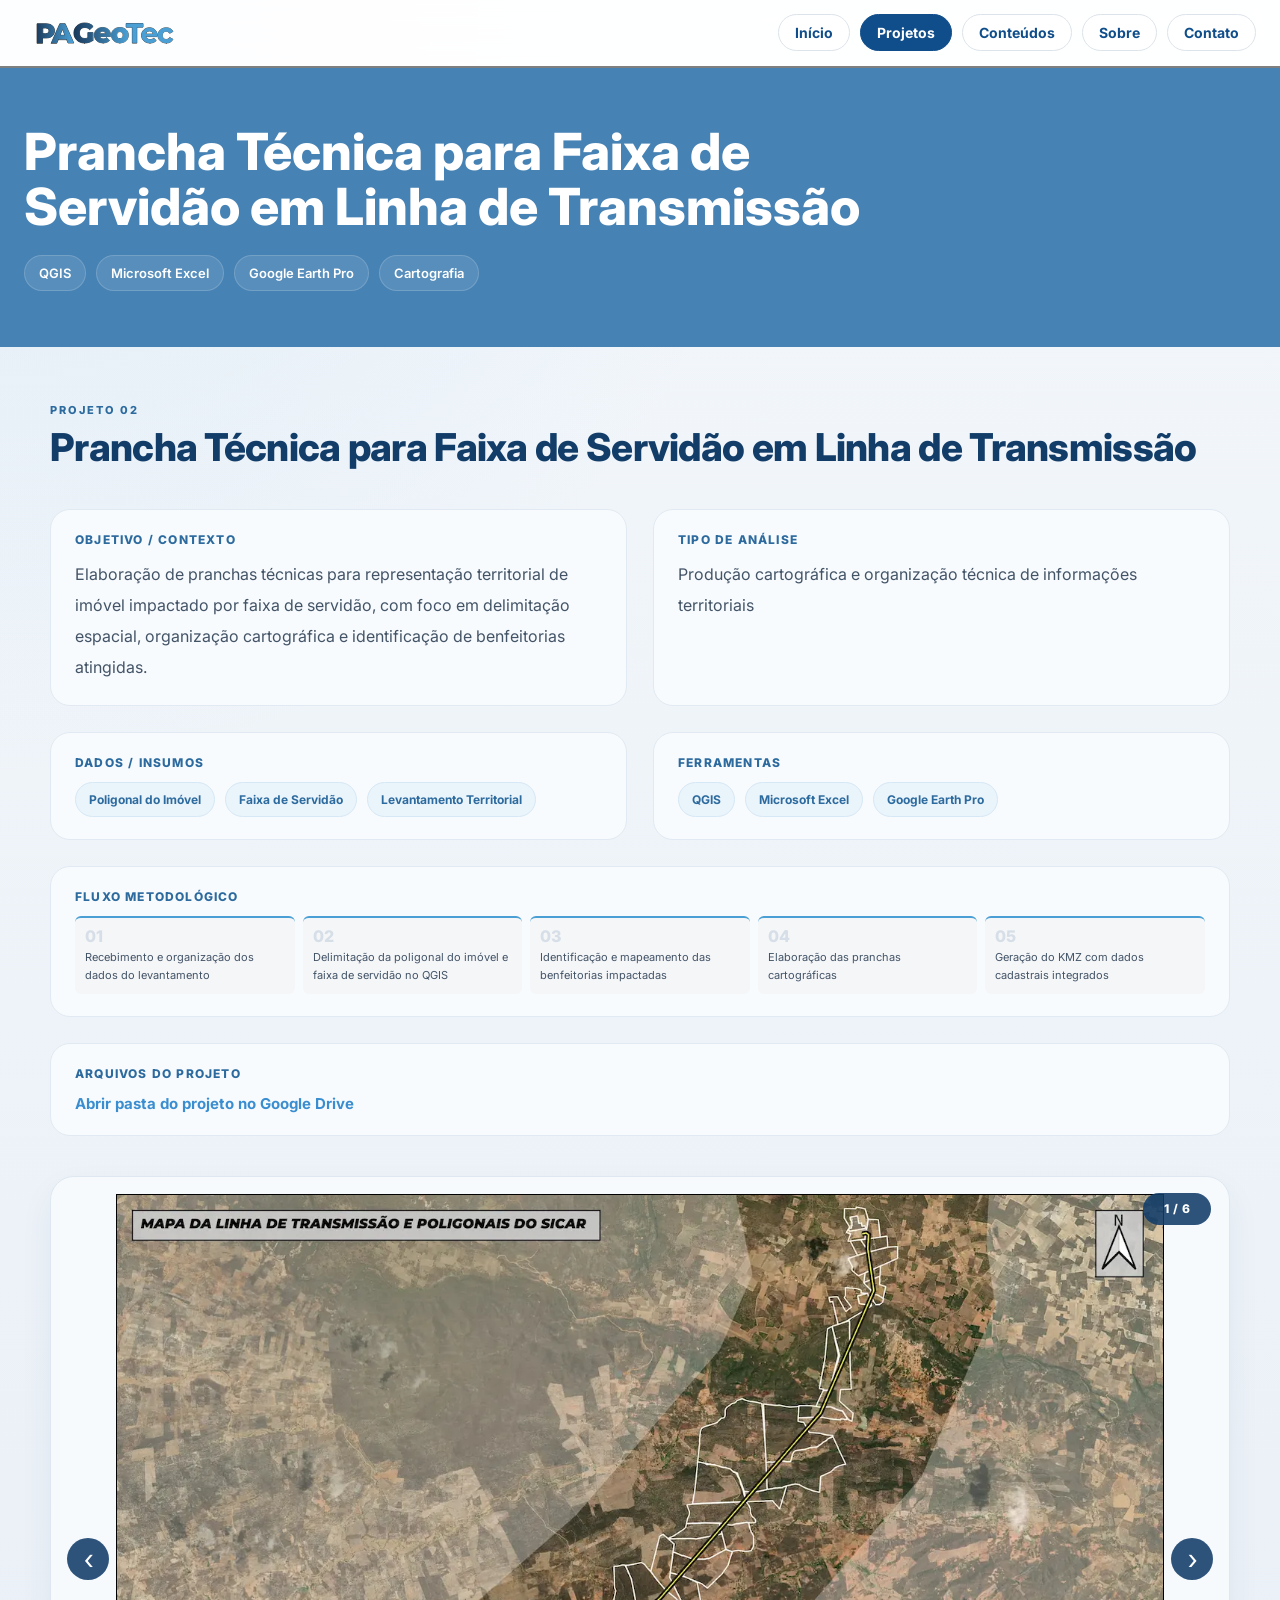
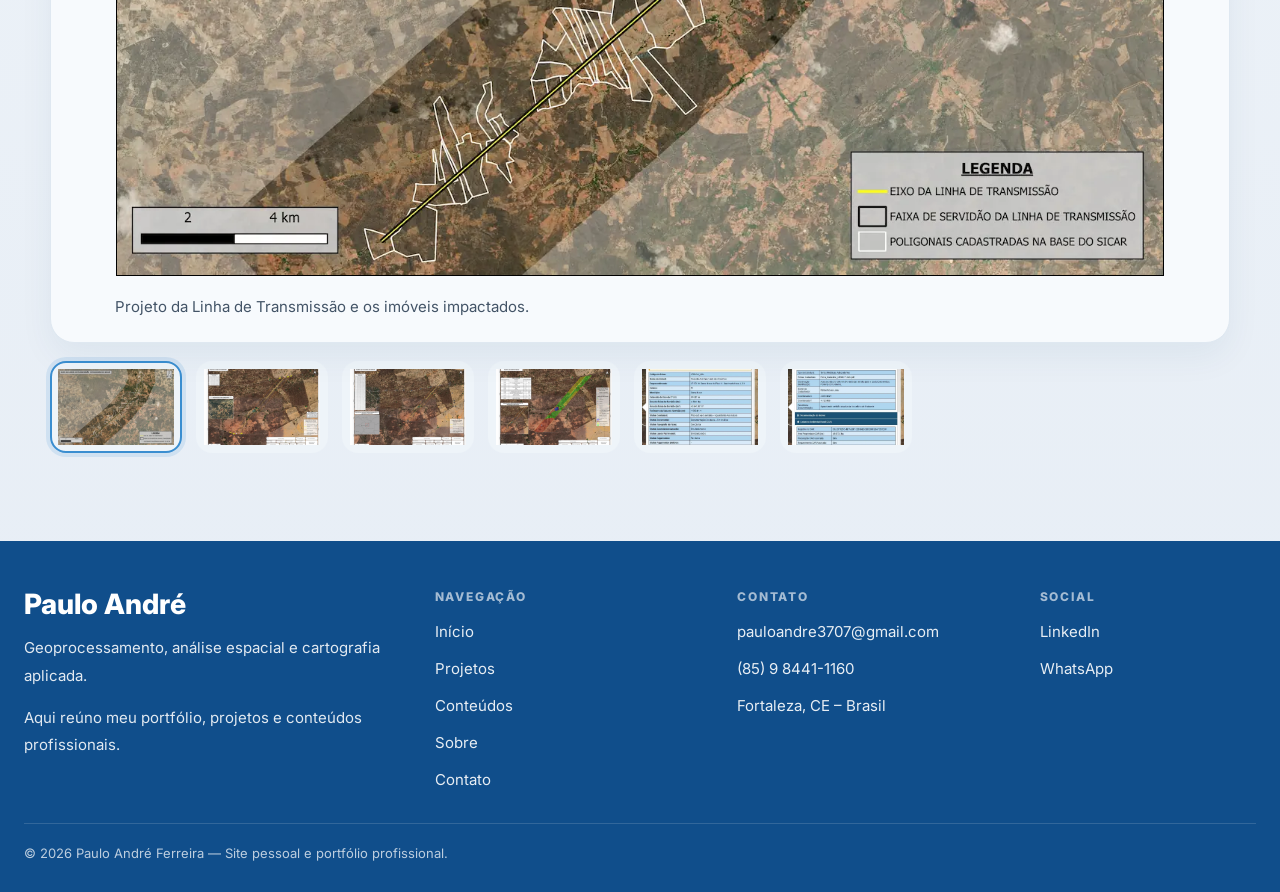
<file: paginas/projetos/prancha-servidao-benfeitorias.html>
<!DOCTYPE html>
<html lang="pt-BR">
<head>
  <meta charset="UTF-8" />
  <meta name="viewport" content="width=device-width, initial-scale=1.0" />
  <title>Projeto 02 — Prancha Técnica Faixa de Servidão | PA GeoTec</title>

  <link rel="preconnect" href="https://fonts.googleapis.com">
  <link rel="preconnect" href="https://fonts.gstatic.com" crossorigin>
  <link href="https://fonts.googleapis.com/css2?family=Inter:wght@300;400;500;600;700;800&display=swap" rel="stylesheet">

  <link rel="stylesheet" href="../../css/variaveis.css" />
  <link rel="stylesheet" href="../../css/base.css" />
  <link rel="stylesheet" href="../../css/layout.css" />
  <link rel="stylesheet" href="../../css/componentes.css" />
</head>
<body>

  <div id="site-header"></div>

  <main class="site-main">

    <!-- ══ HERO ══ -->
    <section class="hero-section">
      <div class="container-wide hero-grid">
        <div class="hero-content">
          <h1>Prancha Técnica para Faixa de Servidão em Linha de Transmissão</h1>
          <div class="hero-tags">
            <span>QGIS</span>
            <span>Microsoft Excel</span>
            <span>Google Earth Pro</span>
            <span>Cartografia</span>
          </div>
        </div>
      </div>
    </section>

    <!-- ══ CONTEÚDO PRINCIPAL ══ -->
    <div class="layout-content" style="padding: 56px 0 88px;">

      <!-- Número do projeto -->
      <div class="portfolio-project-number" style="margin-bottom: 8px;">Projeto 02</div>

      <!-- Título interno -->
      <h2 class="portfolio-project-title" style="margin-bottom: 40px;">
        Prancha Técnica para Faixa de Servidão em Linha de Transmissão
      </h2>

      <!-- ── Grade de informações ── -->
      <div class="portfolio-project-grid" style="margin-bottom: 26px;">

        <div class="portfolio-project-block">
          <h4>Objetivo / Contexto</h4>
          <p>
            Elaboração de pranchas técnicas para representação territorial de imóvel impactado
            por faixa de servidão, com foco em delimitação espacial, organização cartográfica
            e identificação de benfeitorias atingidas.
          </p>
        </div>

        <div class="portfolio-project-block">
          <h4>Tipo de Análise</h4>
          <p>Produção cartográfica e organização técnica de informações territoriais</p>
        </div>

        <div class="portfolio-project-block">
          <h4>Dados / Insumos</h4>
          <div class="portfolio-tag-group">
            <span class="portfolio-tag-pill">Poligonal do Imóvel</span>
            <span class="portfolio-tag-pill">Faixa de Servidão</span>
            <span class="portfolio-tag-pill">Levantamento Territorial</span>
          </div>
        </div>

        <div class="portfolio-project-block">
          <h4>Ferramentas</h4>
          <div class="portfolio-tag-group">
            <span class="portfolio-tag-pill">QGIS</span>
            <span class="portfolio-tag-pill">Microsoft Excel</span>
            <span class="portfolio-tag-pill">Google Earth Pro</span>
          </div>
        </div>

      </div>

      <!-- ── Fluxo Metodológico ── -->
      <div class="portfolio-project-block" style="margin-bottom: 26px;">
        <h4>Fluxo Metodológico</h4>
        <div class="portfolio-method-list">
          <div class="portfolio-method-step">
            <span class="portfolio-method-number">01</span>
            <span class="portfolio-method-text">Recebimento e organização dos dados do levantamento</span>
          </div>
          <div class="portfolio-method-step">
            <span class="portfolio-method-number">02</span>
            <span class="portfolio-method-text">Delimitação da poligonal do imóvel e faixa de servidão no QGIS</span>
          </div>
          <div class="portfolio-method-step">
            <span class="portfolio-method-number">03</span>
            <span class="portfolio-method-text">Identificação e mapeamento das benfeitorias impactadas</span>
          </div>
          <div class="portfolio-method-step">
            <span class="portfolio-method-number">04</span>
            <span class="portfolio-method-text">Elaboração das pranchas cartográficas</span>
          </div>
          <div class="portfolio-method-step">
            <span class="portfolio-method-number">05</span>
            <span class="portfolio-method-text">Geração do KMZ com dados cadastrais integrados</span>
          </div>
        </div>
      </div>

      <!-- ── Arquivos do Projeto ── -->
      <div class="portfolio-project-block" style="margin-bottom: 40px;">
        <h4>Arquivos do Projeto</h4>
        <a
          class="portfolio-project-link"
          href="https://drive.google.com/drive/folders/1gCB2jTqB_3kCsZYVUMlYRlvt7klyLTNI?usp=sharing"
          target="_blank"
          rel="noopener noreferrer"
        >
          Abrir pasta do projeto no Google Drive
        </a>
      </div>

<!-- ── Galeria ── -->
<div class="article-gallery" data-blog-gallery>
  <div class="article-gallery-main">

    <button
      class="article-gallery-arrow article-gallery-arrow-prev"
      type="button"
      aria-label="Imagem anterior"
      data-gallery-prev
    >‹</button>

    <div class="article-gallery-counter" data-gallery-counter></div>

    <div class="article-gallery-frame">
      <img src="" alt="" data-gallery-main-image>
    </div>

    <p class="article-gallery-caption" data-gallery-caption></p>

    <button
      class="article-gallery-arrow article-gallery-arrow-next"
      type="button"
      aria-label="Próxima imagem"
      data-gallery-next
    >›</button>

  </div>

  <div class="article-gallery-thumbs">

    <button
      class="article-gallery-thumb active"
      type="button"
      data-gallery-thumb
      data-full="prancha-servidao-benfeitorias/mapa_ilustrativo_800x520.webp"
      data-alt="Mapa ilustrativo da faixa de servidão"
      data-caption="Projeto da Linha de Transmissão e os imóveis impactados."
    >
      <img
        src="prancha-servidao-benfeitorias/mapa_ilustrativo_800x520.webp"
        alt="Miniatura mapa ilustrativo"
      >
    </button>

    <button
      class="article-gallery-thumb"
      type="button"
      data-gallery-thumb
      data-full="prancha-servidao-benfeitorias/planta_01-area_de_servidao.webp"
      data-alt="Prancha técnica da poligonal do imóvel"
      data-caption="Prancha técnica da faixa de servidão, elaborada para visualização do trecho onde a Linha de Trasmissão impacta o imóvel."
    >
      <img
        src="prancha-servidao-benfeitorias/planta_01-area_de_servidao.webp"
        alt="Miniatura poligonal do imóvel"
      >
    </button>

    <button
      class="article-gallery-thumb"
      type="button"
      data-gallery-thumb
      data-full="prancha-servidao-benfeitorias/planta_02-poligonal_do_imovel.webp"
      data-alt="Prancha técnica da poligonal do imóvel"
      data-caption="Prancha técnica da poligonal do imóvel e da faixa impactada, elaborada para comprovação da conclusão do georreferenciamento do imóvel."
    >
      <img
        src="prancha-servidao-benfeitorias/planta_02-poligonal_do_imovel.webp"
        alt="Miniatura poligonal do imóvel"
      >
    </button>

    <button
      class="article-gallery-thumb"
      type="button"
      data-gallery-thumb
      data-full="prancha-servidao-benfeitorias/planta_03-benfeitorias_levantadas.webp"
      data-alt="Prancha técnica das benfeitorias levantadas"
      data-caption="Prancha técnica com a representação das benfeitorias identificadas in loco."
    >
      <img
        src="prancha-servidao-benfeitorias/planta_03-benfeitorias_levantadas.webp"
        alt="Miniatura benfeitorias levantadas"
      >
    </button>

    <button
      class="article-gallery-thumb"
      type="button"
      data-gallery-thumb
      data-full="prancha-servidao-benfeitorias/tabela_de_descricao_do_kmz_1-663x754.webp"
      data-alt="Tabela descritiva do KMZ parte 1"
      data-caption="O projeto contempla a geração do arquivo KMZ com dados cadastrais, status documentais e informações de progresso integrados, facilitando consulta e acompanhamento técnico."
    >
      <img
        src="prancha-servidao-benfeitorias/tabela_de_descricao_do_kmz_1-663x754.webp"
        alt="Miniatura tabela KMZ 1"
      >
    </button>

    <button
      class="article-gallery-thumb"
      type="button"
      data-gallery-thumb
      data-full="prancha-servidao-benfeitorias/tabela_de_descricao_do_kmz_2-663x754.webp"
      data-alt="Tabela descritiva do KMZ parte 2"
      data-caption="Continuação da estrutura de dados integrados ao arquivo KMZ para navegação interativa e acompanhamento técnico."
    >
      <img
        src="prancha-servidao-benfeitorias/tabela_de_descricao_do_kmz_2-663x754.webp"
        alt="Miniatura tabela KMZ 2"
      >
    </button>

  </div>
</div>
<!-- /galeria -->



    </div>
    <!-- /layout-content -->

  </main>

  <div id="site-footer"></div>

  <script src="../../js/contato-data.js"></script>
  <script src="../../js/componentes.js"></script>
  <script src="../../js/conteudo-post.js"></script>
</body>
</html>
</file>
<file: css/variaveis.css>
/* =====================================================
   VARIÁVEIS GLOBAIS — PA GeoTec
   ===================================================== */

:root {
  /* Cores principais */
  --cor-primaria:      #104E8B;
  --cor-secundaria:    #4682B4;
  --cor-acento:        #4a9fd4;
  --cor-claro:         #e8f4fd;
  --cor-cinza:         #f5f6f8;
  --cor-texto:         #2c3e50;
  --cor-texto-claro:   #6b7c93;
  --cor-branco:        #ffffff;
  --cor-linha:         #dce3ea;
  --cor-divisor:       rgba(0, 0, 0, 0.18);

  /* Layout */
  --largura-container:      1240px;  /* manter como fallback */
  --largura-container-wide: 1440px;  /* páginas sem sidebar (Home, Projetos, Conteúdos, Sobre) */
  --largura-container-page: 1200px;  /* subpáginas COM sidebar */
  --raio: 14px;

  /* Sombras */
  --sombra-suave: 0 10px 30px rgba(26, 58, 92, 0.08);
  --sombra-media: 0 16px 40px rgba(26, 58, 92, 0.12);

  /* Hero padrão (gradient usado em todas as páginas) */
  --hero-bg: linear-gradient(135deg, rgba(22,55,84,0.98), rgba(47,121,173,0.94));
}
</file>
<file: css/base.css>
/* =====================================================
   BASE — Reset, tipografia e utilitários
   ===================================================== */

*, *::before, *::after {
  margin: 0;
  padding: 0;
  box-sizing: border-box;
}

html {
  scroll-behavior: smooth;
  min-height: 100%;
}

body {
  min-height: 100vh;
  display: flex;
  flex-direction: column;
  font-family: 'Inter', sans-serif;
  color: var(--cor-texto);
  background:
    radial-gradient(circle at top left, rgba(74,159,212,0.10), transparent 28%),
    linear-gradient(180deg, #f3f7fb 0%, #e6edf5 100%);
  overflow-x: hidden;
}

button {
  font-family: inherit;
  cursor: pointer;
}

a {
  text-decoration: none;
}

img {
  max-width: 100%;
  display: block;
}

/* ── Utilitários ── */
/* ── Container padrão (subpáginas com sidebar) ── */
.container {
  width: min(calc(100% - 48px), var(--largura-container-page));
  margin: 0 auto;
}

/* ── Container wide (Home, Projetos, Conteúdos, Sobre) ── */
.container-wide {
  width: min(calc(100% - 48px), var(--largura-container-wide));
  margin: 0 auto;
}

.section-block,
.page-top {
  padding: 42px 0 56px;
}

.section-block + .section-block {
  padding-top: 0;
}

.section-title {
  display: flex;
  align-items: center;
  gap: 12px;
  margin-bottom: 18px;
}

.section-title span {
  font-size: 18px;
  font-weight: 800;
  letter-spacing: 2px;
  text-transform: uppercase;
  color: var(--cor-secundaria);
}

.section-line {
  flex: 1;
  height: 1px;
  background: var(--cor-linha);
}

.page-description {
  max-width: 100%;
  font-size: 15px;
  line-height: 1.8;
  color: var(--cor-texto-claro);
  margin-bottom: 26px;
}

/* ── Botões ── */
.btn {
  border: none;
  border-radius: 12px;
  padding: 12px 18px;
  font-size: 14px;
  font-weight: 700;
  cursor: pointer;
  transition: transform 0.2s ease, box-shadow 0.2s ease, background 0.2s ease;
}

.btn:hover {
  transform: translateY(-1px);
}

.btn-primary {
  background: var(--cor-primaria);
  color: var(--cor-branco);
  box-shadow: var(--sombra-suave);
}

.btn-secondary {
  background: rgba(255,255,255,0.08);
  color: var(--cor-branco);
  border: 1px solid rgba(255,255,255,0.25);
}

/* ── Tab sections (index) ── */
.tab-section {
  display: none;
}

.tab-section.active {
  display: block;
}

/* ── Print básico ── */
@media print {
  body { background: white; }
  .site-header { display: none !important; }
}
</file>
<file: css/layout.css>
/* =====================================================
   LAYOUT — Header, Footer, site-main
   ===================================================== */

/* ── Layout de subpágina com sidebar ── */
.page-layout {
  display: grid;
  grid-template-columns: 1fr 300px; /* conteúdo + sidebar */
  gap: 32px;
  align-items: start;
}

.page-content {
  min-width: 0; /* evita overflow no grid */
}

.page-sidebar {
  position: sticky;
  top: 90px; /* altura do header */
  display: flex;
  flex-direction: column;
  gap: 20px;
}

/* ── Responsivo sidebar ── */
@media (max-width: 900px) {
  .page-layout {
    grid-template-columns: 1fr; /* sidebar vai pra baixo */
  }

  .page-sidebar {
    position: static;
  }
}

   /* ── HEADER ── */
.site-header {
  position: sticky;
  top: 0;
  z-index: 999;
  background: rgba(255,255,255,0.92);
  backdrop-filter: blur(12px);
  border-bottom: 2px solid rgba(0, 0, 0, 0.5);
}

.header-container {
  display: flex;
  align-items: center;
  justify-content: space-between;
  gap: 20px;
  padding: 12px 0;
}

.brand {
  display: flex;
  align-items: center;
}

.brand-logo-link {
  display: inline-flex;
  align-items: center;
}

.brand-logo {
  max-height: 42px;
  width: auto;
  display: block;
}

/* ── NAV ── */
.main-nav {
  display: flex;
  gap: 10px;
  flex-wrap: wrap;
}

.nav-link {
  display: inline-flex;
  align-items: center;
  justify-content: center;
  background: var(--cor-branco);
  color: var(--cor-primaria);
  border: 1px solid var(--cor-linha);
  border-radius: 999px;
  padding: 9px 16px;
  font-size: 14px;
  font-weight: 700;
  transition: background 0.2s ease, color 0.2s ease, border-color 0.2s ease;
}

.nav-link:hover,
.nav-link.active {
  background: var(--cor-primaria);
  color: var(--cor-branco);
  border-color: var(--cor-primaria);
}

/* ── MAIN ── */
.site-main {
  flex: 1;
}

/* ── FOOTER ── */
.site-footer {
  margin-top: auto;
  background: var(--cor-primaria);
  color: var(--cor-branco);
  position: relative;
  overflow: hidden;
}

.footer-grid {
  position: relative;
  z-index: 1;
  display: grid;
  grid-template-columns: 1.4fr 1fr 1fr 0.8fr;
  gap: 32px;
  padding: 48px 0 30px;
}

.footer-column {
  display: flex;
  flex-direction: column;
  gap: 14px;
}

.footer-column-main { max-width: 440px; }

.footer-title {
  font-size: 28px;
  line-height: 1.1;
  font-weight: 800;
  color: var(--cor-branco);
}

.footer-heading {
  font-size: 12px;
  font-weight: 800;
  letter-spacing: 1.8px;
  text-transform: uppercase;
  color: rgba(255,255,255,0.62);
}

.footer-text {
  font-size: 15px;
  line-height: 1.85;
  color: rgba(255,255,255,0.88);
}

.footer-nav,
.footer-info-list {
  display: flex;
  flex-direction: column;
  gap: 10px;
}

.footer-contact-link,
.footer-info-text {
  font-size: 15px;
  line-height: 1.8;
  color: rgba(255,255,255,0.9);
  word-break: break-word;
}

.footer-contact-link:hover {
  color: #ffffff;
  text-decoration: underline;
}

.footer-bottom {
  position: relative;
  z-index: 1;
  padding: 18px 0 28px;
  border-top: 1px solid rgba(255,255,255,0.14);
}

.footer-bottom-text {
  font-size: 13px;
  line-height: 1.7;
  color: rgba(255,255,255,0.72);
}

/* ── Responsivo ── */
@media (max-width: 900px) {
  .header-container {
    flex-direction: column;
    align-items: flex-start;
    padding: 10px 0;
  }

  .main-nav { width: 100%; }
  .brand-logo { max-height: 38px; }

  .footer-grid {
    grid-template-columns: 1fr 1fr;
    gap: 26px;
    padding: 40px 0 24px;
  }
}

@media (max-width: 680px) {
  .footer-grid { grid-template-columns: 1fr; }
  .footer-title { font-size: 24px; }
}
</file>
<file: css/componentes.css>
/* =====================================================
   COMPONENTES — Hero, Cards, Conteudo, Portfolio, Tutoriais
   ===================================================== */

/* ════════════════════════════════════════════════════
   HERO PADRÃO (usado em todas as páginas)
   ════════════════════════════════════════════════════ */
.hero-section {
  padding: 56px 0;
  background: var(--cor-secundaria);
  color: var(--cor-branco);
  position: relative;
  overflow: hidden;
}

.hero-grid {
  display: block;
  position: relative;
  z-index: 1;
}

.hero-content {
  width: 100%;
  background: transparent;
}

.hero-content h1 {
  font-size: clamp(32px, 4vw, 56px);
  line-height: 1.08;
  font-weight: 800;
  max-width: 920px;
  margin-bottom: 20px;
  color: var(--cor-branco);
}

.hero-content h1 span {
  display: block;
  color: #bfe4ff;
}

.hero-content p {
  max-width: 860px;
  font-size: 18px;
  line-height: 1.9;
  color: rgba(255,255,255,0.9);
  margin-bottom: 28px;
}

.hero-tags {
  display: flex;
  flex-wrap: wrap;
  gap: 10px;
}

.hero-tags span {
  display: inline-flex;
  align-items: center;
  padding: 9px 14px;
  border-radius: 999px;
  background: rgba(255,255,255,0.10);
  border: 1px solid rgba(255,255,255,0.16);
  font-size: 13px;
  font-weight: 600;
  color: var(--cor-branco);
}

/* ── Botões de download no Hero ── */
.hero-downloads {
  display: flex;
  flex-wrap: wrap;
  gap: 12px;
  margin-top: 28px;
}

.hero-download-btn {
  display: inline-flex;
  align-items: center;
  gap: 8px;
  padding: 11px 22px;
  border-radius: 999px;
  font-size: 14px;
  font-weight: 700;
  text-decoration: none;
  transition: background 0.2s ease, transform 0.2s ease, box-shadow 0.2s ease;
  background: #ffffff;
  color: var(--cor-secundaria);
  box-shadow: 0 4px 14px rgba(0, 0, 0, 0.18);
}

.hero-download-btn:hover {
  background: #e8f4fc;
  transform: translateY(-2px);
  box-shadow: 0 6px 20px rgba(0, 0, 0, 0.22);
}

/* Remove o outline — ambos iguais */
.hero-download-btn--outline {
  background: #ffffff;
  color: var(--cor-secundaria);
  border: none;
}

.hero-download-btn--outline:hover {
  background: #0099ff;
  border: none;
}


/* ════════════════════════════════════════════════════
   CARDS DE CONTEUDO / CONTEÚDO
   ════════════════════════════════════════════════════ */
.conteudo-grid {
  display: grid;
  grid-template-columns: repeat(4, 1fr);
  gap: 12px;
  align-items: stretch;
}

/* Grid da página Todos os Projetos */
.projetos-grid {
  display: grid;
  grid-template-columns: repeat(2, 1fr);
  gap: 12px;
  align-items: stretch;
}

.post-card {
  background: var(--cor-branco);
  border: 1px solid var(--cor-linha);
  border-radius: 18px;
  padding: 0; /* imagem vai até a borda */
  box-shadow: var(--sombra-suave);
  transition: transform 0.2s ease, box-shadow 0.2s ease, border-color 0.2s ease;
  overflow: hidden; /* garante que a imagem respeite o border-radius */
  display: flex;
  flex-direction: column;
}

.post-card:hover {
  transform: translateY(-4px);
  box-shadow: var(--sombra-media);
  border-color: rgba(74,159,212,0.35);
}

.post-card-link {
  display: flex;
  flex-direction: column;
  text-decoration: none;
  color: inherit;
  height: 100%;
}

/* ── Imagem do card ── */
.post-card-img-wrap {
  width: 100%;
  aspect-ratio: 16 / 9; /* proporção exata da sua imagem */
  overflow: hidden;
  background: #dce8f0;
  border-radius: 14px;        /* cantos arredondados */
  border: 1.5px solid #000;  /* contorno preto */
  margin: 10px;               /* respiro em relação à borda do card */
  width: calc(100% - 20px);  /* desconta as duas margens de 12px */
}

.post-card-img {
  width: 100%;
  height: 100%;
  object-fit: cover;
  display: block;
  transition: transform 0.3s ease;
  aspect-ratio: 16 / 9; /* ✅ reforça para o browser */
}

.post-card:hover .post-card-img {
  transform: scale(1.04);
}

/* ── Conteúdo textual do card ── */
.post-card-body {
  padding: 4px 11px 14px;
  display: flex;
  flex-direction: column;
}

.post-card-tags {
  display: flex;
  flex-wrap: wrap;
  gap: 6px;
  margin-bottom: 8px;
}

.post-tag {
  display: inline-block;
  font-size: 9px;
  font-weight: 800;
  letter-spacing: 1.2px;
  text-transform: uppercase;
  color: var(--cor-acento);
}

.post-card h3 {
  font-size: 15px;
  line-height: 1.3;
  color: var(--cor-primaria);
  margin-bottom: 8px;
}

.post-card p {
  font-size: 12px;
  line-height: 1.6;
  color: var(--cor-texto-claro);
  margin-bottom: 0px;
}

.post-link {
  color: var(--cor-secundaria);
  font-size: 12px;
  font-weight: 700;
  text-align: center;
  margin-top: auto;
  display: block;
  padding: 12px 0  4px;
}

.post-card-link:hover .post-link {
  text-decoration: underline;
}

/* ════════════════════════════════════════════════════
   SEÇÃO CONTATO (Home)
   ════════════════════════════════════════════════════ */
.contato-redes {
  display: flex;
  flex-wrap: wrap;
  gap: 12px;
  margin-top: 28px;
}

.contato-rede-link {
  display: inline-flex;
  align-items: center;
  padding: 10px 20px;
  border-radius: 999px;
  background: rgba(255, 255, 255, 0.14);
  border: 1px solid rgba(255, 255, 255, 0.22);
  color: #ffffff;
  font-size: 13px;
  font-weight: 700;
  text-decoration: none;
  transition: background 0.2s ease, transform 0.2s ease;
}

.contato-rede-link:hover {
  background: rgba(255, 255, 255, 0.22);
  transform: translateY(-2px);
}

#contato-section-content {
  padding-bottom: 56px;
  background: #f3f7fb;
}

#contatohome-section-content {
  padding: 0 0 56px;
  background: #e6edf5;
}

/* Wrapper que centraliza e limita a largura do card */
.home-contact-wrap {
  width: min(calc(100% - 48px), var(--largura-container-wide));
  margin: 0 auto;
  padding-top: 42px;
}

/* O card em si — agora com border-radius e sem ocupar 100% */
.home-contact-wrap .home-contact-band {
  border-radius: 28px;
  overflow: hidden; /* garante que o ::before e ::after respeitem o raio */
  box-shadow: 0 20px 48px rgba(18, 61, 105, 0.18);
}

/* ════════════════════════════════════════════════════
   PORTFOLIO WEB
   ════════════════════════════════════════════════════ */
.portfolio-page-top {
  padding-top: 0;
  background: #ffffff;
}

.portfolio-shell {
  display: flex;
  flex-direction: column;
  gap: 72px;
  background: #ffffff;
}

.layout-wide {
  width: min(calc(100% - 56px), 1380px);
  margin: 0 auto;
}

.layout-content {
  width: min(calc(100% - 72px), 1180px);
  margin: 0 auto;
}

.layout-reading {
  width: min(100%, 980px);
  margin: 0;
}

.portfolio-web-flow {
  display: flex;
  flex-direction: column;
  gap: 78px;
  padding: 0 0 88px;
  background: #ffffff;
}

/* Hero portfolio */
.portfolio-hero {
  position: relative;
  overflow: hidden;
  width: 100%;
  border-radius: 0;
  padding-top: 72px;
  padding-bottom: 68px;
  padding-left: max(28px, calc((100vw - 1380px) / 2));
  padding-right: max(28px, calc((100vw - 1380px) / 2));
  display: grid;
  grid-template-columns: minmax(0, 1.2fr) minmax(360px, 420px);
  gap: 56px;
  background: linear-gradient(135deg, #204a74 0%, #2f6a9f 54%, #4ea0d6 100%);
}

.portfolio-hero::before {
  content: "";
  position: absolute;
  top: -120px; right: -90px;
  width: 430px; height: 430px;
  border-radius: 50%;
  background: rgba(255,255,255,0.07);
}

.portfolio-hero::after {
  content: "";
  position: absolute;
  bottom: -170px; left: -100px;
  width: 360px; height: 360px;
  border-radius: 50%;
  background: rgba(255,255,255,0.06);
}

.portfolio-hero-left,
.portfolio-hero-right {
  position: relative;
  z-index: 1;
}

.portfolio-hero-left {
  display: flex;
  flex-direction: column;
  justify-content: center;
}

.portfolio-hero-title {
  font-size: clamp(48px, 5vw, 72px);
  line-height: 0.98;
  font-weight: 800;
  color: #ffffff;
  margin-bottom: 24px;
  letter-spacing: -1.5px;
}

.portfolio-hero-title span {
  display: block;
  color: #dcedfb;
}

.portfolio-hero-text {
  max-width: 760px;
  font-size: 18px;
  line-height: 1.9;
  color: rgba(255,255,255,0.9);
}

.portfolio-hero-tags {
  display: flex;
  flex-wrap: wrap;
  gap: 12px;
  margin-top: 30px;
}

.portfolio-hero-tags span {
  display: inline-flex;
  align-items: center;
  padding: 9px 15px;
  border-radius: 999px;
  font-size: 12px;
  font-weight: 700;
  color: rgba(255,255,255,0.94);
  background: rgba(255,255,255,0.12);
  border: 1px solid rgba(255,255,255,0.18);
}

.portfolio-hero-right {
  display: flex;
  flex-direction: column;
  justify-content: flex-end;
  align-items: stretch;
  gap: 18px;
}

.portfolio-hero-links {
  width: 100%;
  display: flex;
  flex-direction: column;
  gap: 14px;
}

.portfolio-hero-link {
  display: flex;
  flex-direction: column;
  gap: 6px;
  padding: 20px;
  border-radius: 18px;
  background: rgba(255,255,255,0.11);
  border: 1px solid rgba(255,255,255,0.18);
  color: #ffffff;
  text-decoration: none;
  transition: transform 0.2s ease, background 0.2s ease, border-color 0.2s ease;
}

.portfolio-hero-link:hover {
  transform: translateY(-3px);
  background: rgba(255,255,255,0.16);
  border-color: rgba(255,255,255,0.24);
}

.portfolio-hero-link strong { font-size: 20px; line-height: 1.2; }

.portfolio-hero-link span {
  font-size: 13px;
  line-height: 1.7;
  color: rgba(255,255,255,0.84);
}

.portfolio-hero-update {
  font-size: 11px;
  font-weight: 800;
  letter-spacing: 2.2px;
  color: rgba(255,255,255,0.58);
  text-align: right;
}

/* Sidebar + layout */
.portfolio-main-grid {
  position: relative;
  width: min(calc(100% - 56px), 1540px);
  margin: 68px auto 0;
  padding-bottom: 88px;
  align-items: start;
}

.portfolio-main-content {
  width: 100%;
  max-width: calc(100% - 300px); /* ← respeita espaço da sidebar */
  margin-left: 300px;            /* ← empurra para além da sidebar */
  display: flex;
  flex-direction: column;
  gap: 78px;
  min-width: 0;
}

.portfolio-sidebar {
  position: fixed;
  top: 118px;
  left: max(28px, calc((100vw - 1540px) / 2));
  width: 260px;
  z-index: 30;
  opacity: 0;
  visibility: hidden;
  transform: translateY(18px);
  pointer-events: none;
  transition: opacity 0.28s ease, transform 0.28s ease, visibility 0.28s ease;
}

body.portfolio-sidebar-visible .portfolio-sidebar {
  opacity: 1; visibility: visible;
  transform: translateY(0); pointer-events: auto;
}

body.portfolio-sidebar-hidden-for-closing .portfolio-sidebar {
  opacity: 0; visibility: hidden;
  transform: translateY(18px); pointer-events: none;
}

.portfolio-sidebar-inner {
  max-height: calc(100vh - 140px);
  overflow-y: auto;
  padding: 22px 18px;
  border-radius: 24px;
  background: rgba(255,255,255,0.97);
  border: 1px solid #dbe5ee;
  box-shadow: 0 18px 40px rgba(18,61,105,0.08);
}

.portfolio-sidebar-label {
  font-size: 11px;
  font-weight: 800;
  letter-spacing: 1.8px;
  text-transform: uppercase;
  color: #7b8ca0;
  margin-bottom: 18px;
}

.portfolio-sidebar-nav {
  display: flex;
  flex-direction: column;
  gap: 8px;
}

.portfolio-sidebar-link {
  display: flex;
  align-items: center;
  min-height: 42px;
  padding: 0 14px;
  border-radius: 14px;
  text-decoration: none;
  font-size: 14px;
  font-weight: 700;
  color: #365476;
  background: transparent;
  border: 1px solid transparent;
  transition: all 0.2s ease;
}

.portfolio-sidebar-link:hover {
  background: #f3f8fc;
  border-color: #d9e7f2;
  color: #123d69;
}

.portfolio-sidebar-link.active {
  background: linear-gradient(135deg, #24507d 0%, #3d89c7 100%);
  border-color: transparent;
  color: #ffffff;
  box-shadow: 0 10px 24px rgba(45,107,159,0.24);
}

.portfolio-sidebar-subnav {
  display: flex;
  flex-direction: column;
  gap: 6px;
  margin: 4px 0 8px;
  padding-left: 14px;
  border-left: 2px solid #deebf5;
}

.portfolio-sidebar-sublink {
  display: flex;
  align-items: center;
  padding: 9px 12px;
  border-radius: 12px;
  text-decoration: none;
  background: transparent;
  border: 1px solid transparent;
  transition: all 0.2s ease;
}

.portfolio-sidebar-sublink:hover {
  background: #f5f9fd;
  border-color: #dbe8f2;
}

.portfolio-sidebar-sublink.active {
  background: #edf5fc;
  border-color: #d1e4f3;
}

.portfolio-sidebar-sublink-text {
  font-size: 12px;
  line-height: 1.45;
  font-weight: 700;
  color: #4a5d72;
}

.portfolio-sidebar-sublink.active .portfolio-sidebar-sublink-text {
  color: #123d69;
}

/* Seções portfolio */
.portfolio-section {
  display: flex;
  flex-direction: column;
  gap: 28px;
  scroll-margin-top: 130px;
}

.portfolio-contact-section { scroll-margin-top: 130px; }

.portfolio-section-header {
  display: flex;
  align-items: center;
  gap: 18px;
}

.portfolio-section-header h2 {
  font-size: 30px;
  line-height: 1.15;
  font-weight: 800;
  color: #123d69;
  letter-spacing: -0.4px;
  white-space: nowrap;
  margin: 0;
}

.portfolio-section-line {
  flex: 1;
  height: 1px;
  background: linear-gradient(90deg, rgba(205,216,228,0.95) 0%, rgba(205,216,228,0.12) 100%);
}

/* Perfil */
.portfolio-profile-grid {
  display: grid;
  grid-template-columns: minmax(0, 1.2fr) minmax(300px, 360px);
  gap: 56px;
  align-items: start;
}

.portfolio-profile-name {
  font-size: clamp(34px, 3vw, 48px);
  line-height: 1.05;
  font-weight: 800;
  color: #123d69;
  margin: 0 0 10px;
  letter-spacing: -0.8px;
}

.portfolio-profile-role {
  font-size: 17px;
  font-weight: 700;
  color: #2d6b9f;
  margin-bottom: 24px;
}

.portfolio-profile-text {
  font-size: 17px;
  line-height: 2;
  color: #435467;
  margin: 0;
}

.portfolio-chip-list {
  display: flex;
  flex-wrap: wrap;
  gap: 12px;
  margin-top: 28px;
}

.portfolio-chip {
  display: inline-flex;
  align-items: center;
  padding: 9px 15px;
  border-radius: 999px;
  background: #eff6fc;
  border: 1px solid #d8e9f6;
  color: #2d6b9f;
  font-size: 12px;
  font-weight: 700;
}

.portfolio-info-list {
  display: flex;
  flex-direction: column;
  gap: 20px;
  padding-top: 8px;
}

.portfolio-info-item {
  padding: 0 0 18px 0;
  border-bottom: 1px solid #dbe4ec;
}

.portfolio-info-item:last-child {
  border-bottom: none;
  padding-bottom: 0;
}

.portfolio-info-label {
  font-size: 11px;
  font-weight: 800;
  letter-spacing: 1.2px;
  text-transform: uppercase;
  color: #7d8da0;
  margin-bottom: 6px;
}

.portfolio-info-value {
  font-size: 15px;
  line-height: 1.85;
  color: #435467;
  word-break: break-word;
}

.portfolio-link-inline {
  color: #3a8ed0;
  font-weight: 700;
  word-break: break-word;
  text-decoration: none;
}

/* Experiência */
.portfolio-experience-list {
  display: flex;
  flex-direction: column;
  gap: 34px;
}

.portfolio-experience-item {
  display: grid;
  grid-template-columns: 290px 1fr;
  gap: 34px;
  padding-top: 6px;
}

.portfolio-experience-item + .portfolio-experience-item {
  border-top: 1px solid #dbe4ec;
  padding-top: 34px;
}

.portfolio-experience-side {
  display: flex;
  flex-direction: column;
  gap: 12px;
}

.portfolio-experience-company {
  font-size: 24px;
  line-height: 1.15;
  font-weight: 800;
  color: #123d69;
  letter-spacing: -0.3px;
}

.portfolio-experience-period {
  font-size: 14px;
  font-weight: 700;
  color: #2d6b9f;
}

.portfolio-role-stack {
  display: flex;
  flex-direction: column;
  gap: 10px;
  margin-top: 2px;
}

.portfolio-role-badge {
  width: fit-content;
  padding: 8px 13px;
  border-radius: 999px;
  font-size: 12px;
  font-weight: 700;
  color: #516274;
  background: #f2f6fa;
  border: 1px solid #dbe4ec;
}

.portfolio-experience-body p {
  font-size: 16px;
  line-height: 1.95;
  color: #435467;
  margin: 0 0 16px;
}

.portfolio-bullet-list {
  padding-left: 20px;
  margin: 0;
}

.portfolio-bullet-list li {
  font-size: 15px;
  line-height: 1.95;
  color: #435467;
  margin-bottom: 10px;
}

/* Formação */
.portfolio-grid-2 {
  display: grid;
  grid-template-columns: 1fr 1fr;
  gap: 44px;
}

.portfolio-subsection {
  display: flex;
  flex-direction: column;
  gap: 18px;
}

.portfolio-subsection h3 {
  font-size: 21px;
  line-height: 1.2;
  font-weight: 800;
  color: #123d69;
  margin: 0;
}

.portfolio-plain-list {
  display: flex;
  flex-direction: column;
  gap: 18px;
}

.portfolio-plain-item {
  padding: 0 0 18px 0;
  border-bottom: 1px solid #dbe4ec;
}

.portfolio-plain-item:last-child {
  border-bottom: none;
  padding-bottom: 0;
}

.portfolio-plain-title {
  font-size: 17px;
  font-weight: 700;
  color: #35485d;
  margin-bottom: 5px;
}

.portfolio-plain-subtitle {
  font-size: 15px;
  line-height: 1.8;
  color: #667689;
  margin-bottom: 4px;
}

.portfolio-plain-meta {
  font-size: 14px;
  font-weight: 600;
  color: #2d6b9f;
}

.portfolio-tools-grid {
  display: grid;
  grid-template-columns: 1fr 1fr;
  gap: 26px;
  margin-top: 14px;
}

.portfolio-tool-box {
  padding: 0 0 20px 0;
  border-bottom: 1px solid #dbe4ec;
}

.portfolio-tool-box h4 {
  font-size: 17px;
  font-weight: 800;
  color: #123d69;
  margin: 0 0 10px;
}

.portfolio-tool-box p {
  font-size: 15px;
  line-height: 1.9;
  color: #435467;
  margin: 0;
}

/* Competências */
.portfolio-competency-grid {
  display: grid;
  grid-template-columns: 1fr 1fr;
  gap: 34px;
}

.portfolio-competency-item {
  padding: 0 0 20px 0;
  border-bottom: 1px solid #dbe4ec;
}

.portfolio-competency-item h3 {
  font-size: 19px;
  font-weight: 800;
  color: #123d69;
  margin: 0 0 14px;
}

/* Projetos */
.portfolio-projects-intro {
  display: flex;
  flex-direction: column;
  gap: 24px;
  margin-bottom: 34px;
}

.portfolio-projects-intro-text {
  max-width: 980px;
  font-size: 16px;
  line-height: 1.95;
  color: #435467;
  margin: 0;
}

.portfolio-projects-list {
  display: flex;
  flex-direction: column;
  gap: 72px;
}

.portfolio-project {
  display: flex;
  flex-direction: column;
  gap: 30px;
  scroll-margin-top: 140px;
}

.portfolio-project-top {
  display: flex;
  flex-direction: column;
  gap: 12px;
}

.portfolio-project-number {
  font-size: 11px;
  font-weight: 800;
  letter-spacing: 2px;
  text-transform: uppercase;
  color: #2d6b9f;
}

.portfolio-project-title {
  font-size: clamp(30px, 3vw, 44px);
  line-height: 1.15;
  font-weight: 800;
  color: #123d69;
  letter-spacing: -0.7px;
  margin: 0;
}

.portfolio-project-grid {
  display: grid;
  grid-template-columns: 1fr 1fr;
  gap: 26px;
}

.portfolio-project-block {
  padding: 22px 24px;
  border-radius: 20px;
  background: #f8fbfe;
  border: 1px solid #e1eaf2;
}

.portfolio-project-block h4 {
  font-size: 12px;
  font-weight: 800;
  letter-spacing: 1.2px;
  text-transform: uppercase;
  color: #2d6b9f;
  margin: 0 0 12px;
}

.portfolio-project-block p {
  font-size: 16px;
  line-height: 1.95;
  color: #435467;
  margin: 0;
}

.card-bloc-fundo-branco {
  background: rgba(255, 255, 255, 0.97);
  border: 1px solid #dbe5ee;
  box-shadow: 0 18px 40px rgba(18, 61, 105, 0.08);
  padding: 22px 24px;
  border-radius: 20px;
}

.card-bloc-fundo-branco h4 {
  font-size: 12px;
  font-weight: 800;
  letter-spacing: 1.2px;
  text-transform: uppercase;
  color: #2d6b9f;
  margin: 0 0 12px;
}

.card-bloc-fundo-branco p {
  font-size: 16px;
  line-height: 1.95;
  color: #435467;
  margin: 0;
}

.card-bloc-fundo-branco .portfolio-experience-company {
  color: #123d69;
}

.card-bloc-fundo-branco .portfolio-experience-period {
  color: #2d6b9f;
}

.card-bloc-fundo-branco .portfolio-profile-name {
  color: #123d69;
}

.card-bloc-fundo-branco .portfolio-profile-role {
  color: #2d6b9f;
}

.portfolio-tag-group {
  display: flex;
  flex-wrap: wrap;
  gap: 10px;
}

.portfolio-tag-pill {
  display: inline-flex;
  align-items: center;
  padding: 9px 13px;
  border-radius: 999px;
  background: #eaf4fb;
  border: 1px solid #d6e8f5;
  font-size: 12px;
  font-weight: 700;
  color: #2d6b9f;
}

.portfolio-method-list {
  display: flex;
  gap: 8px;
  align-items: stretch;
  flex-wrap: nowrap;
}

.portfolio-method-step {
  flex: 1;
  padding: 10px;
  background: var(--cor-cinza);
  border-radius: 6px;
  border-top: 2px solid var(--cor-acento);
  display: flex;
  flex-direction: column;
  gap: 5px;
  min-width: 0;
}

.portfolio-method-number {
  display: block;
  color: #d6dee7;
  font-size: 16px;
  font-weight: 800;
  line-height: 1;
}

.portfolio-method-text {
  font-size: 11px;
  line-height: 1.55;
  color: #435467;
}

.portfolio-project.projeto-03 .portfolio-method-step {
  flex-direction: row;
  align-items: flex-start;
  gap: 8px;
  padding: 8px 10px;
}

.portfolio-project.projeto-03 .portfolio-method-number {
  min-width: 22px;
  font-size: 15px;
  line-height: 1.4;
  flex-shrink: 0;
}

.portfolio-project.projeto-03 .portfolio-method-text { flex: 1; }

.portfolio-project-link {
  color: #3a8ed0;
  font-size: 15px;
  font-weight: 700;
  word-break: break-word;
  text-decoration: none;
}

.portfolio-project-divider {
  width: 100%;
  height: 1px;
  background: linear-gradient(90deg, rgba(205,216,228,0.95) 0%, rgba(205,216,228,0.16) 100%);
}

/* Galeria portfolio */
.portfolio-gallery-wrap {
  display: flex;
  flex-direction: column;
  gap: 18px;
  outline: none;
}

.portfolio-gallery-main {
  position: relative;
  width: 100%;
  border-radius: 24px;
  padding: 18px 64px;
  background: #f7fafd;
  border: 1px solid #dfe8f1;
  box-shadow: 0 14px 34px rgba(18,61,105,0.06);
}

.portfolio-gallery-frame {
  width: 100%;
  display: flex;
  align-items: center;
  justify-content: center;
  min-height: 420px;
}

.portfolio-gallery-main img {
  width: auto;
  max-width: 100%;
  height: auto;
  max-height: 680px;
  object-fit: contain;
  display: block;
  box-shadow: 0 0 0 1px #000000;
  background: #ffffff;
}

.portfolio-gallery-arrow {
  position: absolute;
  top: 50%;
  transform: translateY(-50%);
  width: 42px; height: 42px;
  border: none;
  border-radius: 999px;
  background: rgba(18,61,105,0.88);
  color: #ffffff;
  font-size: 28px;
  display: flex;
  align-items: center;
  justify-content: center;
  cursor: pointer;
  transition: background 0.2s ease;
  z-index: 2;
}

.portfolio-gallery-arrow:hover { background: #2d6b9f; }
.portfolio-gallery-arrow-prev { left: 16px; }
.portfolio-gallery-arrow-next { right: 16px; }

.portfolio-gallery-thumbs {
  display: flex;
  flex-wrap: wrap;
  gap: 14px;
}

.portfolio-gallery-thumb {
  width: 132px; height: 92px;
  padding: 6px;
  border-radius: 16px;
  overflow: hidden;
  border: 2px solid transparent;
  background: #eef4f9;
  cursor: pointer;
  transition: transform 0.2s ease, border-color 0.2s ease, box-shadow 0.2s ease;
}

.portfolio-gallery-thumb:hover { transform: translateY(-3px); }

.portfolio-gallery-thumb.active {
  border-color: #3a8ed0;
  box-shadow: 0 0 0 4px rgba(58,142,208,0.14);
}

.portfolio-gallery-thumb img {
  width: 100%; height: 100%;
  object-fit: cover;
  display: block;
  box-shadow: 0 0 0 1px #000000;
  background: #ffffff;
}

.portfolio-project-gallery-01 .portfolio-gallery-frame { min-height: 440px; }
.portfolio-project-gallery-01 .portfolio-gallery-main img { max-height: 720px; }
.portfolio-project-gallery-02 .portfolio-gallery-frame { min-height: 360px; }
.portfolio-project-gallery-02 .portfolio-gallery-main img { max-height: 560px; }
.portfolio-project-gallery-03 .portfolio-gallery-frame { min-height: 420px; }
.portfolio-project-gallery-03 .portfolio-gallery-main img { max-height: 660px; }

.portfolio-extra-list {
  display: flex;
  flex-direction: column;
  gap: 18px;
}

.portfolio-extra-item {
  padding: 2px 0 2px 22px;
  border-left: 4px solid #3a8ed0;
}

.portfolio-extra-item p {
  font-size: 16px;
  line-height: 1.95;
  color: #435467;
  margin: 0;
}

/* Contato final portfolio */
.portfolio-contact-section {
  width: 100%;
  margin: 88px 0 0;
}

/* Contato final — Portfólio Web (mantém os círculos decorativos) */
.portfolio-contact-band {
  position: relative;
  overflow: hidden;
  width: 100%;
  padding: 72px 0;
  background: linear-gradient(135deg, #204a74 0%, #2f6a9f 54%, #4ea0d6 100%);
}

.portfolio-contact-band::before {
  content: "";
  position: absolute;
  top: -120px; right: -90px;
  width: 430px; height: 430px;
  border-radius: 50%;
  background: rgba(255,255,255,0.07);
}

.portfolio-contact-band::after {
  content: "";
  position: absolute;
  bottom: -170px; left: -100px;
  width: 360px; height: 360px;
  border-radius: 50%;
  background: rgba(255,255,255,0.06);
}

/* Contato Home — SEM os círculos decorativos */
.home-contact-band {
  position: relative;
  overflow: hidden;
  width: 100%;
  padding: 72px 0;
  background: linear-gradient(135deg, #204a74 0%, #2f6a9f 54%, #4ea0d6 100%);
}

.portfolio-contact-band::before {
  content: "";
  position: absolute;
  top: -120px; right: -90px;
  width: 430px; height: 430px;
  border-radius: 50%;
  background: rgba(255,255,255,0.07);
}

.portfolio-contact-band::after {
  content: "";
  position: absolute;
  bottom: -170px; left: -100px;
  width: 360px; height: 360px;
  border-radius: 50%;
  background: rgba(255,255,255,0.06);
}

.portfolio-contact-card {
  display: grid;
  grid-template-columns: minmax(0, 1.05fr) minmax(320px, 0.95fr);
  gap: 34px;
  align-items: center;
  position: relative;
  z-index: 1;
}

.portfolio-contact-left {
  display: flex;
  flex-direction: column;
  justify-content: center;
}

.portfolio-contact-title {
  font-size: clamp(34px, 4vw, 58px);
  line-height: 0.98;
  font-weight: 800;
  color: #ffffff;
  margin: 0 0 20px;
  letter-spacing: -1px;
}

.portfolio-contact-text {
  max-width: 700px;
  font-size: 17px;
  line-height: 1.9;
  color: rgba(255,255,255,0.9);
  margin: 0;
}

.portfolio-contact-right {
  display: grid;
  grid-template-columns: 1fr;
  gap: 14px;
}

.portfolio-contact-item {
  padding: 16px 18px;
  border-radius: 18px;
  background: rgba(255,255,255,0.11);
  border: 1px solid rgba(255,255,255,0.14);
}

.portfolio-contact-item-label {
  font-size: 11px;
  font-weight: 800;
  letter-spacing: 1.4px;
  text-transform: uppercase;
  color: rgba(255,255,255,0.58);
  margin-bottom: 6px;
}

.portfolio-contact-item-value {
  font-size: 15px;
  line-height: 1.8;
  color: #ffffff;
  word-break: break-word;
}

.portfolio-contact-link {
  color: #ffffff;
  font-weight: 700;
  text-decoration: underline;
}

.portfolio-empty-message {
  width: min(calc(100% - 48px), 900px);
  margin: 40px auto;
  padding: 18px 20px;
  border-radius: 16px;
  background: #fff3f2;
  border: 1px solid #f3c7c0;
  color: #b42318;
  font-size: 15px;
}

/* ════════════════════════════════════════════════════
   TUTORIAIS / CONTEUDO-POST
   ════════════════════════════════════════════════════ */
.article-page {
  padding: 0 0 56px;
  background: #ffffff;
}

.article-hero {
  position: relative;
  overflow: hidden;
  width: 100%;
  border-radius: 0;
  padding-top: 72px;
  padding-bottom: 68px;
  padding-left: max(28px, calc((100vw - 1750px) / 2));
  padding-right: max(28px, calc((100vw - 1750px) / 2));
  background: linear-gradient(135deg, #204a74 0%, #2f6a9f 54%, #4ea0d6 100%);
}

.article-hero::before {
  content: "";
  position: absolute;
  top: -120px; right: -90px;
  width: 430px; height: 430px;
  border-radius: 50%;
  background: rgba(255,255,255,0.07);
}

.article-hero::after {
  content: "";
  position: absolute;
  bottom: -170px; left: -100px;
  width: 360px; height: 360px;
  border-radius: 50%;
  background: rgba(255,255,255,0.06);
}

.article-hero-left {
  position: relative;
  z-index: 1;
  width: 100%;
}

.article-title {
  font-size: clamp(48px, 5vw, 72px);
  line-height: 0.98;
  font-weight: 800;
  color: #ffffff;
  margin: 0 0 24px;
  letter-spacing: -1.5px;
}

.article-title span { display: block; color: #dcedfb; }

.article-tags {
  display: flex;
  flex-wrap: wrap;
  gap: 12px;
  margin-top: 30px;
}

.article-tag {
  display: inline-flex;
  align-items: center;
  padding: 9px 15px;
  border-radius: 999px;
  font-size: 12px;
  font-weight: 700;
  color: rgba(255,255,255,0.94);
  background: rgba(255,255,255,0.12);
  border: 1px solid rgba(255,255,255,0.18);
}

.article-main-grid {
  position: relative;
  width: min(calc(100% - 56px), 1540px);
  margin: 68px auto 0;
}

.article-body {
  width: 100%;
  max-width: calc(100% - 300px); /* ← era 320px, igual ao portfolio */
  margin-left: 300px;             /* ← era 320px */
  min-width: 0;
}

.article-sidebar {
  position: fixed;
  top: 118px;
  left: max(28px, calc((100vw - 1540px) / 2)); /* ← era 1800px */
  width: 260px;                                  /* ← era 280px */
  z-index: 30;
  opacity: 0;
  visibility: hidden;
  transform: translateY(18px);
  pointer-events: none;
  transition: opacity 0.28s ease, transform 0.28s ease, visibility 0.28s ease;
}

body.article-sidebar-visible .article-sidebar {
  opacity: 1; visibility: visible;
  transform: translateY(0); pointer-events: auto;
}

body.article-sidebar-hidden-for-closing .article-sidebar {
  opacity: 0; visibility: hidden;
  transform: translateY(18px); pointer-events: none;
}

.article-sidebar-inner {
  max-height: calc(100vh - 140px);
  overflow-y: auto;
  padding: 22px 18px;
  border-radius: 24px;
  background: rgba(255,255,255,0.97);
  border: 1px solid #dbe5ee;
  box-shadow: 0 18px 40px rgba(18,61,105,0.08);
}

.article-sidebar-label {
  font-size: 11px;
  font-weight: 800;
  letter-spacing: 1.8px;
  text-transform: uppercase;
  color: #7b8ca0;
  margin-bottom: 18px;
}

.article-sidebar-nav {
  display: flex;
  flex-direction: column;
  gap: 8px;
}

.article-sidebar-link {
  display: flex;
  align-items: center;
  min-height: 42px;
  padding: 0 14px;
  border-radius: 14px;
  text-decoration: none;
  font-size: 14px;
  font-weight: 700;
  color: #365476;
  background: transparent;
  border: 1px solid transparent;
  transition: all 0.2s ease;
}

.article-sidebar-link:hover {
  background: #f3f8fc;
  border-color: #d9e7f2;
  color: #123d69;
}

.article-sidebar-link.active {
  background: linear-gradient(135deg, #24507d 0%, #3d89c7 100%);
  border-color: transparent;
  color: #ffffff;
  box-shadow: 0 10px 24px rgba(45,107,159,0.24);
}

.article-section-header {
  display: flex;
  align-items: center;
  gap: 18px;
  margin-bottom: 28px;
}

.article-section-header span {
  font-size: 30px;
  line-height: 1.15;
  font-weight: 800;
  color: #123d69;
  letter-spacing: -0.4px;
  white-space: nowrap;
  text-transform: uppercase;
}

.article-section-line {
  flex: 1;
  height: 1px;
  background: linear-gradient(90deg, rgba(205,216,228,0.95) 0%, rgba(205,216,228,0.12) 100%);
}

.article-summary {
  margin-bottom: 40px;
  padding: 22px 24px;
  border-radius: 20px;
  background: #f8fbfe;
  border: 1px solid #e1eaf2;
}

.article-summary p {
  font-size: 16px;
  line-height: 1.95;
  color: #435467;
  margin: 0;
}

.article-block {
  margin-bottom: 44px;
  scroll-margin-top: 130px;
}

.article-block-title {
  font-size: clamp(30px, 3vw, 44px);
  line-height: 1.15;
  font-weight: 800;
  color: #123d69;
  letter-spacing: -0.7px;
  margin: 0 0 18px;
}

.article-text p {
  font-size: 16px;
  line-height: 1.95;
  color: #435467;
  margin: 0 0 16px;
}

.article-text ul { padding-left: 20px; margin: 0 0 16px; }

.article-text li {
  font-size: 15px;
  line-height: 1.95;
  color: #435467;
  margin-bottom: 10px;
}

.article-separator {
  width: 100%;
  height: 1px;
  margin: 42px 0;
  background: linear-gradient(90deg, rgba(205,216,228,0.95) 0%, rgba(205,216,228,0.16) 100%);
}

.article-project-block {
  padding: 22px 24px;
  border-radius: 20px;
  background: #f8fbfe;
  border: 1px solid #e1eaf2;
  margin-top: 24px;
}

.article-project-block h4 {
  font-size: 12px;
  font-weight: 800;
  letter-spacing: 1.2px;
  text-transform: uppercase;
  color: #2d6b9f;
  margin: 0 0 12px;
}

.article-project-link {
  color: #3a8ed0;
  font-size: 15px;
  font-weight: 700;
  word-break: break-word;
}

.article-project-link:hover { text-decoration: underline; }

.article-image-grid {
  display: grid;
  grid-template-columns: 1fr;
  gap: 20px;
  margin-top: 24px;
}

.article-image-grid.duas { grid-template-columns: repeat(2, 1fr); }
.article-image-grid.tres { grid-template-columns: repeat(3, 1fr); }

.article-image-card {
  display: flex;
  flex-direction: column;
  gap: 16px;
}

.article-image-visual {
  position: relative;
  width: 100%;
  border-radius: 24px;
  padding: 18px 28px;
  background: #f7fafd;
  border: 1px solid #dfe8f1;
  box-shadow: 0 14px 34px rgba(18,61,105,0.06);
}

.article-image-frame {
  width: 100%;
  display: flex;
  align-items: center;
  justify-content: center;
  min-height: 420px;
}

.article-image-frame img,
.article-image-card img {
  display: block;
  max-width: 100%;
  height: auto;
  background: #ffffff;
}

.article-image-caption {
  font-size: 15px;
  line-height: 1.85;
  color: #435467;
  margin: 0;
  padding-left: 6px;
}

.article-image-caption-highlight {
  padding: 14px 18px;
  border-radius: 16px;
  background: linear-gradient(135deg, #eef6fd 0%, #f8fbfe 100%);
  border: 1px solid #d7e6f3;
  color: #284a68;
  font-size: 15px;
  line-height: 1.75;
  font-weight: 700;
}

.article-gallery {
  display: flex;
  flex-direction: column;
  gap: 18px;
  margin-top: 24px;
  outline: none;
}

.article-image-card.article-image-card-hero .article-image-frame {
  min-height: auto;
  padding: 0;
}

.article-image-card.article-image-card-hero img:not(.article-image-custom-size) {
  width: 100%;
  max-width: 100%;
  box-shadow: none;
}

.article-gallery-main {
  position: relative;
  width: 100%;
  border-radius: 24px;
  padding: 18px 64px 22px;
  background: #f7fafd;
  border: 1px solid #dfe8f1;
  box-shadow: 0 14px 34px rgba(18,61,105,0.06);
}

.article-gallery-counter {
  position: absolute;
  top: 16px; right: 18px;
  z-index: 3;
  display: inline-flex;
  align-items: center;
  justify-content: center;
  min-width: 68px; height: 32px;
  padding: 0 12px;
  border-radius: 999px;
  background: rgba(18,61,105,0.88);
  color: #ffffff;
  font-size: 12px;
  font-weight: 800;
  letter-spacing: 0.4px;
}

.article-gallery-frame {
  width: 100%;
  display: flex;
  align-items: center;
  justify-content: center;
  min-height: 420px;
}

.article-gallery-main img {
  width: auto;
  max-width: 100%;
  height: auto;
  max-height: 680px;
  object-fit: contain;
  display: block;
  box-shadow: 0 0 0 1px #000000;
  background: #ffffff;
}

.article-image-custom-size {
  display: block;
  width: auto !important;
  max-width: 100%;
  box-shadow: 0 0 0 1px #000000 !important;
  background: #ffffff;
  object-fit: contain;
}

.article-gallery-arrow {
  position: absolute;
  top: 50%;
  transform: translateY(-50%);
  width: 42px; height: 42px;
  border: none;
  border-radius: 999px;
  background: rgba(18,61,105,0.88);
  color: #ffffff;
  font-size: 28px;
  display: flex;
  align-items: center;
  justify-content: center;
  cursor: pointer;
  transition: background 0.2s ease;
  z-index: 2;
}

.article-gallery-arrow:hover { background: #2d6b9f; }
.article-gallery-arrow-prev { left: 16px; }
.article-gallery-arrow-next { right: 16px; }

.article-gallery-thumbs {
  display: flex;
  flex-wrap: wrap;
  gap: 14px;
}

.article-gallery-thumb {
  width: 132px; height: 92px;
  padding: 6px;
  border-radius: 16px;
  overflow: hidden;
  border: 2px solid transparent;
  background: #eef4f9;
  cursor: pointer;
  transition: transform 0.2s ease, border-color 0.2s ease, box-shadow 0.2s ease;
}

.article-gallery-thumb:hover { transform: translateY(-3px); }

.article-gallery-thumb.active {
  border-color: #3a8ed0;
  box-shadow: 0 0 0 4px rgba(58,142,208,0.14);
}

.article-gallery-thumb img {
  width: 100%; height: 100%;
  object-fit: cover;
  display: block;
  background: #ffffff;
}

.article-gallery-caption {
  font-size: 15px;
  line-height: 1.85;
  color: #435467;
  margin: 18px 0 0;
}

.article-conclusion {
  margin-top: 8px;
  padding: 24px;
  border-radius: 20px;
  background: #f8fbfe;
  border: 1px solid #e1eaf2;
}

.article-conclusion h2 {
  font-size: 21px;
  line-height: 1.2;
  font-weight: 800;
  color: #123d69;
  margin: 0 0 12px;
}

.article-conclusion p {
  font-size: 16px;
  line-height: 1.95;
  color: #435467;
  margin: 0;
}

.section-cta {
  display: flex;
  justify-content: center;
  margin-top: 32px;
}

/* ════════════════════════════════════════════════════
   RESPONSIVO GERAL
   ════════════════════════════════════════════════════ */
@media (max-width: 1400px) {
  .article-main-grid { width: min(calc(100% - 40px), 1180px); }
  .article-sidebar { display: none; }
  .article-body { width: 100%; margin-left: 0; }
}

@media (max-width: 1180px) {
  .conteudo-grid         { grid-template-columns: repeat(2, 1fr); }
  /* .projetos-grid não precisa de nada aqui — já é 2 colunas no desktop */
  .portfolio-main-content { margin-left: 0; max-width: 100%; width: 100%; }
  .portfolio-sidebar      { display: none; }
  .article-hero           { padding-top: 56px; padding-bottom: 54px; }
  .article-image-grid.duas,
  .article-image-grid.tres { grid-template-columns: 1fr; }
  .portfolio-hero          { grid-template-columns: 1fr; }
  .portfolio-profile-grid  { grid-template-columns: 1fr; }
  .portfolio-experience-item { grid-template-columns: 1fr; }
  .portfolio-grid-2        { grid-template-columns: 1fr; }
  .portfolio-competency-grid { grid-template-columns: 1fr; }
}

@media (max-width: 768px) {
  .hero-section     { padding: 40px 0; }
  .hero-content h1  { font-size: 34px; }
  .hero-content p   { font-size: 15px; line-height: 1.8; }
}

@media (max-width: 680px) {
  .conteudo-grid         { grid-template-columns: 1fr; }
  .projetos-grid         { grid-template-columns: 1fr; } /* ← só isso muda */
  .portfolio-tools-grid  { grid-template-columns: 1fr; }
  .portfolio-project-grid { grid-template-columns: 1fr; }
  .portfolio-contact-card { grid-template-columns: 1fr; }
  .article-hero          { padding-left: 20px; padding-right: 20px; }
  .article-title         { font-size: 40px; line-height: 1.04; }
  .article-main-grid     { width: min(calc(100% - 32px), 1180px); margin-top: 30px; }
  .article-section-header span { font-size: 22px; white-space: normal; }
  .article-block-title   { font-size: 28px; }
  .article-image-visual,
  .article-gallery-main  { padding: 14px 16px; }
  .article-image-frame,
  .article-gallery-frame { min-height: 260px; }
  .article-gallery-arrow { width: 38px; height: 38px; font-size: 24px; }
  .article-gallery-arrow-prev { left: 8px; }
  .article-gallery-arrow-next { right: 8px; }
}
</file>
